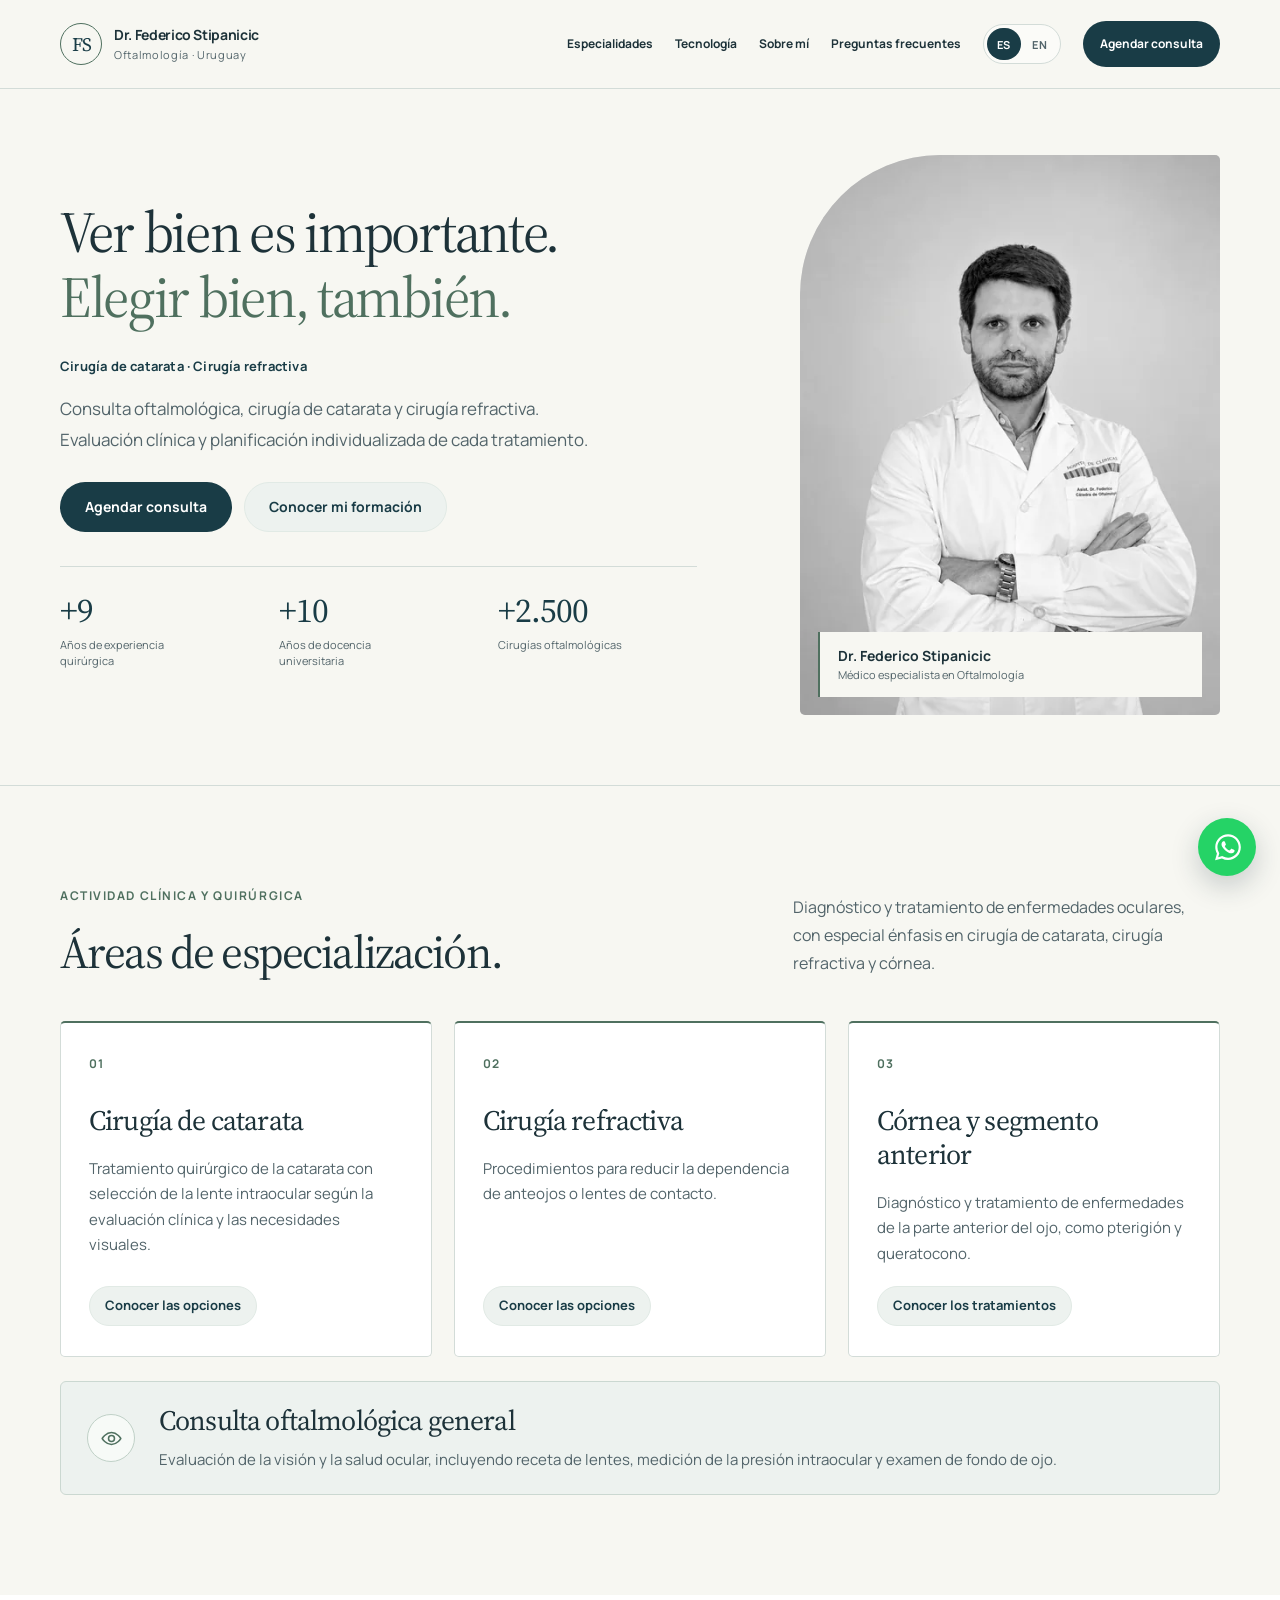
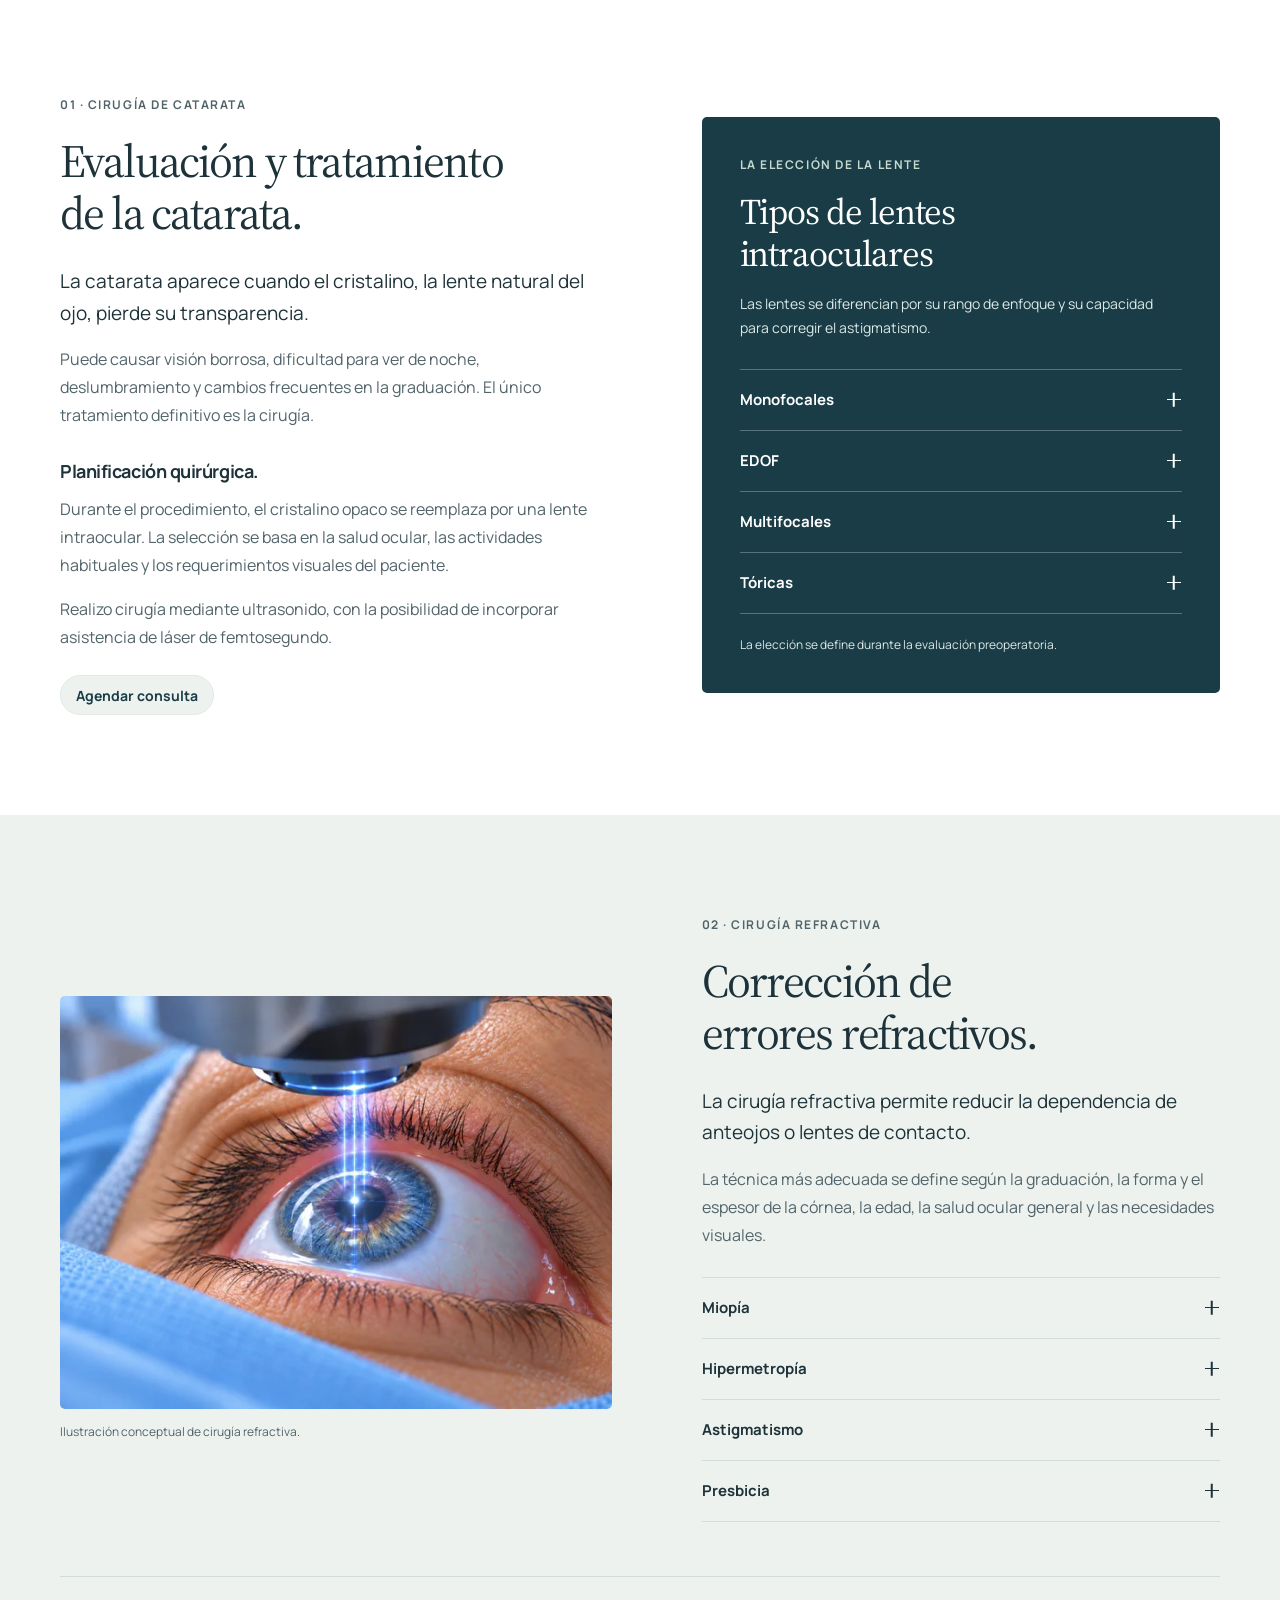
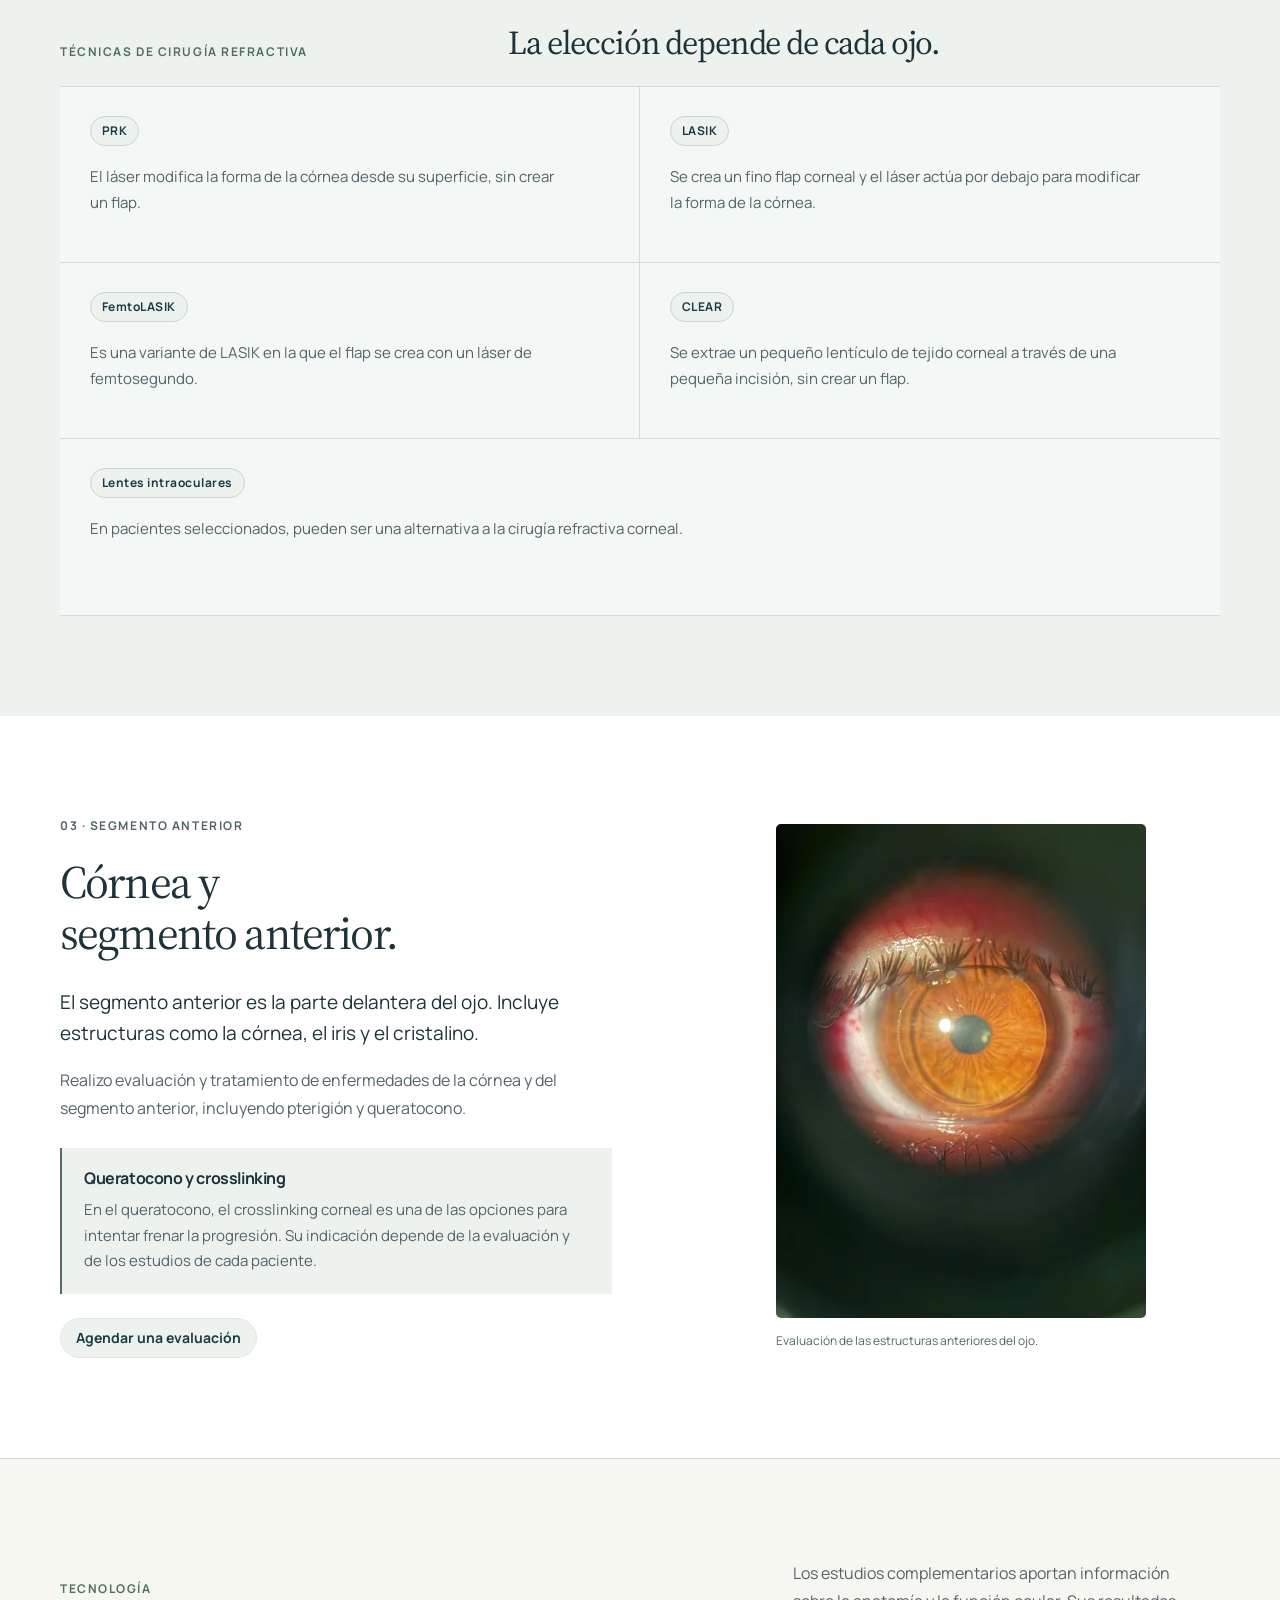
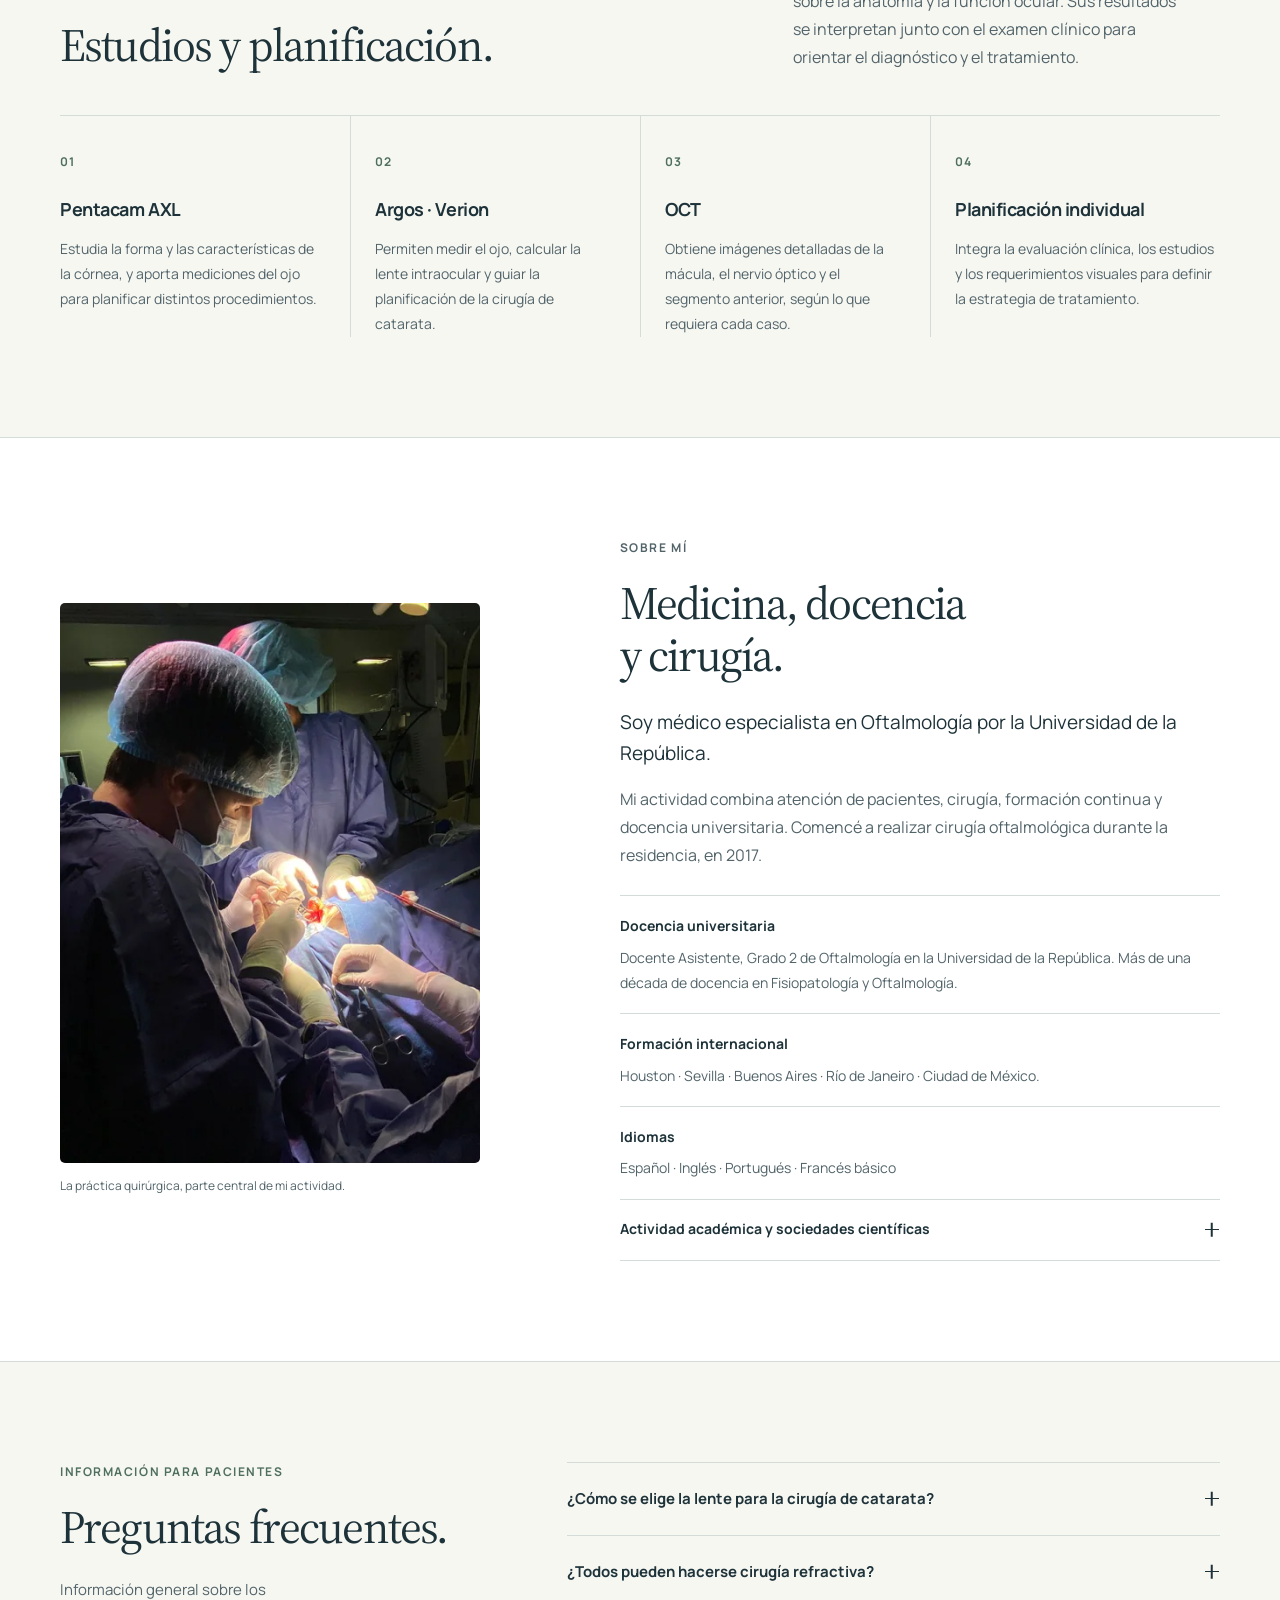
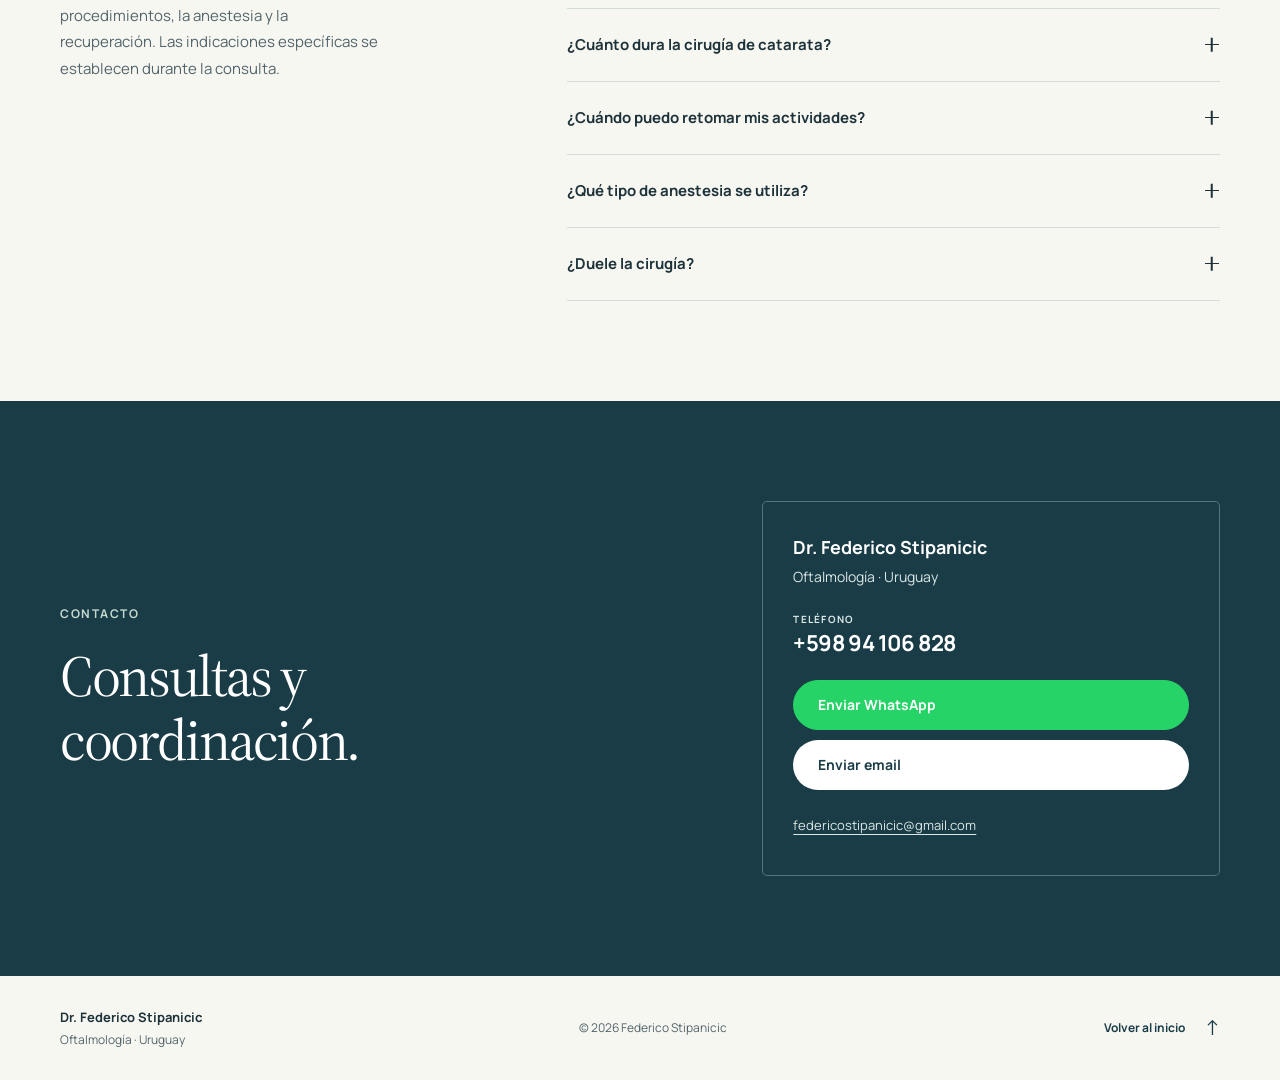
<file: index.html>
<!DOCTYPE html>
<html lang="es-UY">
<head>
  <meta charset="utf-8">
  <meta name="viewport" content="width=device-width, initial-scale=1, viewport-fit=cover">
  <meta name="theme-color" content="#193c46">
  <meta name="description" content="Dr. Federico Stipanicic, oftalmólogo en Uruguay. Consulta oftalmológica, cirugía de catarata, cirugía refractiva y córnea. Evaluación y planificación individual.">
  <title>Dr. Federico Stipanicic · Oftalmología en Uruguay</title>
  <meta property="og:type" content="website">
  <meta property="og:locale" content="es_UY">
  <meta property="og:title" content="Dr. Federico Stipanicic · Oftalmología">
  <meta property="og:description" content="Consulta oftalmológica, cirugía de catarata y cirugía refractiva. Evaluación clínica y planificación quirúrgica.">
  <link rel="canonical" href="https://federicostipanicic.com/">
  <link rel="alternate" hreflang="es-UY" href="https://federicostipanicic.com/">
  <link rel="alternate" hreflang="en" href="https://federicostipanicic.com/en/">
  <link rel="alternate" hreflang="x-default" href="https://federicostipanicic.com/">
  <link rel="icon" href="assets/favicon.svg" type="image/svg+xml">
  <link rel="preload" href="assets/manrope-regular.woff2" as="font" type="font/woff2" crossorigin>
  <link rel="preconnect" href="https://fonts.googleapis.com">
  <link rel="preconnect" href="https://fonts.gstatic.com" crossorigin>
  <link href="https://fonts.googleapis.com/css2?family=Source+Serif+4:opsz,wght@8..60,400;8..60,500&display=swap" rel="stylesheet">
  <link rel="stylesheet" href="style.css">
  <script src="script.js" defer></script>
  <script type="application/ld+json">
  {"@context":"https://schema.org","@type":"Person","name":"Federico Stipanicic","honorificPrefix":"Dr.","jobTitle":"Médico especialista en Oftalmología","description":"Docente Asistente, Grado 2 de Oftalmología en la Universidad de la República.","email":"federicostipanicic@gmail.com","telephone":"+59894106828","alumniOf":{"@type":"CollegeOrUniversity","name":"Universidad de la República"},"knowsAbout":["Oftalmología","Cirugía de catarata","Cirugía refractiva","Córnea"]}
  </script>
</head>
<body>
  <a class="skip-link" href="#contenido">Saltar al contenido</a>
  <header class="site-header">
    <div class="container nav-wrap">
      <a class="brand" href="#inicio" aria-label="Dr. Federico Stipanicic, inicio">
        <span class="brand-mark" aria-hidden="true">FS</span>
        <span><strong>Dr. Federico Stipanicic</strong><small>Oftalmología · Uruguay</small></span>
      </a>
      <button class="menu-toggle" type="button" aria-controls="navegacion" aria-expanded="false" hidden><span class="menu-icon" aria-hidden="true"></span><span class="menu-label">Menú</span></button>
      <nav class="nav" id="navegacion" aria-label="Navegación principal">
        <a href="#especialidades">Especialidades</a>
        <a href="#tecnologia">Tecnología</a>
        <a href="#sobre-mi">Sobre mí</a>
        <a href="#informacion-util">Preguntas frecuentes</a>
        <div class="lang-switch" aria-label="Idioma">
          <span aria-current="page">ES</span><a href="en/index.html" hreflang="en" lang="en">EN</a>
        </div>
        <a class="button button-primary nav-cta" href="#contacto">Agendar consulta</a>
      </nav>
    </div>
  </header>

  <main id="contenido" tabindex="-1">
    <section class="hero" id="inicio" aria-labelledby="titulo-inicio">
      <div class="container hero-grid">
        <div class="hero-copy">
          <h1 id="titulo-inicio">Ver bien es importante.<br><em>Elegir bien, también.</em></h1>
          <p class="hero-specialties">Cirugía de catarata · Cirugía refractiva</p>
          <p class="hero-lead">Consulta oftalmológica, cirugía de catarata y cirugía refractiva. Evaluación clínica y planificación individualizada de cada tratamiento.</p>
          <div class="hero-actions"><a class="button button-primary" href="#contacto">Agendar consulta</a><a class="button button-soft" href="#sobre-mi">Conocer mi formación</a></div>
        </div>
        <figure class="hero-portrait">
          <img src="assets/retrato-800.webp" srcset="assets/retrato-480.webp 480w, assets/retrato-800.webp 800w, assets/retrato-1086.webp 1086w" sizes="(min-width: 1200px) 420px, (min-width: 900px) 38vw, (min-width: 600px) 360px, calc(100vw - 48px)" width="1086" height="1448" fetchpriority="high" alt="Dr. Federico Stipanicic con túnica médica">
          <figcaption><strong>Dr. Federico Stipanicic</strong><span>Médico especialista en Oftalmología</span></figcaption>
        </figure>
        <div class="mobile-hero-cta">
          <a class="button button-primary" id="hero-mobile-appointment" href="#contacto">Agendar consulta</a>
          <p class="mobile-hero-note">Evaluación y planificación individualizada.</p>
        </div>
        <dl class="hero-proof">
          <div><dt>Años de experiencia quirúrgica</dt><dd class="count-up" data-target="9">+9</dd></div>
          <div><dt>Años de docencia universitaria</dt><dd class="count-up" data-target="10">+10</dd></div>
          <div><dt>Cirugías oftalmológicas</dt><dd class="count-up" data-target="2500">+2500</dd></div>
        </dl>
      </div>
    </section>

    <section class="section specialties" id="especialidades" aria-labelledby="titulo-especialidades">
      <div class="container">
        <div class="section-head"><div><p class="eyebrow">Actividad clínica y quirúrgica</p><h2 id="titulo-especialidades">Áreas de especialización.</h2></div><p>Diagnóstico y tratamiento de enfermedades oculares, con especial énfasis en cirugía de catarata, cirugía refractiva y córnea.</p></div>
        <div class="service-grid">
          <article class="service-card"><span class="card-number">01</span><h3>Cirugía de catarata</h3><p>Tratamiento quirúrgico de la catarata con selección de la lente intraocular según la evaluación clínica y las necesidades visuales.</p><a class="text-link pill-link" href="#catarata">Conocer las opciones <span class="sr-only">de cirugía de catarata</span></a></article>
          <article class="service-card"><span class="card-number">02</span><h3>Cirugía refractiva</h3><p>Procedimientos para reducir la dependencia de anteojos o lentes de contacto.</p><a class="text-link pill-link" href="#refractiva">Conocer las opciones <span class="sr-only">de cirugía refractiva</span></a></article>
          <article class="service-card"><span class="card-number">03</span><h3>Córnea y segmento anterior</h3><p>Diagnóstico y tratamiento de enfermedades de la parte anterior del ojo, como pterigión y queratocono.</p><a class="text-link pill-link" href="#segmento-anterior">Conocer los tratamientos</a></article>
        </div>
        <div class="consultation-strip">
          <div class="consultation-icon" aria-hidden="true">
            <svg viewBox="0 0 24 24" focusable="false"><path d="M2.3 12s3.6-6.2 9.7-6.2 9.7 6.2 9.7 6.2-3.6 6.2-9.7 6.2S2.3 12 2.3 12Z"/><circle cx="12" cy="12" r="3.1"/></svg>
          </div>
          <div class="consultation-copy">
            <h3>Consulta oftalmológica general</h3>
            <p>Evaluación de la visión y la salud ocular, incluyendo receta de lentes, medición de la presión intraocular y examen de fondo de ojo.</p>
          </div>
        </div>
      </div>
    </section>

    <section class="section section-white" id="catarata" aria-labelledby="titulo-catarata">
      <div class="container treatment-grid">
        <div class="treatment-copy">
          <p class="eyebrow">01 · Cirugía de catarata</p><h2 id="titulo-catarata">Evaluación y tratamiento<br>de la catarata.</h2>
          <p class="intro">La catarata aparece cuando el cristalino, la lente natural del ojo, pierde su transparencia.</p>
          <p>Puede causar visión borrosa, dificultad para ver de noche, deslumbramiento y cambios frecuentes en la graduación. El único tratamiento definitivo es la cirugía.</p>
          <h3>Planificación quirúrgica.</h3>
          <p>Durante el procedimiento, el cristalino opaco se reemplaza por una lente intraocular. La selección se basa en la salud ocular, las actividades habituales y los requerimientos visuales del paciente.</p>
          <p>Realizo cirugía mediante ultrasonido, con la posibilidad de incorporar asistencia de láser de femtosegundo.</p>
          <a class="text-link treatment-link pill-link" href="#contacto">Agendar consulta</a>
        </div>
        <aside class="lens-panel" aria-labelledby="titulo-lentes">
          <p class="eyebrow">La elección de la lente</p><h3 id="titulo-lentes">Tipos de lentes<br>intraoculares</h3>
          <p>Las lentes se diferencian por su rango de enfoque y su capacidad para corregir el astigmatismo.</p>
          <div class="accordion accordion-light">
            <details><summary>Monofocales <span class="toggle-symbol" aria-hidden="true"></span></summary><div class="details-content"><p>Ofrecen un foco principal, habitualmente para ver de lejos. Para otras distancias, como la lectura, suele ser necesario usar anteojos.</p></div></details>
            <details><summary>EDOF <span class="toggle-symbol" aria-hidden="true"></span></summary><div class="details-content"><p>Son lentes de profundidad de foco extendida. Amplían el rango de visión, especialmente de lejos a distancias intermedias. Para lectura fina pueden requerirse anteojos.</p></div></details>
            <details><summary>Multifocales <span class="toggle-symbol" aria-hidden="true"></span></summary><div class="details-content"><p>Buscan reducir la dependencia de anteojos a diferentes distancias. Su conveniencia se evalúa según la salud ocular, las actividades y las expectativas de cada persona.</p></div></details>
            <details><summary>Tóricas <span class="toggle-symbol" aria-hidden="true"></span></summary><div class="details-content"><p>Corrigen el astigmatismo. Esta característica puede combinarse con una lente monofocal, EDOF o multifocal: no es una categoría de enfoque separada.</p></div></details>
          </div>
          <p class="panel-note">La elección se define durante la evaluación preoperatoria.</p>
        </aside>
      </div>
    </section>

    <section class="section section-tinted" id="refractiva" aria-labelledby="titulo-refractiva">
      <div class="container treatment-grid image-first">
        <div class="treatment-copy"><p class="eyebrow">02 · Cirugía refractiva</p><h2 id="titulo-refractiva">Corrección de<br>errores refractivos.</h2>
          <p class="intro">La cirugía refractiva permite reducir la dependencia de anteojos o lentes de contacto.</p>
          <p>La técnica más adecuada se define según la graduación, la forma y el espesor de la córnea, la edad, la salud ocular general y las necesidades visuales.</p>
          <div class="accordion">
            <details><summary>Miopía <span class="toggle-symbol" aria-hidden="true"></span></summary><div class="details-content"><p>Dificulta ver con claridad los objetos a distancia. Las opciones de corrección dependen de la graduación y de las características de cada ojo.</p></div></details>
            <details><summary>Hipermetropía <span class="toggle-symbol" aria-hidden="true"></span></summary><div class="details-content"><p>Puede dificultar la visión cercana y, en algunos casos, también la lejana. La evaluación permite definir la alternativa más adecuada.</p></div></details>
            <details><summary>Astigmatismo <span class="toggle-symbol" aria-hidden="true"></span></summary><div class="details-content"><p>Produce visión desenfocada o distorsionada a diferentes distancias. Puede corregirse mediante distintas alternativas según cada caso.</p></div></details>
            <details><summary>Presbicia <span class="toggle-symbol" aria-hidden="true"></span></summary><div class="details-content"><p>Con los años, el ojo pierde capacidad para enfocar de cerca. Existen alternativas para disminuir la dependencia de anteojos, que se evalúan según las características y necesidades de cada paciente.</p></div></details>
          </div>
        </div>
        <figure class="treatment-figure refractive-figure"><img src="assets/refractiva-1100.webp" srcset="assets/refractiva-640.webp 640w, assets/refractiva-1100.webp 1100w" sizes="(min-width: 1200px) 528px, (min-width: 900px) 44vw, calc(100vw - 48px)" width="1100" height="825" loading="lazy" decoding="async" alt="Ilustración conceptual de un ojo durante un tratamiento láser"><figcaption>Ilustración conceptual de cirugía refractiva.</figcaption></figure>
      </div>
      <div class="container refractive-techniques" aria-labelledby="titulo-tecnicas-refractivas">
        <div class="refractive-techniques-head">
          <p class="eyebrow">Técnicas de cirugía refractiva</p>
          <h3 id="titulo-tecnicas-refractivas">La elección depende de cada ojo.</h3>
        </div>
        <div class="refractive-technique-grid">
          <article class="refractive-technique-card">
            <span class="technique-label">PRK</span>
            <p>El láser modifica la forma de la córnea desde su superficie, sin crear un flap.</p>
          </article>
          <article class="refractive-technique-card">
            <span class="technique-label">LASIK</span>
            <p>Se crea un fino flap corneal y el láser actúa por debajo para modificar la forma de la córnea.</p>
          </article>
          <article class="refractive-technique-card">
            <span class="technique-label">FemtoLASIK</span>
            <p>Es una variante de LASIK en la que el flap se crea con un láser de femtosegundo.</p>
          </article>
          <article class="refractive-technique-card">
            <span class="technique-label">CLEAR</span>
            <p>Se extrae un pequeño lentículo de tejido corneal a través de una pequeña incisión, sin crear un flap.</p>
          </article>
          <article class="refractive-technique-card">
            <span class="technique-label">Lentes intraoculares</span>
            <p>En pacientes seleccionados, pueden ser una alternativa a la cirugía refractiva corneal.</p>
          </article>
        </div>
      </div>
    </section>

    <section class="section section-white" id="segmento-anterior" aria-labelledby="titulo-segmento">
      <div class="container treatment-grid">
        <div class="treatment-copy"><p class="eyebrow">03 · Segmento anterior</p><h2 id="titulo-segmento">Córnea y<br>segmento anterior.</h2>
          <p class="intro">El segmento anterior es la parte delantera del ojo. Incluye estructuras como la córnea, el iris y el cristalino.</p>
          <p>Realizo evaluación y tratamiento de enfermedades de la córnea y del segmento anterior, incluyendo pterigión y queratocono.</p>
          <div class="clinical-note"><h3>Queratocono y crosslinking</h3><p>En el queratocono, el crosslinking corneal es una de las opciones para intentar frenar la progresión. Su indicación depende de la evaluación y de los estudios de cada paciente.</p></div>
          <a class="text-link treatment-link pill-link" href="#contacto">Agendar una evaluación</a>
        </div>
        <figure class="treatment-figure clinical-figure"><img src="assets/segmento-anterior-900.webp" srcset="assets/segmento-anterior-480.webp 480w, assets/segmento-anterior-900.webp 900w" sizes="(min-width: 1200px) 370px, (min-width: 900px) 33vw, (min-width: 600px) 360px, calc(100vw - 48px)" width="900" height="1200" loading="lazy" decoding="async" alt="Fotografía clínica del segmento anterior del ojo"><figcaption>Evaluación de las estructuras anteriores del ojo.</figcaption></figure>
      </div>
    </section>

    <section class="section technology" id="tecnologia" aria-labelledby="titulo-tecnologia">
      <div class="container">
        <div class="section-head"><div><p class="eyebrow">Tecnología</p><h2 id="titulo-tecnologia">Estudios y planificación.</h2></div><p>Los estudios complementarios aportan información sobre la anatomía y la función ocular. Sus resultados se interpretan junto con el examen clínico para orientar el diagnóstico y el tratamiento.</p></div>
        <div class="technology-grid">
          <article><span class="card-number">01</span><h3>Pentacam AXL</h3><p>Estudia la forma y las características de la córnea, y aporta mediciones del ojo para planificar distintos procedimientos.</p></article>
          <article><span class="card-number">02</span><h3>Argos · Verion</h3><p>Permiten medir el ojo, calcular la lente intraocular y guiar la planificación de la cirugía de catarata.</p></article>
          <article><span class="card-number">03</span><h3>OCT</h3><p>Obtiene imágenes detalladas de la mácula, el nervio óptico y el segmento anterior, según lo que requiera cada caso.</p></article>
          <article><span class="card-number">04</span><h3>Planificación individual</h3><p>Integra la evaluación clínica, los estudios y los requerimientos visuales para definir la estrategia de tratamiento.</p></article>
        </div>
      </div>
    </section>

    <section class="section section-white" id="sobre-mi" aria-labelledby="titulo-sobre-mi">
      <div class="container about-grid">
        <div class="about-copy"><p class="eyebrow">Sobre mí</p><h2 id="titulo-sobre-mi">Medicina, docencia<br>y cirugía.</h2>
          <p class="intro">Soy médico especialista en Oftalmología por la Universidad de la República.</p>
          <p>Mi actividad combina atención de pacientes, cirugía, formación continua y docencia universitaria. Comencé a realizar cirugía oftalmológica durante la residencia, en 2017.</p>
          <dl class="credentials"><div><dt>Docencia universitaria</dt><dd>Docente Asistente, Grado 2 de Oftalmología en la Universidad de la República. Más de una década de docencia en Fisiopatología y Oftalmología.</dd></div><div><dt>Formación internacional</dt><dd>Houston · Sevilla · Buenos Aires · Río de Janeiro · Ciudad de México.</dd></div><div><dt>Idiomas</dt><dd>Español · Inglés · Portugués · Francés básico</dd></div></dl>
          <details class="academic-details"><summary>Actividad académica y sociedades científicas <span class="toggle-symbol" aria-hidden="true"></span></summary><div class="details-content"><h3>Congresos e investigación</h3><p>Participación como expositor en congresos nacionales e internacionales y en trabajos de investigación científica.</p><h3>Sociedades científicas</h3><ul class="societies"><li><strong>ASCRS</strong><span>American Society of Cataract and Refractive Surgery</span></li><li><strong>ASUO</strong><span>Asociación Uruguaya de Oftalmología</span></li><li><strong>SUCRyC</strong><span>Sociedad Uruguaya de Catarata, Cirugía Refractiva y Córnea</span></li></ul></div></details>
        </div>
        <figure class="treatment-figure about-figure"><img src="assets/quirofano-900.webp" srcset="assets/quirofano-480.webp 480w, assets/quirofano-900.webp 900w" sizes="(min-width: 1200px) 420px, (min-width: 900px) 38vw, (min-width: 600px) 420px, calc(100vw - 48px)" width="900" height="1200" loading="lazy" decoding="async" alt="Dr. Federico Stipanicic durante una intervención quirúrgica"><figcaption>La práctica quirúrgica, parte central de mi actividad.</figcaption></figure>
      </div>
    </section>

    <section class="section faq" id="informacion-util" aria-labelledby="titulo-preguntas">
      <div class="container faq-grid">
        <div class="faq-heading"><p class="eyebrow">Información para pacientes</p><h2 id="titulo-preguntas">Preguntas frecuentes.</h2><p>Información general sobre los procedimientos, la anestesia y la recuperación. Las indicaciones específicas se establecen durante la consulta.</p></div>
        <div class="accordion faq-accordion">
          <details><summary>¿Cómo se elige la lente para la cirugía de catarata? <span class="toggle-symbol" aria-hidden="true"></span></summary><div class="details-content"><p>La elección considera la anatomía y la salud ocular, las actividades habituales y las expectativas del paciente. No existe una única lente adecuada para todos los casos.</p></div></details>
          <details><summary>¿Todos pueden hacerse cirugía refractiva? <span class="toggle-symbol" aria-hidden="true"></span></summary><div class="details-content"><p>No. Se requiere una evaluación completa, especialmente de la córnea, la graduación y su estabilidad, para determinar si la cirugía es una opción adecuada.</p></div></details>
          <details><summary>¿Cuánto dura la cirugía de catarata? <span class="toggle-symbol" aria-hidden="true"></span></summary><div class="details-content"><p>Como referencia, suele durar alrededor de 20 minutos, aunque depende de las características de cada caso. La preparación y la recuperación inmediata requieren tiempo adicional.</p></div></details>
          <details><summary>¿Cuándo puedo retomar mis actividades? <span class="toggle-symbol" aria-hidden="true"></span></summary><div class="details-content"><p>Depende de la cirugía, la evolución y el tipo de actividad. En algunos casos es posible retomar tareas de oficina al día siguiente. El ejercicio, los esfuerzos y la conducción requieren indicaciones específicas.</p></div></details>
          <details><summary>¿Qué tipo de anestesia se utiliza? <span class="toggle-symbol" aria-hidden="true"></span></summary><div class="details-content"><p>En muchas cirugías de catarata y refractivas se utiliza anestesia local en gotas. Según el procedimiento y las necesidades del paciente, pueden requerirse otras medidas anestésicas o sedación.</p></div></details>
          <details><summary>¿Duele la cirugía? <span class="toggle-symbol" aria-hidden="true"></span></summary><div class="details-content"><p>Con la anestesia, habitualmente no se siente dolor durante el procedimiento, aunque pueden percibirse luces, contacto o presión. El equipo supervisa el confort del paciente durante la cirugía.</p></div></details>
        </div>
      </div>
    </section>

    <section class="contact section" id="contacto" aria-labelledby="titulo-contacto">
      <div class="container contact-grid"><div><p class="eyebrow">Contacto</p><h2 id="titulo-contacto">Consultas y<br>coordinación.</h2></div>
        <div class="contact-card">
          <p class="contact-name">Dr. Federico Stipanicic</p>
          <p>Oftalmología · Uruguay</p>
          <a class="contact-phone" href="tel:+59894106828" aria-label="Llamar al +598 94 106 828"><span>Teléfono</span><strong>+598 94 106 828</strong></a>
          <div class="contact-buttons">
            <a class="button button-whatsapp" href="https://wa.me/59894106828" target="_blank" rel="noopener noreferrer">Enviar WhatsApp</a>
            <a class="button button-light" href="mailto:federicostipanicic@gmail.com?subject=Consulta%20oftalmol%C3%B3gica">Enviar email</a>
          </div>
          <a class="email-link" href="mailto:federicostipanicic@gmail.com">federicostipanicic@gmail.com</a>
        </div>
      </div>
    </section>
  </main>
  <footer class="footer"><div class="container footer-grid"><div><strong>Dr. Federico Stipanicic</strong><span>Oftalmología · Uruguay</span></div><p>© <span data-year>2026</span> Federico Stipanicic</p><a class="text-link" href="#inicio">Volver al inicio <span aria-hidden="true">↑</span></a></div></footer>
  <nav class="mobile-cta" aria-label="Acceso rápido a consulta"><a class="button button-primary" href="#contacto">Agendar consulta</a></nav>
  <a class="whatsapp-float" href="https://wa.me/59894106828" target="_blank" rel="noopener noreferrer" aria-label="Enviar WhatsApp para agendar consulta">
    <span class="whatsapp-tooltip">Agendar consulta</span>
    <svg class="whatsapp-icon" viewBox="0 0 24 24" aria-hidden="true" focusable="false">
      <path fill="currentColor" d="M12.04 2C6.58 2 2.14 6.44 2.14 11.9c0 1.74.45 3.45 1.31 4.95L2 22l5.28-1.38a9.86 9.86 0 0 0 4.75 1.21h.01c5.46 0 9.9-4.44 9.9-9.9C21.94 6.44 17.5 2 12.04 2Zm0 18.16h-.01a8.2 8.2 0 0 1-4.18-1.14l-.3-.18-3.13.82.84-3.05-.2-.31a8.18 8.18 0 0 1-1.26-4.4c0-4.54 3.7-8.23 8.24-8.23 4.54 0 8.23 3.69 8.23 8.23 0 4.54-3.69 8.23-8.23 8.23Zm4.52-6.17c-.25-.12-1.47-.72-1.7-.8-.23-.08-.39-.12-.56.12-.17.25-.64.8-.78.97-.14.17-.29.19-.54.06-.25-.12-1.05-.39-2-1.24-.74-.66-1.24-1.47-1.38-1.72-.14-.25-.02-.38.11-.5.11-.11.25-.29.37-.43.12-.14.17-.25.25-.41.08-.17.04-.31-.02-.43-.06-.12-.56-1.35-.77-1.84-.2-.49-.41-.42-.56-.43h-.48c-.17 0-.43.06-.66.31-.23.25-.87.85-.87 2.07 0 1.22.89 2.4 1.02 2.57.12.17 1.75 2.67 4.24 3.74.59.25 1.05.4 1.41.52.59.19 1.13.16 1.56.1.48-.07 1.47-.6 1.68-1.18.21-.58.21-1.08.15-1.18-.06-.1-.23-.16-.48-.29Z"/>
    </svg>
  </a>
</body>
</html>
</file>
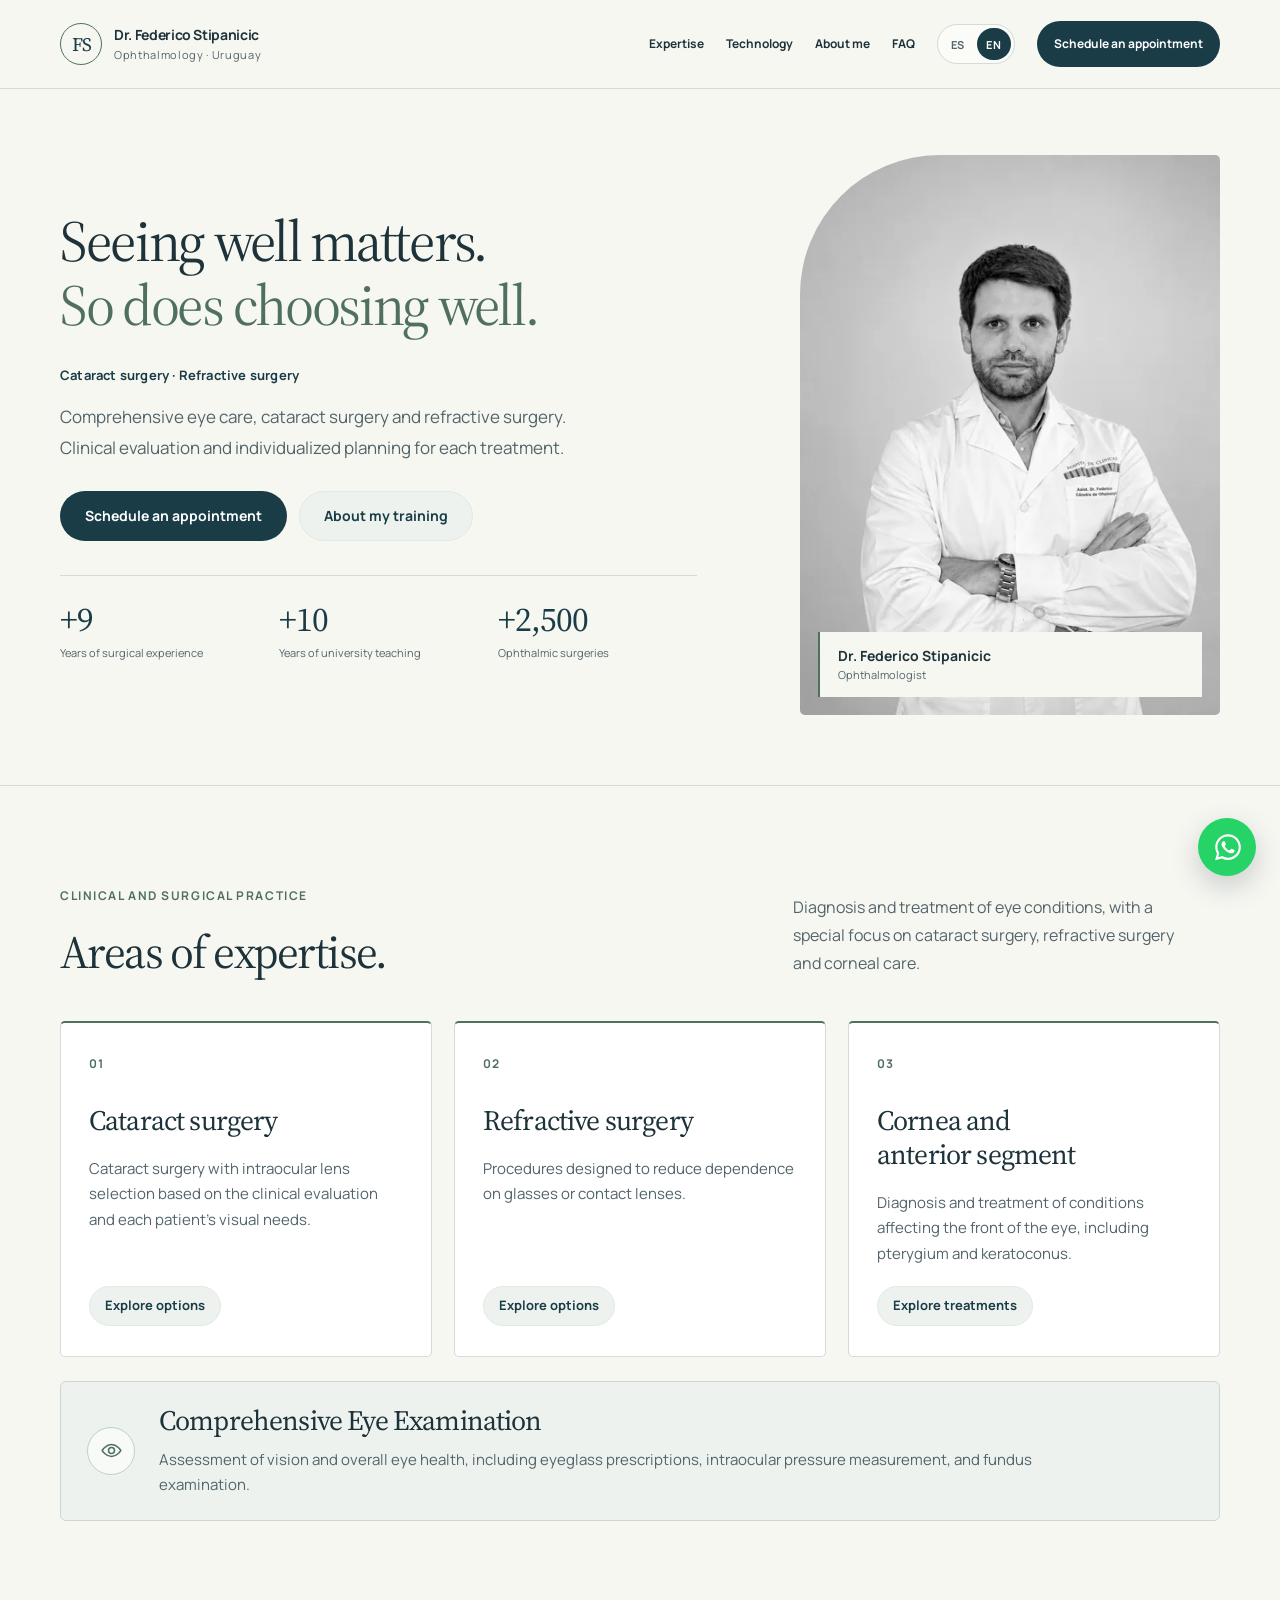
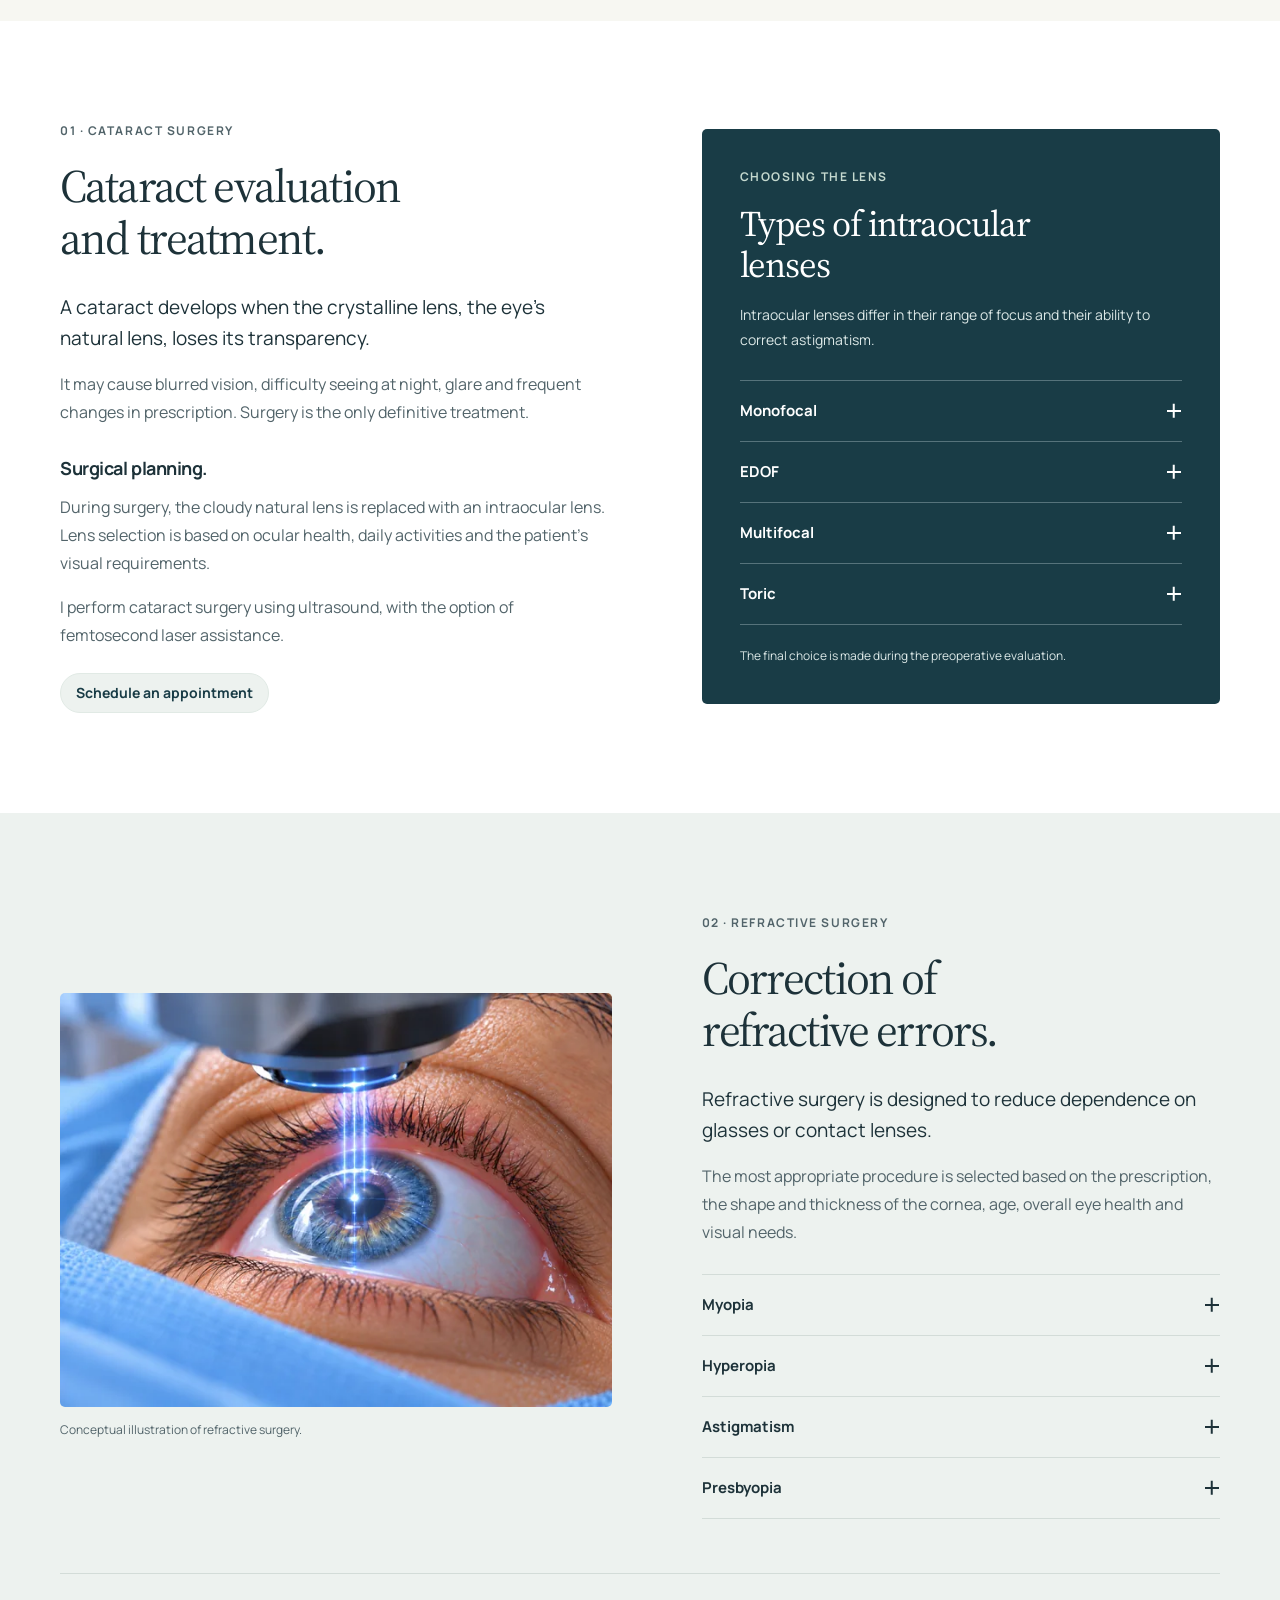
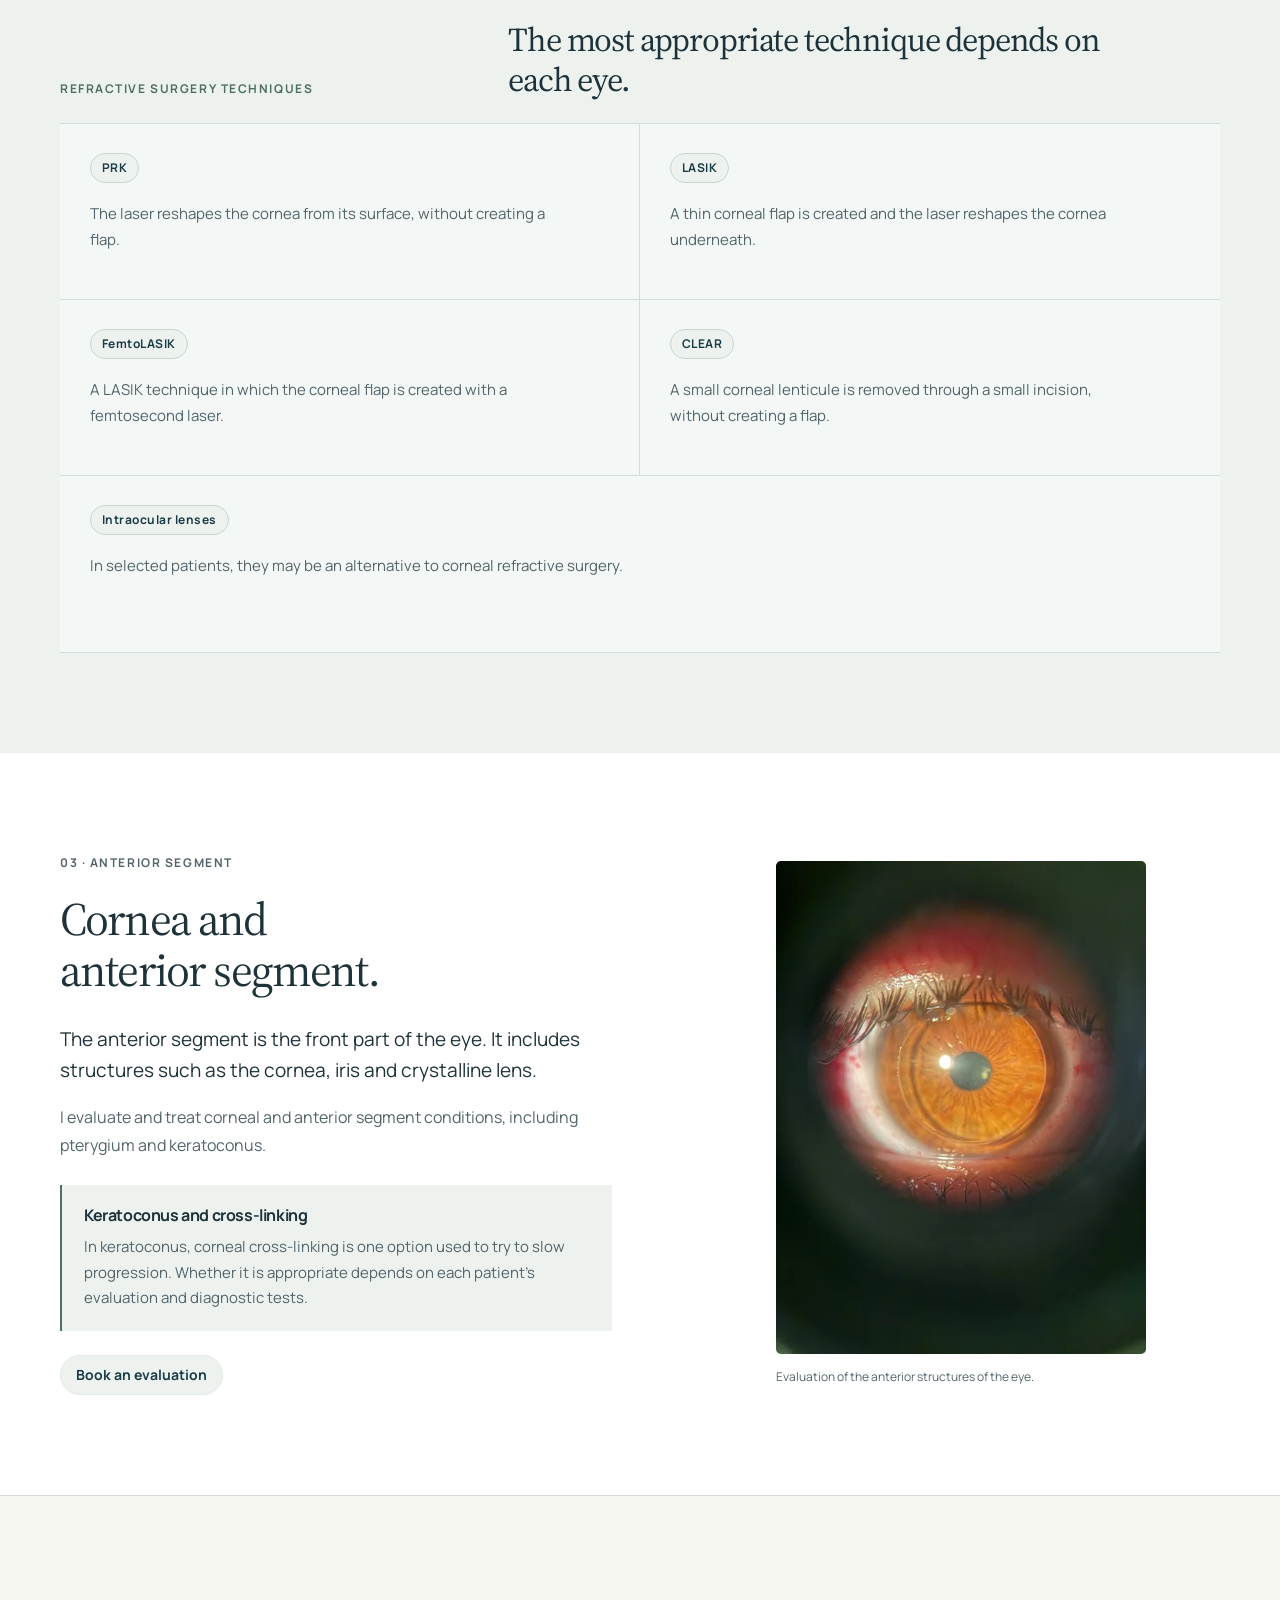
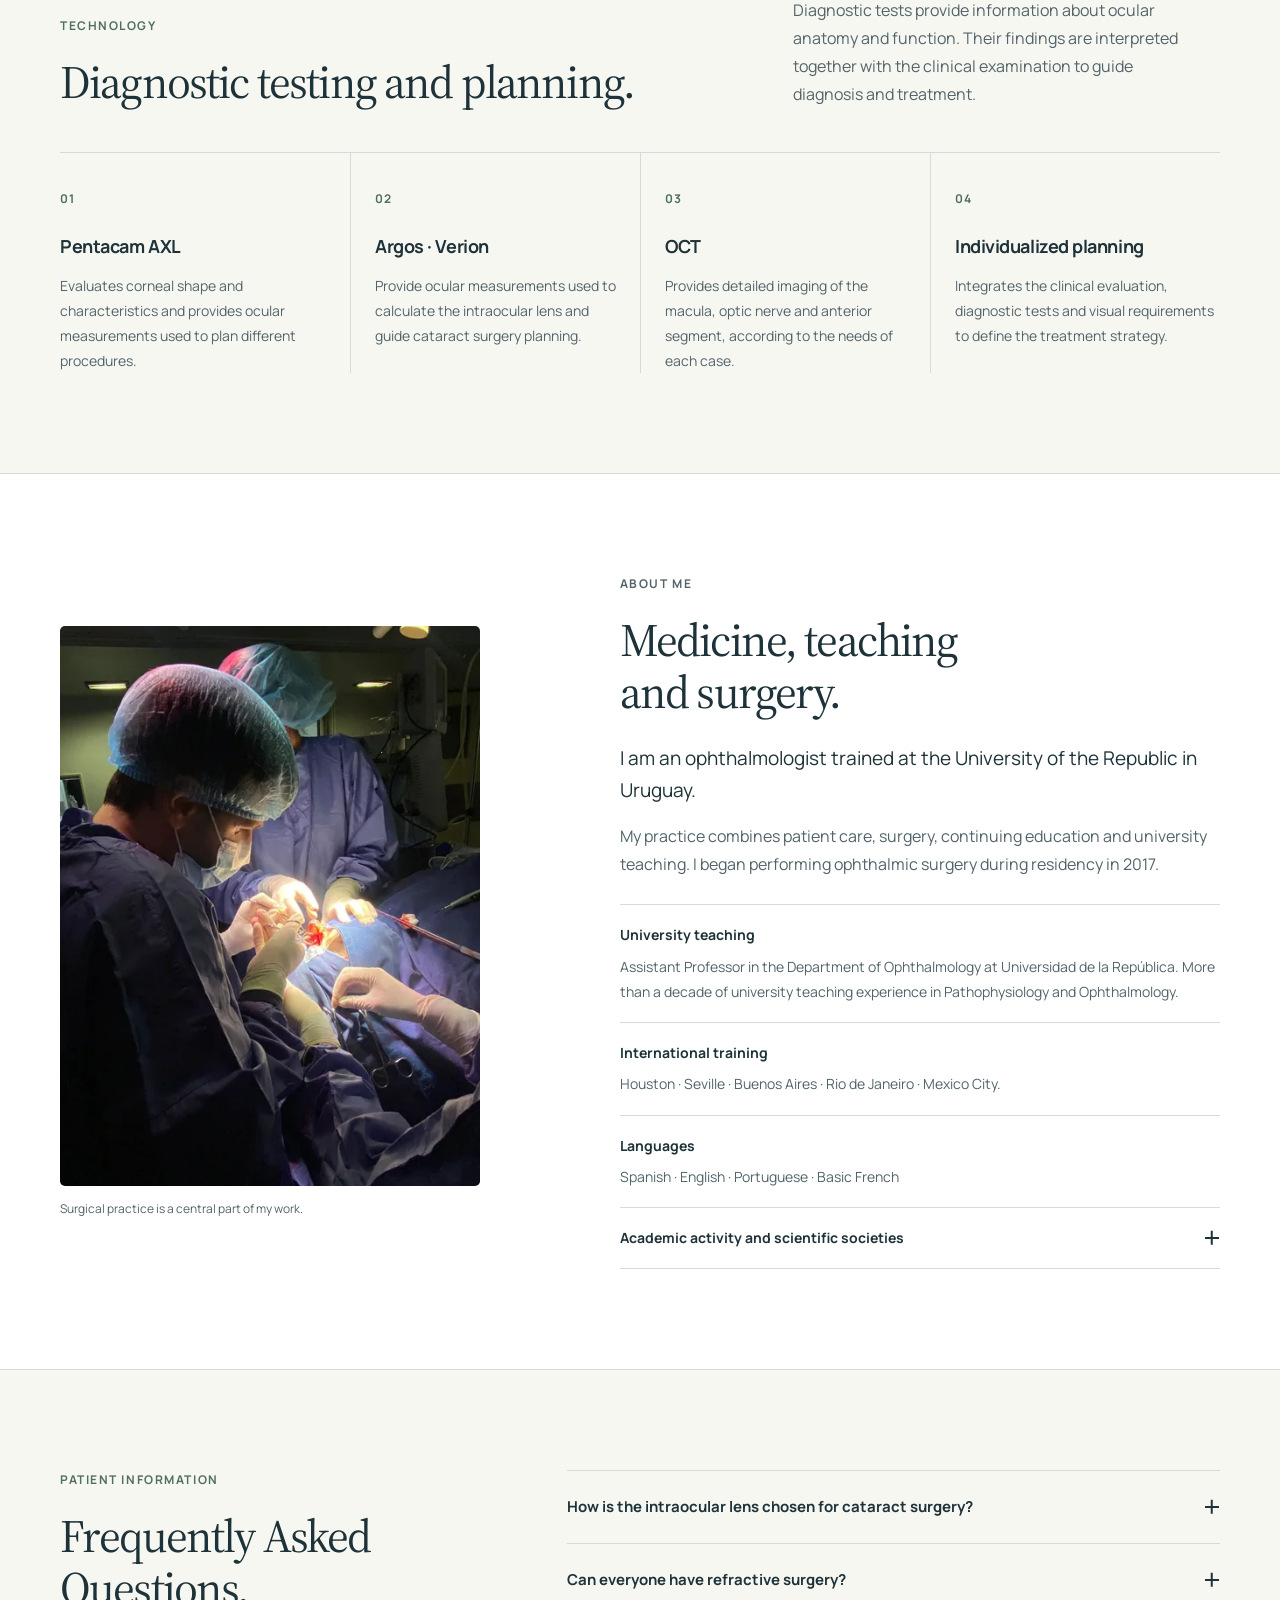
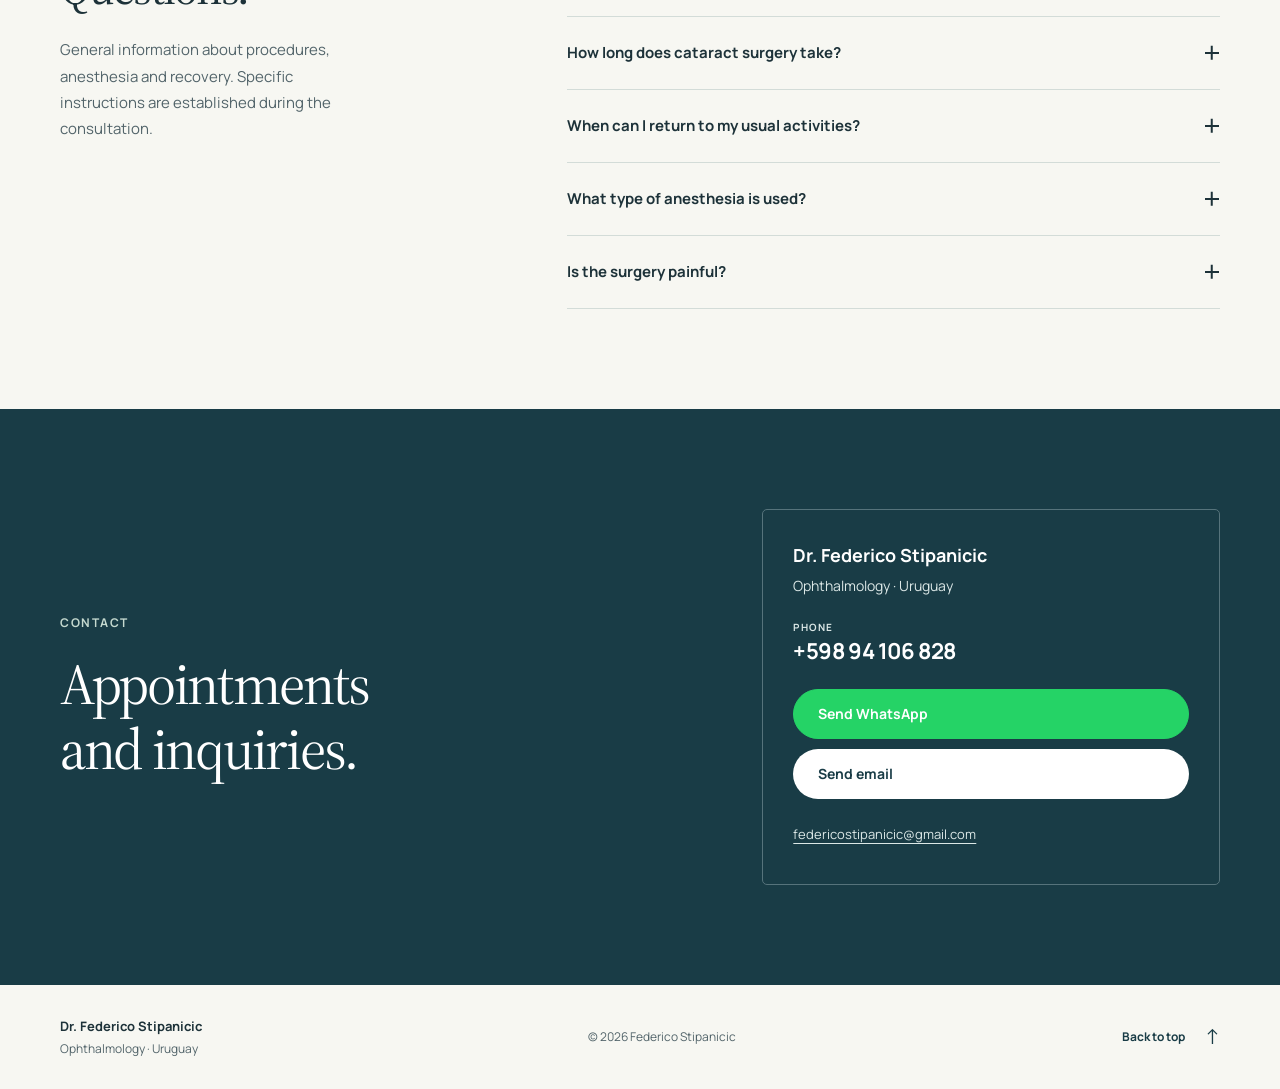
<file: en/index.html>
<!DOCTYPE html>
<html lang="en">
<head>
  <meta charset="utf-8">
  <meta name="viewport" content="width=device-width, initial-scale=1, viewport-fit=cover">
  <meta name="theme-color" content="#193c46">
  <meta name="description" content="Dr. Federico Stipanicic, ophthalmologist in Uruguay. Comprehensive eye care, cataract surgery, refractive surgery and corneal care with individualized evaluation and planning.">
  <title>Dr. Federico Stipanicic · Ophthalmologist in Uruguay</title>
  <meta property="og:type" content="website">
  <meta property="og:locale" content="en_US">
  <meta property="og:title" content="Dr. Federico Stipanicic · Ophthalmology">
  <meta property="og:description" content="Comprehensive eye care, cataract surgery and refractive surgery. Clinical evaluation and individualized surgical planning.">
  <link rel="canonical" href="https://federicostipanicic.com/en/">
  <link rel="alternate" hreflang="es-UY" href="https://federicostipanicic.com/">
  <link rel="alternate" hreflang="en" href="https://federicostipanicic.com/en/">
  <link rel="alternate" hreflang="x-default" href="https://federicostipanicic.com/">
  <link rel="icon" href="../assets/favicon.svg" type="image/svg+xml">
  <link rel="preload" href="../assets/manrope-regular.woff2" as="font" type="font/woff2" crossorigin>
  <link rel="preconnect" href="https://fonts.googleapis.com">
  <link rel="preconnect" href="https://fonts.gstatic.com" crossorigin>
  <link href="https://fonts.googleapis.com/css2?family=Source+Serif+4:opsz,wght@8..60,400;8..60,500&display=swap" rel="stylesheet">
  <link rel="stylesheet" href="../style.css">
  <script src="../script.js" defer></script>
  <script type="application/ld+json">
  {"@context":"https://schema.org","@type":"Person","name":"Federico Stipanicic","honorificPrefix":"Dr.","jobTitle":"Ophthalmologist","description":"Assistant Professor in the Department of Ophthalmology at Universidad de la República. More than a decade of university teaching experience in Pathophysiology and Ophthalmology.","email":"federicostipanicic@gmail.com","telephone":"+59894106828","alumniOf":{"@type":"CollegeOrUniversity","name":"University of the Republic, Uruguay"},"knowsAbout":["Ophthalmology","Cataract surgery","Refractive surgery","Cornea"]}
  </script>
</head>
<body>
  <a class="skip-link" href="#contenido">Skip to content</a>
  <header class="site-header">
    <div class="container nav-wrap">
      <a class="brand" href="#inicio" aria-label="Dr. Federico Stipanicic, home">
        <span class="brand-mark" aria-hidden="true">FS</span>
        <span><strong>Dr. Federico Stipanicic</strong><small>Ophthalmology · Uruguay</small></span>
      </a>
      <button class="menu-toggle" type="button" aria-controls="navegacion" aria-expanded="false" hidden><span class="menu-icon" aria-hidden="true"></span><span class="menu-label">Menu</span></button>
      <nav class="nav" id="navegacion" aria-label="Main navigation">
        <a href="#especialidades">Expertise</a>
        <a href="#tecnologia">Technology</a>
        <a href="#sobre-mi">About me</a>
        <a href="#informacion-util">FAQ</a>
        <div class="lang-switch" aria-label="Language">
          <a href="../index.html" hreflang="es-UY" lang="es-UY">ES</a><span aria-current="page">EN</span>
        </div>
        <a class="button button-primary nav-cta" href="#contacto">Schedule an appointment</a>
      </nav>
    </div>
  </header>

  <main id="contenido" tabindex="-1">
    <section class="hero" id="inicio" aria-labelledby="titulo-inicio">
      <div class="container hero-grid">
        <div class="hero-copy">
          <h1 id="titulo-inicio">Seeing well matters.<br><em>So does choosing well.</em></h1>
          <p class="hero-specialties">Cataract surgery · Refractive surgery</p>
          <p class="hero-lead">Comprehensive eye care, cataract surgery and refractive surgery. Clinical evaluation and individualized planning for each treatment.</p>
          <div class="hero-actions"><a class="button button-primary" href="#contacto">Schedule an appointment</a><a class="button button-soft" href="#sobre-mi">About my training</a></div>
        </div>
        <figure class="hero-portrait">
          <img src="../assets/retrato-800.webp" srcset="../assets/retrato-480.webp 480w, ../assets/retrato-800.webp 800w, ../assets/retrato-1086.webp 1086w" sizes="(min-width: 1200px) 420px, (min-width: 900px) 38vw, (min-width: 600px) 360px, calc(100vw - 48px)" width="1086" height="1448" fetchpriority="high" alt="Dr. Federico Stipanicic wearing a medical coat">
          <figcaption><strong>Dr. Federico Stipanicic</strong><span>Ophthalmologist</span></figcaption>
        </figure>
        <div class="mobile-hero-cta">
          <a class="button button-primary" id="hero-mobile-appointment" href="#contacto">Schedule an appointment</a>
          <p class="mobile-hero-note">Individualized evaluation and planning.</p>
        </div>
        <dl class="hero-proof">
          <div><dt>Years of surgical experience</dt><dd class="count-up" data-target="9">+9</dd></div>
          <div><dt>Years of university teaching</dt><dd class="count-up" data-target="10">+10</dd></div>
          <div><dt>Ophthalmic surgeries</dt><dd class="count-up" data-target="2500">+2500</dd></div>
        </dl>
      </div>
    </section>

    <section class="section specialties" id="especialidades" aria-labelledby="titulo-especialidades">
      <div class="container">
        <div class="section-head"><div><p class="eyebrow">Clinical and surgical practice</p><h2 id="titulo-especialidades">Areas of expertise.</h2></div><p>Diagnosis and treatment of eye conditions, with a special focus on cataract surgery, refractive surgery and corneal care.</p></div>
        <div class="service-grid">
          <article class="service-card"><span class="card-number">01</span><h3>Cataract surgery</h3><p>Cataract surgery with intraocular lens selection based on the clinical evaluation and each patient's visual needs.</p><a class="text-link pill-link" href="#catarata">Explore options <span class="sr-only">for cataract surgery</span></a></article>
          <article class="service-card"><span class="card-number">02</span><h3>Refractive surgery</h3><p>Procedures designed to reduce dependence on glasses or contact lenses.</p><a class="text-link pill-link" href="#refractiva">Explore options <span class="sr-only">for refractive surgery</span></a></article>
          <article class="service-card"><span class="card-number">03</span><h3>Cornea and anterior segment</h3><p>Diagnosis and treatment of conditions affecting the front of the eye, including pterygium and keratoconus.</p><a class="text-link pill-link" href="#segmento-anterior">Explore treatments</a></article>
        </div>
        <div class="consultation-strip">
          <div class="consultation-icon" aria-hidden="true">
            <svg viewBox="0 0 24 24" focusable="false"><path d="M2.3 12s3.6-6.2 9.7-6.2 9.7 6.2 9.7 6.2-3.6 6.2-9.7 6.2S2.3 12 2.3 12Z"/><circle cx="12" cy="12" r="3.1"/></svg>
          </div>
          <div class="consultation-copy">
            <h3>Comprehensive Eye Examination</h3>
            <p>Assessment of vision and overall eye health, including eyeglass prescriptions, intraocular pressure measurement, and fundus examination.</p>
          </div>
        </div>
      </div>
    </section>

    <section class="section section-white" id="catarata" aria-labelledby="titulo-catarata">
      <div class="container treatment-grid">
        <div class="treatment-copy">
          <p class="eyebrow">01 · Cataract surgery</p><h2 id="titulo-catarata">Cataract evaluation<br>and treatment.</h2>
          <p class="intro">A cataract develops when the crystalline lens, the eye's natural lens, loses its transparency.</p>
          <p>It may cause blurred vision, difficulty seeing at night, glare and frequent changes in prescription. Surgery is the only definitive treatment.</p>
          <h3>Surgical planning.</h3>
          <p>During surgery, the cloudy natural lens is replaced with an intraocular lens. Lens selection is based on ocular health, daily activities and the patient's visual requirements.</p>
          <p>I perform cataract surgery using ultrasound, with the option of femtosecond laser assistance.</p>
          <a class="text-link treatment-link pill-link" href="#contacto">Schedule an appointment</a>
        </div>
        <aside class="lens-panel" aria-labelledby="titulo-lentes">
          <p class="eyebrow">Choosing the lens</p><h3 id="titulo-lentes">Types of intraocular<br>lenses</h3>
          <p>Intraocular lenses differ in their range of focus and their ability to correct astigmatism.</p>
          <div class="accordion accordion-light">
            <details><summary>Monofocal <span class="toggle-symbol" aria-hidden="true"></span></summary><div class="details-content"><p>They provide one main focal point, usually for distance vision. Glasses are often needed for other distances, such as reading.</p></div></details>
            <details><summary>EDOF <span class="toggle-symbol" aria-hidden="true"></span></summary><div class="details-content"><p>These are extended-depth-of-focus lenses. They broaden the range of vision, particularly from distance to intermediate vision. Glasses may still be needed for fine near tasks.</p></div></details>
            <details><summary>Multifocal <span class="toggle-symbol" aria-hidden="true"></span></summary><div class="details-content"><p>They are designed to reduce dependence on glasses at different distances. Suitability is assessed according to ocular health, daily activities and each person's expectations.</p></div></details>
            <details><summary>Toric <span class="toggle-symbol" aria-hidden="true"></span></summary><div class="details-content"><p>They correct astigmatism. This feature can be combined with a monofocal, EDOF or multifocal lens; it is not a separate category of focus.</p></div></details>
          </div>
          <p class="panel-note">The final choice is made during the preoperative evaluation.</p>
        </aside>
      </div>
    </section>

    <section class="section section-tinted" id="refractiva" aria-labelledby="titulo-refractiva">
      <div class="container treatment-grid image-first">
        <div class="treatment-copy"><p class="eyebrow">02 · Refractive surgery</p><h2 id="titulo-refractiva">Correction of<br>refractive errors.</h2>
          <p class="intro">Refractive surgery is designed to reduce dependence on glasses or contact lenses.</p>
          <p>The most appropriate procedure is selected based on the prescription, the shape and thickness of the cornea, age, overall eye health and visual needs.</p>
          <div class="accordion">
            <details><summary>Myopia <span class="toggle-symbol" aria-hidden="true"></span></summary><div class="details-content"><p>It makes distant objects appear blurred. Correction options depend on the prescription and the characteristics of each eye.</p></div></details>
            <details><summary>Hyperopia <span class="toggle-symbol" aria-hidden="true"></span></summary><div class="details-content"><p>It may affect near vision and, in some cases, distance vision as well. The evaluation helps determine the most appropriate option.</p></div></details>
            <details><summary>Astigmatism <span class="toggle-symbol" aria-hidden="true"></span></summary><div class="details-content"><p>It can cause blurred or distorted vision at different distances. Several corrective options may be considered depending on the case.</p></div></details>
            <details><summary>Presbyopia <span class="toggle-symbol" aria-hidden="true"></span></summary><div class="details-content"><p>With age, the eye gradually loses its ability to focus at near. Different options may reduce dependence on glasses and are assessed according to each patient's characteristics and needs.</p></div></details>
          </div>
        </div>
        <figure class="treatment-figure refractive-figure"><img src="../assets/refractiva-1100.webp" srcset="../assets/refractiva-640.webp 640w, ../assets/refractiva-1100.webp 1100w" sizes="(min-width: 1200px) 528px, (min-width: 900px) 44vw, calc(100vw - 48px)" width="1100" height="825" loading="lazy" decoding="async" alt="Conceptual illustration of an eye during laser treatment"><figcaption>Conceptual illustration of refractive surgery.</figcaption></figure>
      </div>
      <div class="container refractive-techniques" aria-labelledby="refractive-techniques-title">
        <div class="refractive-techniques-head">
          <p class="eyebrow">Refractive surgery techniques</p>
          <h3 id="refractive-techniques-title">The most appropriate technique depends on each eye.</h3>
        </div>
        <div class="refractive-technique-grid">
          <article class="refractive-technique-card">
            <span class="technique-label">PRK</span>
            <p>The laser reshapes the cornea from its surface, without creating a flap.</p>
          </article>
          <article class="refractive-technique-card">
            <span class="technique-label">LASIK</span>
            <p>A thin corneal flap is created and the laser reshapes the cornea underneath.</p>
          </article>
          <article class="refractive-technique-card">
            <span class="technique-label">FemtoLASIK</span>
            <p>A LASIK technique in which the corneal flap is created with a femtosecond laser.</p>
          </article>
          <article class="refractive-technique-card">
            <span class="technique-label">CLEAR</span>
            <p>A small corneal lenticule is removed through a small incision, without creating a flap.</p>
          </article>
          <article class="refractive-technique-card">
            <span class="technique-label">Intraocular lenses</span>
            <p>In selected patients, they may be an alternative to corneal refractive surgery.</p>
          </article>
        </div>
      </div>
    </section>

    <section class="section section-white" id="segmento-anterior" aria-labelledby="titulo-segmento">
      <div class="container treatment-grid">
        <div class="treatment-copy"><p class="eyebrow">03 · Anterior segment</p><h2 id="titulo-segmento">Cornea and<br>anterior segment.</h2>
          <p class="intro">The anterior segment is the front part of the eye. It includes structures such as the cornea, iris and crystalline lens.</p>
          <p>I evaluate and treat corneal and anterior segment conditions, including pterygium and keratoconus.</p>
          <div class="clinical-note"><h3>Keratoconus and cross-linking</h3><p>In keratoconus, corneal cross-linking is one option used to try to slow progression. Whether it is appropriate depends on each patient's evaluation and diagnostic tests.</p></div>
          <a class="text-link treatment-link pill-link" href="#contacto">Book an evaluation</a>
        </div>
        <figure class="treatment-figure clinical-figure"><img src="../assets/segmento-anterior-900.webp" srcset="../assets/segmento-anterior-480.webp 480w, ../assets/segmento-anterior-900.webp 900w" sizes="(min-width: 1200px) 370px, (min-width: 900px) 33vw, (min-width: 600px) 360px, calc(100vw - 48px)" width="900" height="1200" loading="lazy" decoding="async" alt="Clinical photograph of the anterior segment of the eye"><figcaption>Evaluation of the anterior structures of the eye.</figcaption></figure>
      </div>
    </section>

    <section class="section technology" id="tecnologia" aria-labelledby="titulo-tecnologia">
      <div class="container">
        <div class="section-head"><div><p class="eyebrow">Technology</p><h2 id="titulo-tecnologia">Diagnostic testing and planning.</h2></div><p>Diagnostic tests provide information about ocular anatomy and function. Their findings are interpreted together with the clinical examination to guide diagnosis and treatment.</p></div>
        <div class="technology-grid">
          <article><span class="card-number">01</span><h3>Pentacam AXL</h3><p>Evaluates corneal shape and characteristics and provides ocular measurements used to plan different procedures.</p></article>
          <article><span class="card-number">02</span><h3>Argos · Verion</h3><p>Provide ocular measurements used to calculate the intraocular lens and guide cataract surgery planning.</p></article>
          <article><span class="card-number">03</span><h3>OCT</h3><p>Provides detailed imaging of the macula, optic nerve and anterior segment, according to the needs of each case.</p></article>
          <article><span class="card-number">04</span><h3>Individualized planning</h3><p>Integrates the clinical evaluation, diagnostic tests and visual requirements to define the treatment strategy.</p></article>
        </div>
      </div>
    </section>

    <section class="section section-white" id="sobre-mi" aria-labelledby="titulo-sobre-mi">
      <div class="container about-grid">
        <div class="about-copy"><p class="eyebrow">About me</p><h2 id="titulo-sobre-mi">Medicine, teaching<br>and surgery.</h2>
          <p class="intro">I am an ophthalmologist trained at the University of the Republic in Uruguay.</p>
          <p>My practice combines patient care, surgery, continuing education and university teaching. I began performing ophthalmic surgery during residency in 2017.</p>
          <dl class="credentials"><div><dt>University teaching</dt><dd>Assistant Professor in the Department of Ophthalmology at Universidad de la República. More than a decade of university teaching experience in Pathophysiology and Ophthalmology.</dd></div><div><dt>International training</dt><dd>Houston · Seville · Buenos Aires · Rio de Janeiro · Mexico City.</dd></div><div><dt>Languages</dt><dd>Spanish · English · Portuguese · Basic French</dd></div></dl>
          <details class="academic-details"><summary>Academic activity and scientific societies <span class="toggle-symbol" aria-hidden="true"></span></summary><div class="details-content"><h3>Conferences and research</h3><p>Participation as a speaker at national and international conferences and in scientific research projects.</p><h3>Scientific societies</h3><ul class="societies"><li><strong>ASCRS</strong><span>American Society of Cataract and Refractive Surgery</span></li><li><strong>ASUO</strong><span>Uruguayan Association of Ophthalmology</span></li><li><strong>SUCRyC</strong><span>Uruguayan Society of Cataract, Refractive Surgery and Cornea</span></li></ul></div></details>
        </div>
        <figure class="treatment-figure about-figure"><img src="../assets/quirofano-900.webp" srcset="../assets/quirofano-480.webp 480w, ../assets/quirofano-900.webp 900w" sizes="(min-width: 1200px) 420px, (min-width: 900px) 38vw, (min-width: 600px) 420px, calc(100vw - 48px)" width="900" height="1200" loading="lazy" decoding="async" alt="Dr. Federico Stipanicic during surgery"><figcaption>Surgical practice is a central part of my work.</figcaption></figure>
      </div>
    </section>

    <section class="section faq" id="informacion-util" aria-labelledby="titulo-preguntas">
      <div class="container faq-grid">
        <div class="faq-heading"><p class="eyebrow">Patient information</p><h2 id="titulo-preguntas">Frequently Asked Questions.</h2><p>General information about procedures, anesthesia and recovery. Specific instructions are established during the consultation.</p></div>
        <div class="accordion faq-accordion">
          <details><summary>How is the intraocular lens chosen for cataract surgery? <span class="toggle-symbol" aria-hidden="true"></span></summary><div class="details-content"><p>The choice takes into account ocular anatomy and health, daily activities and the patient's expectations. There is no single lens that is right for every case.</p></div></details>
          <details><summary>Can everyone have refractive surgery? <span class="toggle-symbol" aria-hidden="true"></span></summary><div class="details-content"><p>No. A complete evaluation is required, particularly of the cornea, the refractive error and its stability, to determine whether surgery is an appropriate option.</p></div></details>
          <details><summary>How long does cataract surgery take? <span class="toggle-symbol" aria-hidden="true"></span></summary><div class="details-content"><p>As a general reference, the surgery itself usually takes around 20 minutes, although this varies from case to case. Preparation and immediate recovery require additional time.</p></div></details>
          <details><summary>When can I return to my usual activities? <span class="toggle-symbol" aria-hidden="true"></span></summary><div class="details-content"><p>It depends on the procedure, recovery and the type of activity. In some cases, office work can be resumed the following day. Exercise, strenuous activity and driving require specific guidance.</p></div></details>
          <details><summary>What type of anesthesia is used? <span class="toggle-symbol" aria-hidden="true"></span></summary><div class="details-content"><p>Many cataract and refractive procedures are performed with topical anesthesia using eye drops. Depending on the procedure and the patient's needs, additional anesthesia or sedation may be required.</p></div></details>
          <details><summary>Is the surgery painful? <span class="toggle-symbol" aria-hidden="true"></span></summary><div class="details-content"><p>With anesthesia, pain is not usually felt during the procedure, although lights, touch or pressure may be perceived. The team monitors the patient's comfort throughout surgery.</p></div></details>
        </div>
      </div>
    </section>

    <section class="contact section" id="contacto" aria-labelledby="titulo-contacto">
      <div class="container contact-grid"><div><p class="eyebrow">Contact</p><h2 id="titulo-contacto">Appointments<br>and inquiries.</h2></div>
        <div class="contact-card">
          <p class="contact-name">Dr. Federico Stipanicic</p>
          <p>Ophthalmology · Uruguay</p>
          <a class="contact-phone" href="tel:+59894106828" aria-label="Call +598 94 106 828"><span>Phone</span><strong>+598 94 106 828</strong></a>
          <div class="contact-buttons">
            <a class="button button-whatsapp" href="https://wa.me/59894106828" target="_blank" rel="noopener noreferrer">Send WhatsApp</a>
            <a class="button button-light" href="mailto:federicostipanicic@gmail.com?subject=Ophthalmology%20consultation">Send email</a>
          </div>
          <a class="email-link" href="mailto:federicostipanicic@gmail.com">federicostipanicic@gmail.com</a>
        </div>
      </div>
    </section>
  </main>
  <footer class="footer"><div class="container footer-grid"><div><strong>Dr. Federico Stipanicic</strong><span>Ophthalmology · Uruguay</span></div><p>© <span data-year>2026</span> Federico Stipanicic</p><a class="text-link" href="#inicio">Back to top <span aria-hidden="true">↑</span></a></div></footer>
  <nav class="mobile-cta" aria-label="Quick access to booking"><a class="button button-primary" href="#contacto">Schedule an appointment</a></nav>
  <a class="whatsapp-float" href="https://wa.me/59894106828" target="_blank" rel="noopener noreferrer" aria-label="Send WhatsApp to schedule an appointment">
    <span class="whatsapp-tooltip">Schedule an appointment</span>
    <svg class="whatsapp-icon" viewBox="0 0 24 24" aria-hidden="true" focusable="false">
      <path fill="currentColor" d="M12.04 2C6.58 2 2.14 6.44 2.14 11.9c0 1.74.45 3.45 1.31 4.95L2 22l5.28-1.38a9.86 9.86 0 0 0 4.75 1.21h.01c5.46 0 9.9-4.44 9.9-9.9C21.94 6.44 17.5 2 12.04 2Zm0 18.16h-.01a8.2 8.2 0 0 1-4.18-1.14l-.3-.18-3.13.82.84-3.05-.2-.31a8.18 8.18 0 0 1-1.26-4.4c0-4.54 3.7-8.23 8.24-8.23 4.54 0 8.23 3.69 8.23 8.23 0 4.54-3.69 8.23-8.23 8.23Zm4.52-6.17c-.25-.12-1.47-.72-1.7-.8-.23-.08-.39-.12-.56.12-.17.25-.64.8-.78.97-.14.17-.29.19-.54.06-.25-.12-1.05-.39-2-1.24-.74-.66-1.24-1.47-1.38-1.72-.14-.25-.02-.38.11-.5.11-.11.25-.29.37-.43.12-.14.17-.25.25-.41.08-.17.04-.31-.02-.43-.06-.12-.56-1.35-.77-1.84-.2-.49-.41-.42-.56-.43h-.48c-.17 0-.43.06-.66.31-.23.25-.87.85-.87 2.07 0 1.22.89 2.4 1.02 2.57.12.17 1.75 2.67 4.24 3.74.59.25 1.05.4 1.41.52.59.19 1.13.16 1.56.1.48-.07 1.47-.6 1.68-1.18.21-.58.21-1.08.15-1.18-.06-.1-.23-.16-.48-.29Z"/>
    </svg>
  </a>
</body>
</html>
</file>
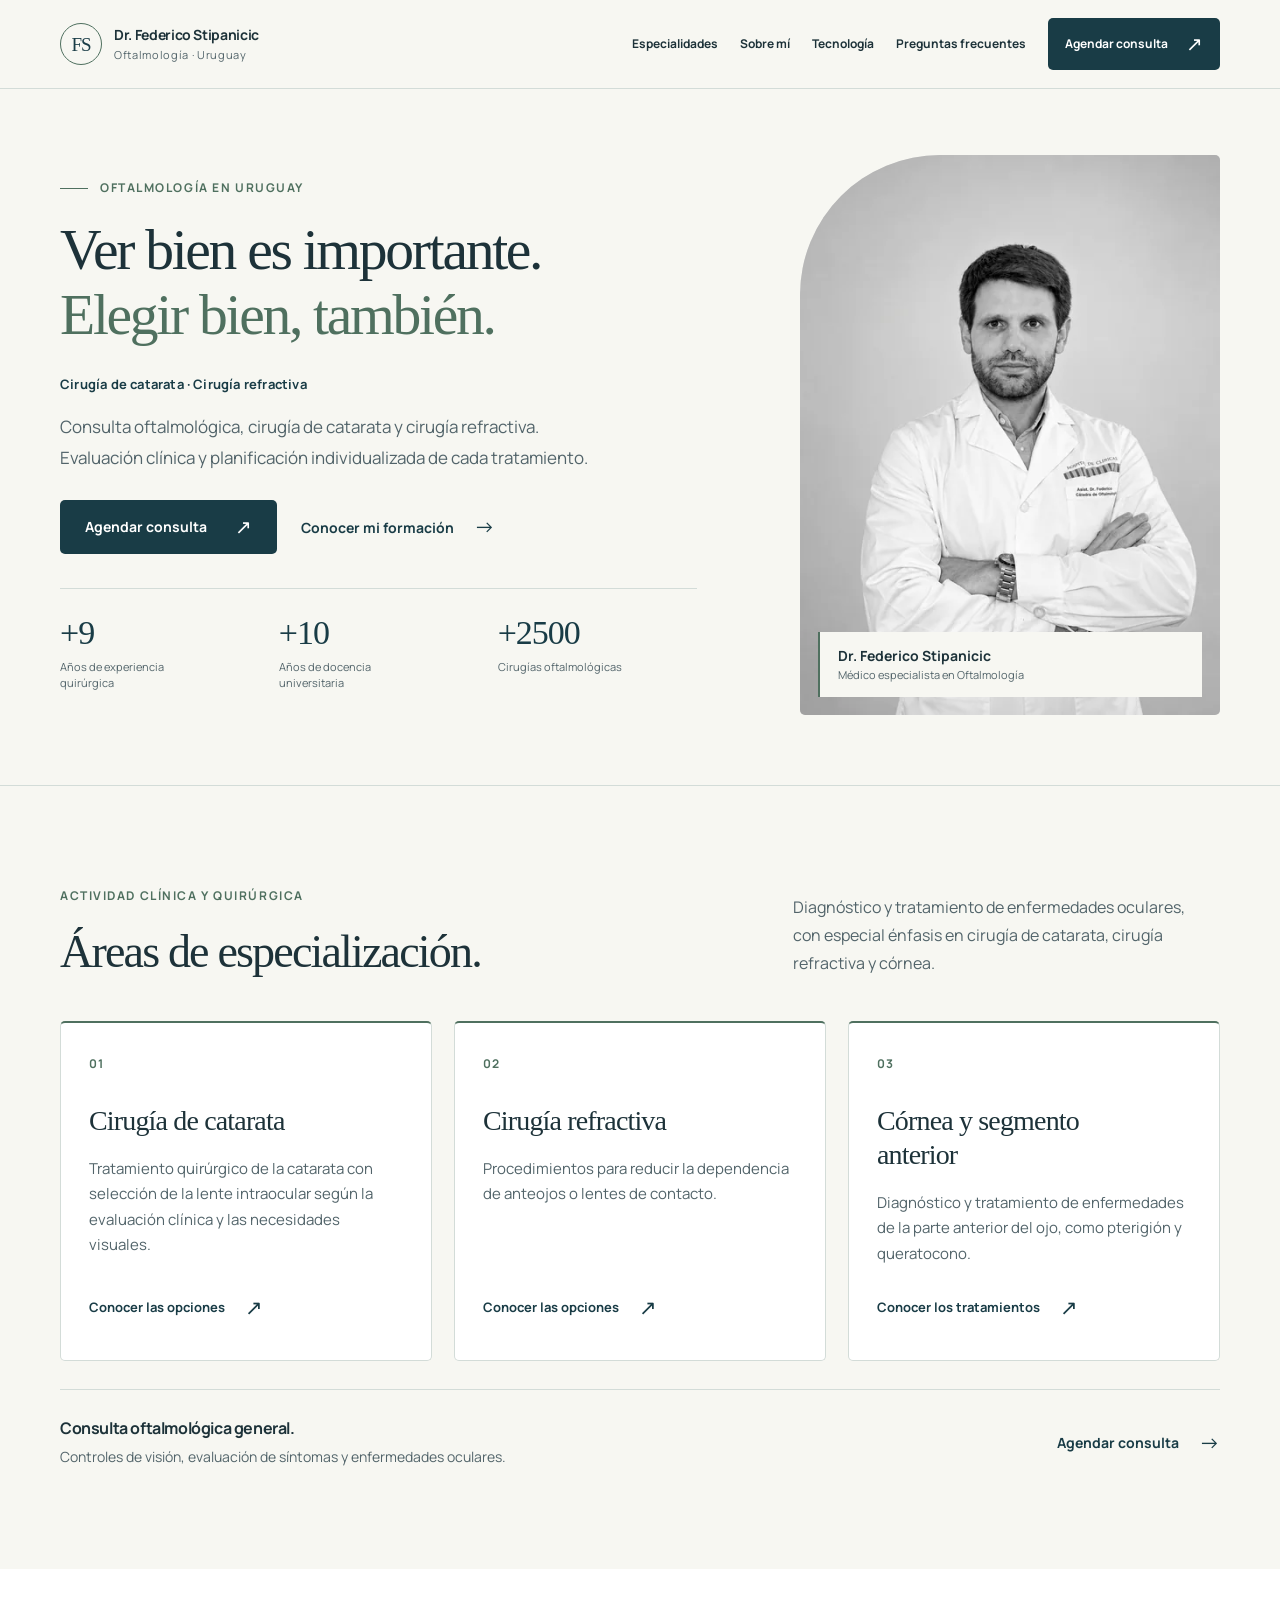
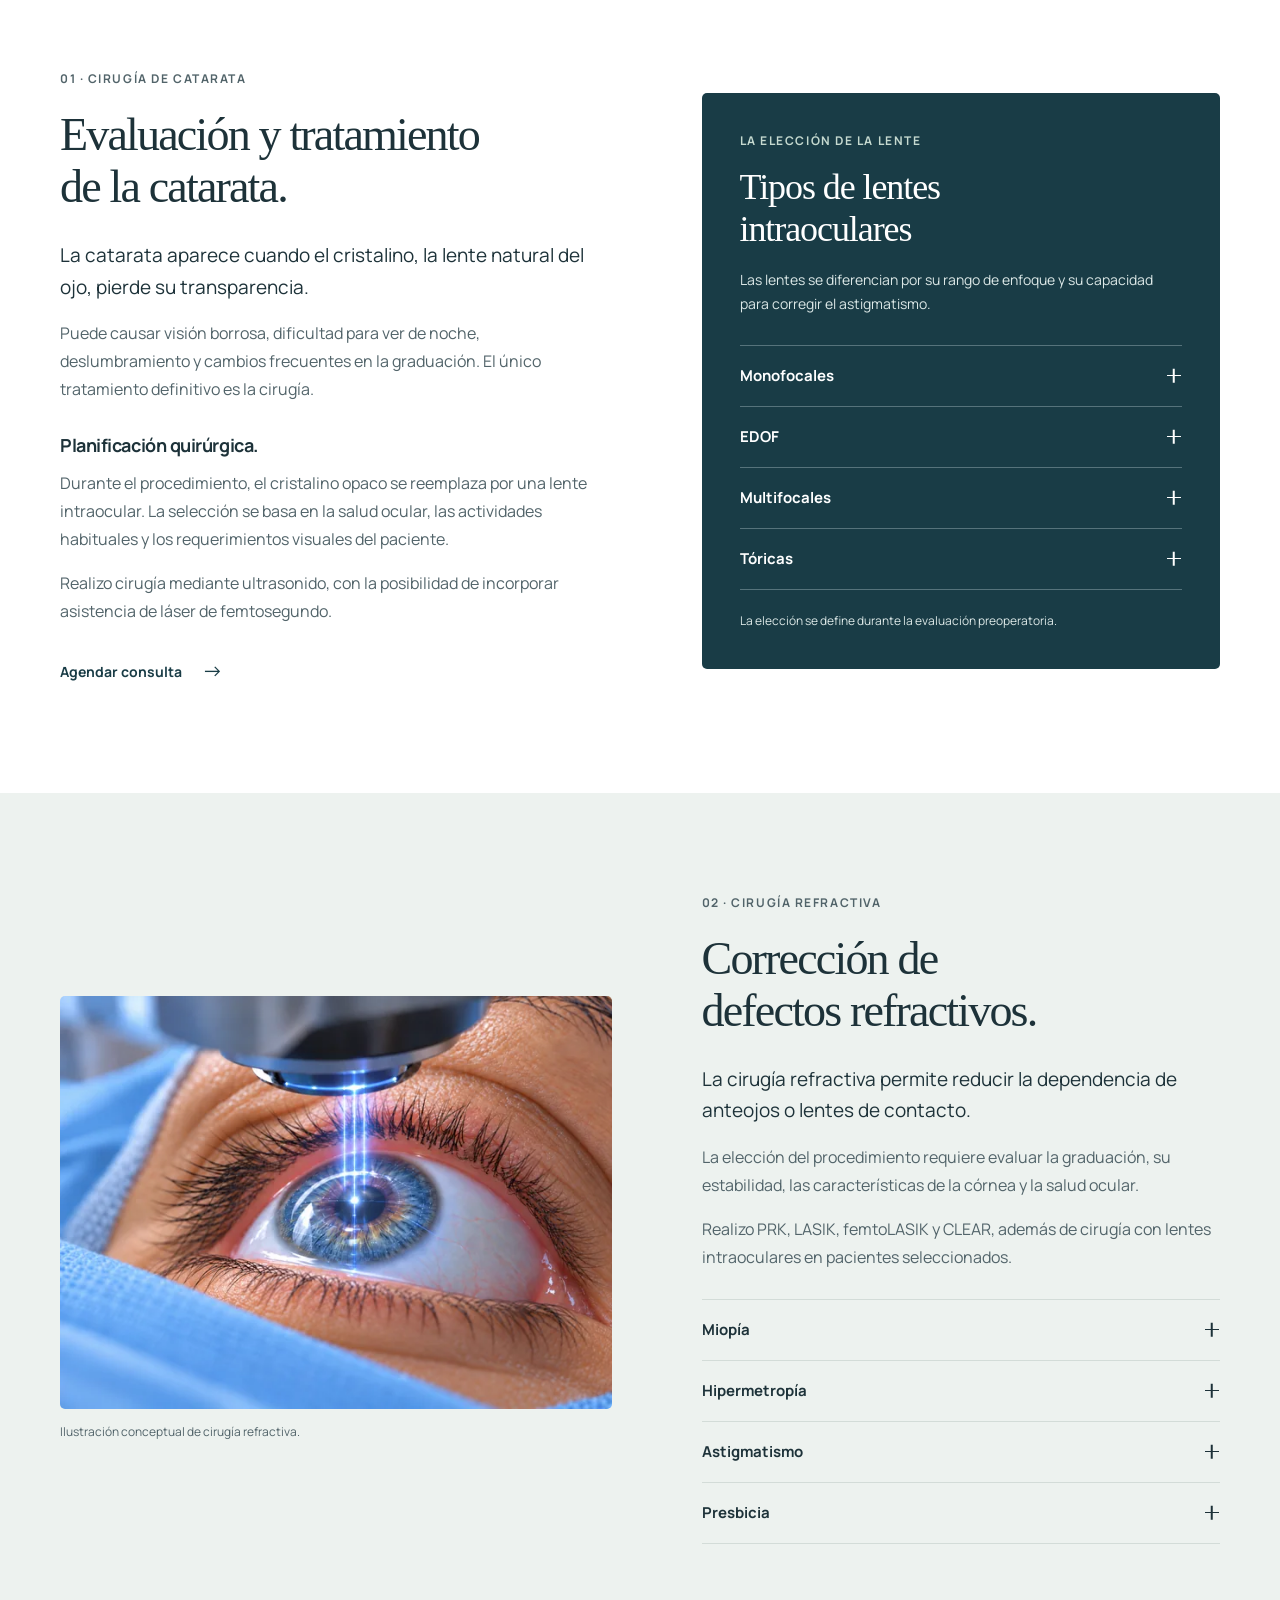
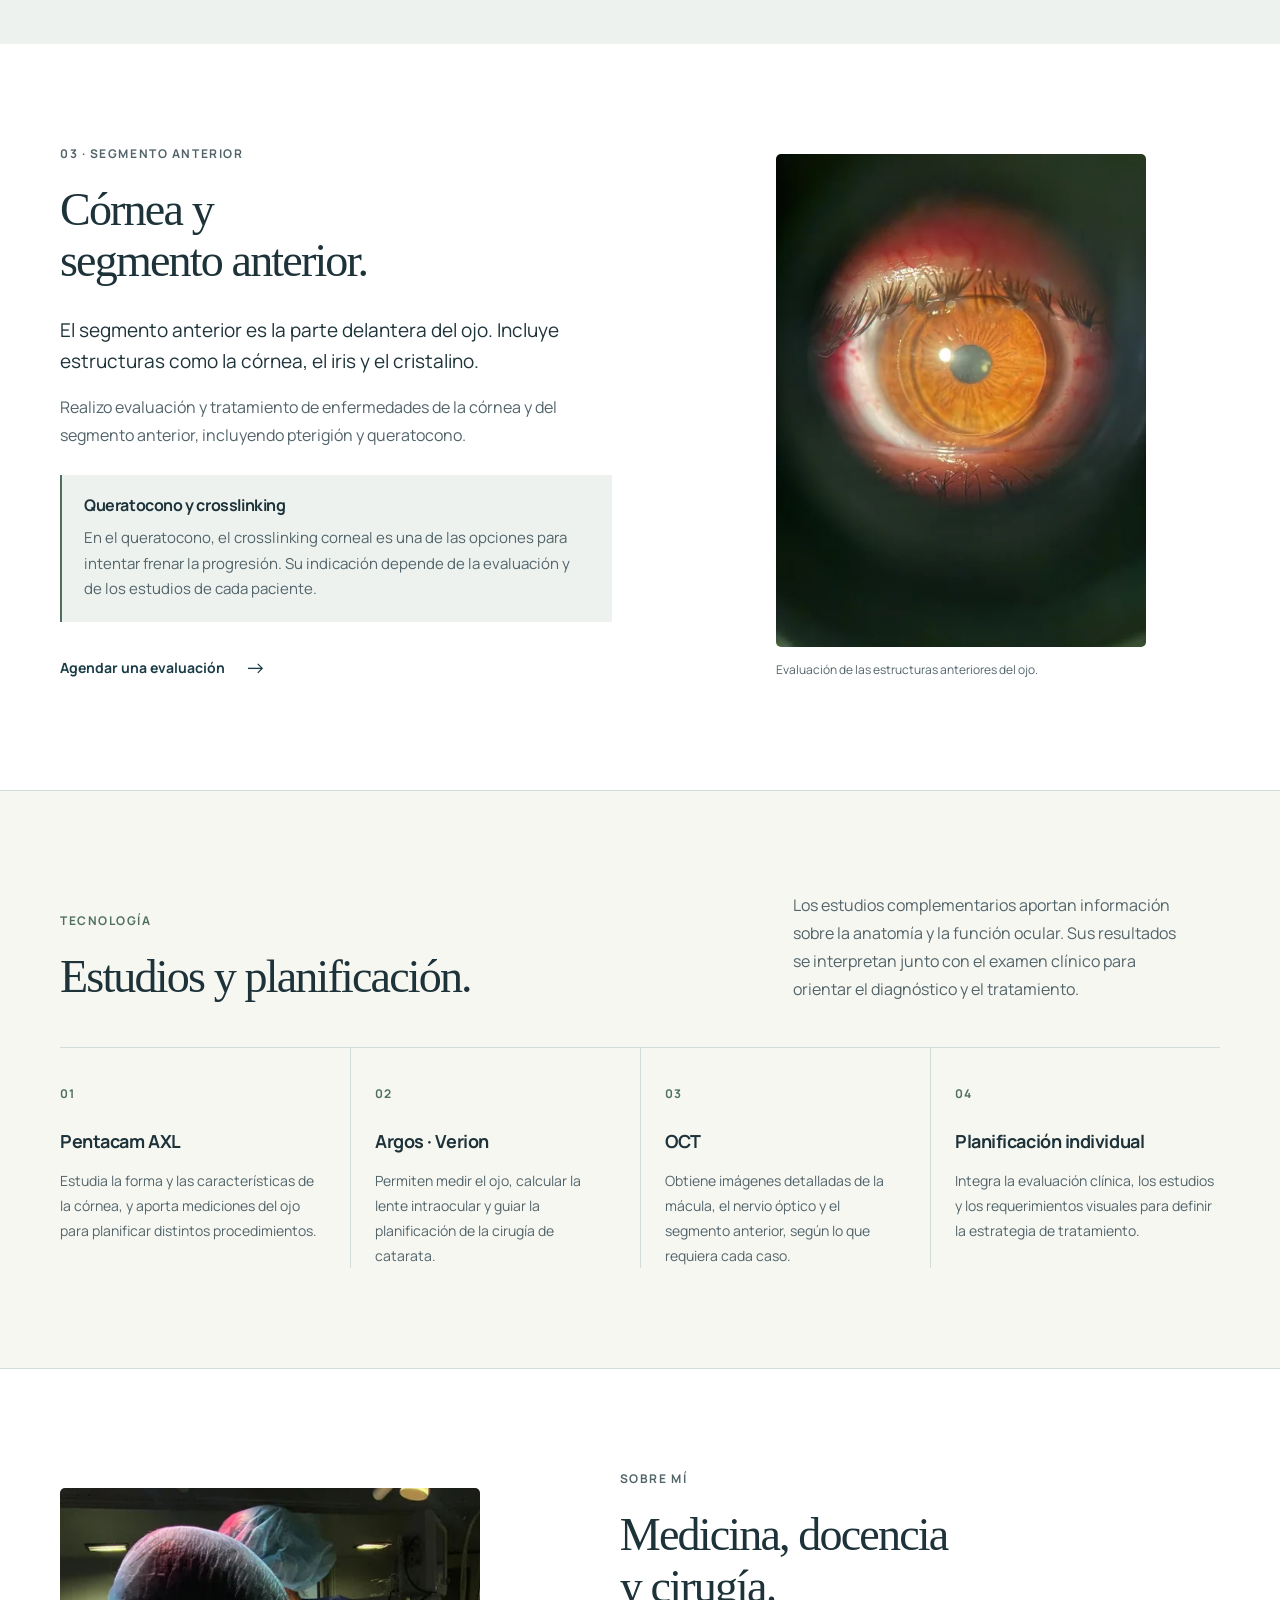
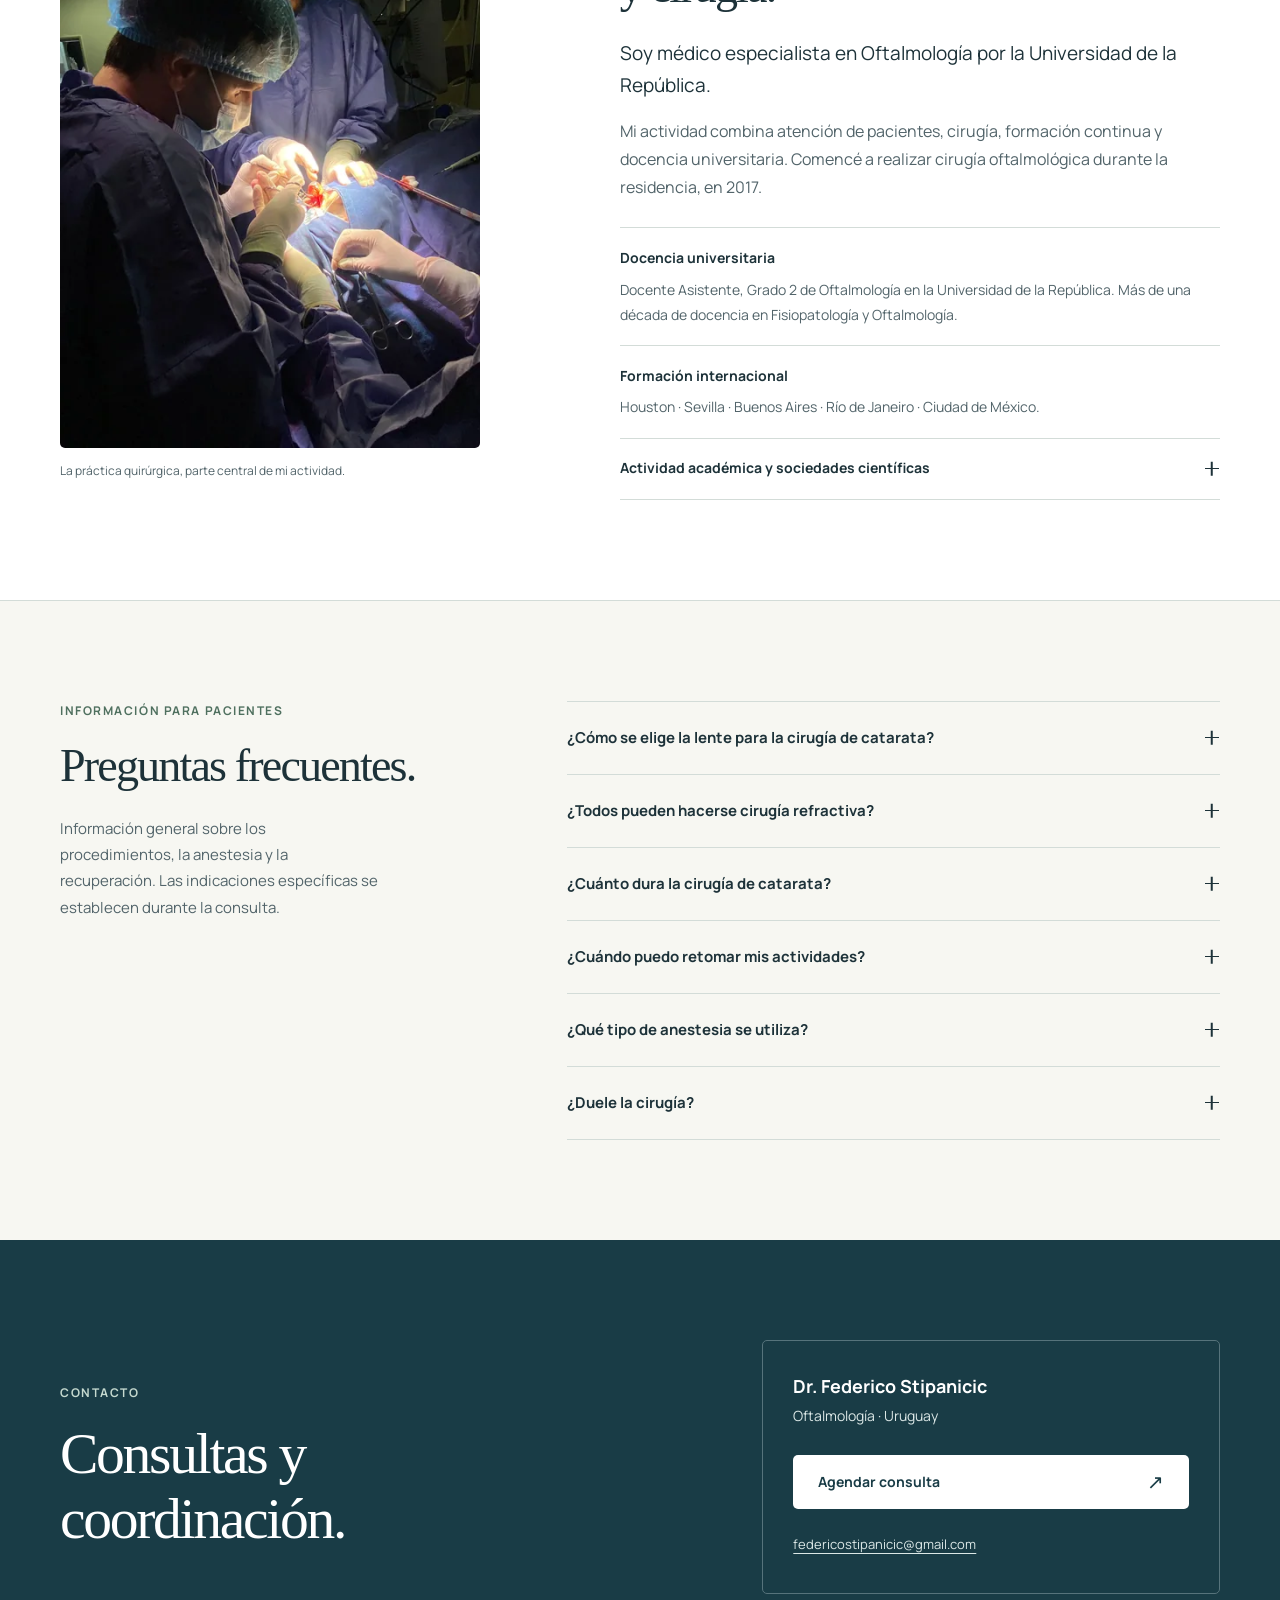
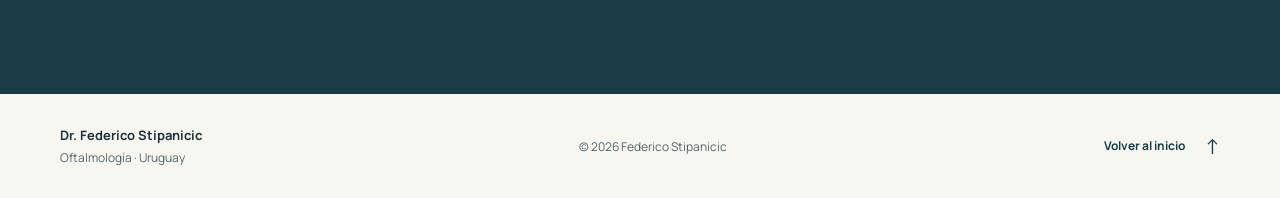
<file: prueba/index.html>
<!DOCTYPE html>
<html lang="es-UY">
<head>
  <meta charset="utf-8">
  <meta name="viewport" content="width=device-width, initial-scale=1">
  <meta name="theme-color" content="#193c46">
  <meta name="description" content="Dr. Federico Stipanicic, oftalmólogo en Uruguay. Consulta oftalmológica, cirugía de catarata, cirugía refractiva y córnea. Evaluación y planificación individual.">
  <title>Dr. Federico Stipanicic · Oftalmología en Uruguay</title>
  <meta property="og:type" content="website">
  <meta property="og:locale" content="es_UY">
  <meta property="og:title" content="Dr. Federico Stipanicic · Oftalmología">
  <meta property="og:description" content="Consulta oftalmológica, cirugía de catarata y cirugía refractiva. Evaluación clínica y planificación quirúrgica.">
  <link rel="icon" href="assets/favicon.svg" type="image/svg+xml">
  <link rel="preload" href="assets/manrope-regular.woff2" as="font" type="font/woff2" crossorigin>
  <link rel="stylesheet" href="style.css">
  <script src="script.js" defer></script>
  <script type="application/ld+json">
  {"@context":"https://schema.org","@type":"Person","name":"Federico Stipanicic","honorificPrefix":"Dr.","jobTitle":"Médico especialista en Oftalmología","description":"Docente Asistente, Grado 2 de Oftalmología en la Universidad de la República.","email":"federicostipanicic@gmail.com","alumniOf":{"@type":"CollegeOrUniversity","name":"Universidad de la República"},"knowsAbout":["Oftalmología","Cirugía de catarata","Cirugía refractiva","Córnea"]}
  </script>
</head>
<body>
  <a class="skip-link" href="#contenido">Saltar al contenido</a>
  <header class="site-header">
    <div class="container nav-wrap">
      <a class="brand" href="#inicio" aria-label="Dr. Federico Stipanicic, inicio">
        <span class="brand-mark" aria-hidden="true">FS</span>
        <span><strong>Dr. Federico Stipanicic</strong><small>Oftalmología · Uruguay</small></span>
      </a>
      <button class="menu-toggle" type="button" aria-controls="navegacion" aria-expanded="false" hidden><span class="menu-icon" aria-hidden="true"></span><span class="menu-label">Menú</span></button>
      <nav class="nav" id="navegacion" aria-label="Navegación principal">
        <a href="#especialidades">Especialidades</a>
        <a href="#sobre-mi">Sobre mí</a>
        <a href="#tecnologia">Tecnología</a>
        <a href="#informacion-util">Preguntas frecuentes</a>
        <a class="button button-primary nav-cta" href="#contacto">Agendar consulta <span aria-hidden="true">↗</span></a>
      </nav>
    </div>
  </header>

  <main id="contenido" tabindex="-1">
    <section class="hero" id="inicio" aria-labelledby="titulo-inicio">
      <div class="container hero-grid">
        <div class="hero-copy">
          <p class="eyebrow"><span class="accent-line" aria-hidden="true"></span>Oftalmología en Uruguay</p>
          <h1 id="titulo-inicio">Ver bien es importante.<br><em>Elegir bien, también.</em></h1>
          <p class="hero-specialties">Cirugía de catarata · Cirugía refractiva</p>
          <p class="hero-lead">Consulta oftalmológica, cirugía de catarata y cirugía refractiva. Evaluación clínica y planificación individualizada de cada tratamiento.</p>
          <div class="hero-actions"><a class="button button-primary" href="#contacto">Agendar consulta <span aria-hidden="true">↗</span></a><a class="text-link" href="#sobre-mi">Conocer mi formación <span aria-hidden="true">→</span></a></div>
        </div>
        <figure class="hero-portrait">
          <img src="assets/retrato-800.webp" srcset="assets/retrato-480.webp 480w, assets/retrato-800.webp 800w, assets/retrato-1086.webp 1086w" sizes="(min-width: 1200px) 420px, (min-width: 900px) 38vw, (min-width: 600px) 360px, calc(100vw - 48px)" width="1086" height="1448" fetchpriority="high" alt="Dr. Federico Stipanicic con túnica médica">
          <figcaption><strong>Dr. Federico Stipanicic</strong><span>Médico especialista en Oftalmología</span></figcaption>
        </figure>
        <dl class="hero-proof">
          <div><dt>Años de experiencia quirúrgica</dt><dd>+9</dd></div>
          <div><dt>Años de docencia universitaria</dt><dd>+10</dd></div>
          <div><dt>Cirugías oftalmológicas</dt><dd>+2500</dd></div>
        </dl>
      </div>
    </section>

    <section class="section specialties" id="especialidades" aria-labelledby="titulo-especialidades">
      <div class="container">
        <div class="section-head"><div><p class="eyebrow">Actividad clínica y quirúrgica</p><h2 id="titulo-especialidades">Áreas de especialización.</h2></div><p>Diagnóstico y tratamiento de enfermedades oculares, con especial énfasis en cirugía de catarata, cirugía refractiva y córnea.</p></div>
        <div class="service-grid">
          <article class="service-card"><span class="card-number">01</span><h3>Cirugía de catarata</h3><p>Tratamiento quirúrgico de la catarata con selección de la lente intraocular según la evaluación clínica y las necesidades visuales.</p><a class="text-link" href="#catarata">Conocer las opciones <span class="sr-only">de cirugía de catarata</span><span aria-hidden="true">↗</span></a></article>
          <article class="service-card"><span class="card-number">02</span><h3>Cirugía refractiva</h3><p>Procedimientos para reducir la dependencia de anteojos o lentes de contacto.</p><a class="text-link" href="#refractiva">Conocer las opciones <span class="sr-only">de cirugía refractiva</span><span aria-hidden="true">↗</span></a></article>
          <article class="service-card"><span class="card-number">03</span><h3>Córnea y segmento anterior</h3><p>Diagnóstico y tratamiento de enfermedades de la parte anterior del ojo, como pterigión y queratocono.</p><a class="text-link" href="#segmento-anterior">Conocer los tratamientos <span aria-hidden="true">↗</span></a></article>
        </div>
        <div class="consultation-strip"><div><h3>Consulta oftalmológica general.</h3><p>Controles de visión, evaluación de síntomas y enfermedades oculares.</p></div><a class="text-link" href="#contacto">Agendar consulta <span aria-hidden="true">→</span></a></div>
      </div>
    </section>

    <section class="section section-white" id="catarata" aria-labelledby="titulo-catarata">
      <div class="container treatment-grid">
        <div class="treatment-copy">
          <p class="eyebrow">01 · Cirugía de catarata</p><h2 id="titulo-catarata">Evaluación y tratamiento<br>de la catarata.</h2>
          <p class="intro">La catarata aparece cuando el cristalino, la lente natural del ojo, pierde su transparencia.</p>
          <p>Puede causar visión borrosa, dificultad para ver de noche, deslumbramiento y cambios frecuentes en la graduación. El único tratamiento definitivo es la cirugía.</p>
          <h3>Planificación quirúrgica.</h3>
          <p>Durante el procedimiento, el cristalino opaco se reemplaza por una lente intraocular. La selección se basa en la salud ocular, las actividades habituales y los requerimientos visuales del paciente.</p>
          <p>Realizo cirugía mediante ultrasonido, con la posibilidad de incorporar asistencia de láser de femtosegundo.</p>
          <a class="text-link treatment-link" href="#contacto">Agendar consulta <span aria-hidden="true">→</span></a>
        </div>
        <aside class="lens-panel" aria-labelledby="titulo-lentes">
          <p class="eyebrow">La elección de la lente</p><h3 id="titulo-lentes">Tipos de lentes<br>intraoculares</h3>
          <p>Las lentes se diferencian por su rango de enfoque y su capacidad para corregir el astigmatismo.</p>
          <div class="accordion accordion-light">
            <details><summary>Monofocales <span class="toggle-symbol" aria-hidden="true"></span></summary><div class="details-content"><p>Ofrecen un foco principal, habitualmente para ver de lejos. Para otras distancias, como la lectura, suele ser necesario usar anteojos.</p></div></details>
            <details><summary>EDOF <span class="toggle-symbol" aria-hidden="true"></span></summary><div class="details-content"><p>Son lentes de profundidad de foco extendida. Amplían el rango de visión, especialmente de lejos a distancias intermedias. Para lectura fina pueden requerirse anteojos.</p></div></details>
            <details><summary>Multifocales <span class="toggle-symbol" aria-hidden="true"></span></summary><div class="details-content"><p>Buscan reducir la dependencia de anteojos a diferentes distancias. Su conveniencia se evalúa según la salud ocular, las actividades y las expectativas de cada persona.</p></div></details>
            <details><summary>Tóricas <span class="toggle-symbol" aria-hidden="true"></span></summary><div class="details-content"><p>Corrigen el astigmatismo. Esta característica puede combinarse con una lente monofocal, EDOF o multifocal: no es una categoría de enfoque separada.</p></div></details>
          </div>
          <p class="panel-note">La elección se define durante la evaluación preoperatoria.</p>
        </aside>
      </div>
    </section>

    <section class="section section-tinted" id="refractiva" aria-labelledby="titulo-refractiva">
      <div class="container treatment-grid image-first">
        <div class="treatment-copy"><p class="eyebrow">02 · Cirugía refractiva</p><h2 id="titulo-refractiva">Corrección de<br>defectos refractivos.</h2>
          <p class="intro">La cirugía refractiva permite reducir la dependencia de anteojos o lentes de contacto.</p>
          <p>La elección del procedimiento requiere evaluar la graduación, su estabilidad, las características de la córnea y la salud ocular.</p>
          <p>Realizo PRK, LASIK, femtoLASIK y CLEAR, además de cirugía con lentes intraoculares en pacientes seleccionados.</p>
          <div class="accordion">
            <details><summary>Miopía <span class="toggle-symbol" aria-hidden="true"></span></summary><div class="details-content"><p>Dificulta ver con claridad los objetos a distancia. Las opciones de corrección dependen de la graduación y de las características de cada ojo.</p></div></details>
            <details><summary>Hipermetropía <span class="toggle-symbol" aria-hidden="true"></span></summary><div class="details-content"><p>Puede dificultar la visión cercana y, en algunos casos, también la lejana. La evaluación permite definir la alternativa más adecuada.</p></div></details>
            <details><summary>Astigmatismo <span class="toggle-symbol" aria-hidden="true"></span></summary><div class="details-content"><p>Produce visión desenfocada o distorsionada a diferentes distancias. Puede corregirse mediante distintas alternativas según cada caso.</p></div></details>
            <details><summary>Presbicia <span class="toggle-symbol" aria-hidden="true"></span></summary><div class="details-content"><p>Con los años, el ojo pierde capacidad para enfocar de cerca. Existen alternativas para disminuir la dependencia de anteojos, que se evalúan según las características y necesidades de cada paciente.</p></div></details>
          </div>
        </div>
        <figure class="treatment-figure refractive-figure"><img src="assets/refractiva-1100.webp" srcset="assets/refractiva-640.webp 640w, assets/refractiva-1100.webp 1100w" sizes="(min-width: 1200px) 528px, (min-width: 900px) 44vw, calc(100vw - 48px)" width="1100" height="825" loading="lazy" decoding="async" alt="Ilustración conceptual de un ojo durante un tratamiento láser"><figcaption>Ilustración conceptual de cirugía refractiva.</figcaption></figure>
      </div>
    </section>

    <section class="section section-white" id="segmento-anterior" aria-labelledby="titulo-segmento">
      <div class="container treatment-grid">
        <div class="treatment-copy"><p class="eyebrow">03 · Segmento anterior</p><h2 id="titulo-segmento">Córnea y<br>segmento anterior.</h2>
          <p class="intro">El segmento anterior es la parte delantera del ojo. Incluye estructuras como la córnea, el iris y el cristalino.</p>
          <p>Realizo evaluación y tratamiento de enfermedades de la córnea y del segmento anterior, incluyendo pterigión y queratocono.</p>
          <div class="clinical-note"><h3>Queratocono y crosslinking</h3><p>En el queratocono, el crosslinking corneal es una de las opciones para intentar frenar la progresión. Su indicación depende de la evaluación y de los estudios de cada paciente.</p></div>
          <a class="text-link treatment-link" href="#contacto">Agendar una evaluación <span aria-hidden="true">→</span></a>
        </div>
        <figure class="treatment-figure clinical-figure"><img src="assets/segmento-anterior-900.webp" srcset="assets/segmento-anterior-480.webp 480w, assets/segmento-anterior-900.webp 900w" sizes="(min-width: 1200px) 370px, (min-width: 900px) 33vw, (min-width: 600px) 360px, calc(100vw - 48px)" width="900" height="1200" loading="lazy" decoding="async" alt="Fotografía clínica del segmento anterior del ojo"><figcaption>Evaluación de las estructuras anteriores del ojo.</figcaption></figure>
      </div>
    </section>

    <section class="section technology" id="tecnologia" aria-labelledby="titulo-tecnologia">
      <div class="container">
        <div class="section-head"><div><p class="eyebrow">Tecnología</p><h2 id="titulo-tecnologia">Estudios y planificación.</h2></div><p>Los estudios complementarios aportan información sobre la anatomía y la función ocular. Sus resultados se interpretan junto con el examen clínico para orientar el diagnóstico y el tratamiento.</p></div>
        <div class="technology-grid">
          <article><span class="card-number">01</span><h3>Pentacam AXL</h3><p>Estudia la forma y las características de la córnea, y aporta mediciones del ojo para planificar distintos procedimientos.</p></article>
          <article><span class="card-number">02</span><h3>Argos · Verion</h3><p>Permiten medir el ojo, calcular la lente intraocular y guiar la planificación de la cirugía de catarata.</p></article>
          <article><span class="card-number">03</span><h3>OCT</h3><p>Obtiene imágenes detalladas de la mácula, el nervio óptico y el segmento anterior, según lo que requiera cada caso.</p></article>
          <article><span class="card-number">04</span><h3>Planificación individual</h3><p>Integra la evaluación clínica, los estudios y los requerimientos visuales para definir la estrategia de tratamiento.</p></article>
        </div>
      </div>
    </section>

    <section class="section section-white" id="sobre-mi" aria-labelledby="titulo-sobre-mi">
      <div class="container about-grid">
        <div class="about-copy"><p class="eyebrow">Sobre mí</p><h2 id="titulo-sobre-mi">Medicina, docencia<br>y cirugía.</h2>
          <p class="intro">Soy médico especialista en Oftalmología por la Universidad de la República.</p>
          <p>Mi actividad combina atención de pacientes, cirugía, formación continua y docencia universitaria. Comencé a realizar cirugía oftalmológica durante la residencia, en 2017.</p>
          <dl class="credentials"><div><dt>Docencia universitaria</dt><dd>Docente Asistente, Grado 2 de Oftalmología en la Universidad de la República. Más de una década de docencia en Fisiopatología y Oftalmología.</dd></div><div><dt>Formación internacional</dt><dd>Houston · Sevilla · Buenos Aires · Río de Janeiro · Ciudad de México.</dd></div></dl>
          <details class="academic-details"><summary>Actividad académica y sociedades científicas <span class="toggle-symbol" aria-hidden="true"></span></summary><div class="details-content"><h3>Congresos e investigación</h3><p>Participación como expositor en congresos nacionales e internacionales y en trabajos de investigación científica.</p><h3>Sociedades científicas</h3><ul class="societies"><li><strong>ASCRS</strong><span>American Society of Cataract and Refractive Surgery</span></li><li><strong>ASUO</strong><span>Asociación Uruguaya de Oftalmología</span></li><li><strong>SUCRyC</strong><span>Sociedad Uruguaya de Catarata, Cirugía Refractiva y Córnea</span></li></ul></div></details>
        </div>
        <figure class="treatment-figure about-figure"><img src="assets/quirofano-900.webp" srcset="assets/quirofano-480.webp 480w, assets/quirofano-900.webp 900w" sizes="(min-width: 1200px) 420px, (min-width: 900px) 38vw, (min-width: 600px) 420px, calc(100vw - 48px)" width="900" height="1200" loading="lazy" decoding="async" alt="Dr. Federico Stipanicic durante una intervención quirúrgica"><figcaption>La práctica quirúrgica, parte central de mi actividad.</figcaption></figure>
      </div>
    </section>

    <section class="section faq" id="informacion-util" aria-labelledby="titulo-preguntas">
      <div class="container faq-grid">
        <div class="faq-heading"><p class="eyebrow">Información para pacientes</p><h2 id="titulo-preguntas">Preguntas frecuentes.</h2><p>Información general sobre los procedimientos, la anestesia y la recuperación. Las indicaciones específicas se establecen durante la consulta.</p></div>
        <div class="accordion faq-accordion">
          <details><summary>¿Cómo se elige la lente para la cirugía de catarata? <span class="toggle-symbol" aria-hidden="true"></span></summary><div class="details-content"><p>La elección considera la anatomía y la salud ocular, las actividades habituales y las expectativas del paciente. No existe una única lente adecuada para todos los casos.</p></div></details>
          <details><summary>¿Todos pueden hacerse cirugía refractiva? <span class="toggle-symbol" aria-hidden="true"></span></summary><div class="details-content"><p>No. Se requiere una evaluación completa, especialmente de la córnea, la graduación y su estabilidad, para determinar si la cirugía es una opción adecuada.</p></div></details>
          <details><summary>¿Cuánto dura la cirugía de catarata? <span class="toggle-symbol" aria-hidden="true"></span></summary><div class="details-content"><p>Como referencia, suele durar alrededor de 20 minutos, aunque depende de las características de cada caso. La preparación y la recuperación inmediata requieren tiempo adicional.</p></div></details>
          <details><summary>¿Cuándo puedo retomar mis actividades? <span class="toggle-symbol" aria-hidden="true"></span></summary><div class="details-content"><p>Depende de la cirugía, la evolución y el tipo de actividad. En algunos casos es posible retomar tareas de oficina al día siguiente. El ejercicio, los esfuerzos y la conducción requieren indicaciones específicas.</p></div></details>
          <details><summary>¿Qué tipo de anestesia se utiliza? <span class="toggle-symbol" aria-hidden="true"></span></summary><div class="details-content"><p>En muchas cirugías de catarata y refractivas se utiliza anestesia local en gotas. Según el procedimiento y las necesidades del paciente, pueden requerirse otras medidas anestésicas o sedación.</p></div></details>
          <details><summary>¿Duele la cirugía? <span class="toggle-symbol" aria-hidden="true"></span></summary><div class="details-content"><p>Con la anestesia, habitualmente no se siente dolor durante el procedimiento, aunque pueden percibirse luces, contacto o presión. El equipo supervisa el confort del paciente durante la cirugía.</p></div></details>
        </div>
      </div>
    </section>

    <section class="contact section" id="contacto" aria-labelledby="titulo-contacto">
      <div class="container contact-grid"><div><p class="eyebrow">Contacto</p><h2 id="titulo-contacto">Consultas y<br>coordinación.</h2></div>
        <div class="contact-card"><p class="contact-name">Dr. Federico Stipanicic</p><p>Oftalmología · Uruguay</p><a class="button button-light" href="mailto:federicostipanicic@gmail.com?subject=Consulta%20oftalmol%C3%B3gica">Agendar consulta <span aria-hidden="true">↗</span></a><a class="email-link" href="mailto:federicostipanicic@gmail.com">federicostipanicic@gmail.com</a></div>
      </div>
    </section>
  </main>
  <footer class="footer"><div class="container footer-grid"><div><strong>Dr. Federico Stipanicic</strong><span>Oftalmología · Uruguay</span></div><p>© <span data-year>2026</span> Federico Stipanicic</p><a class="text-link" href="#inicio">Volver al inicio <span aria-hidden="true">↑</span></a></div></footer>
  <nav class="mobile-cta" aria-label="Acceso rápido a consulta"><a class="button button-primary" href="#contacto">Agendar consulta <span aria-hidden="true">↗</span></a></nav>
</body>
</html>
</file>
<file: style.css>
/* Federico Stipanicic · Diseño adaptable para escritorio, tablet y móvil. */
@font-face{font-family:Manrope;src:url('assets/manrope-regular.woff2') format('woff2');font-style:normal;font-weight:400;font-display:swap}
@font-face{font-family:Manrope;src:url('assets/manrope-bold.woff2') format('woff2');font-style:normal;font-weight:700;font-display:swap}
:root{
  --paper:#f7f7f2;--white:#fff;--ink:#1d3239;--muted:#52646a;
  --accent:#193c46;--accent-hover:#285462;--sage:#4f705f;--tint:#edf2ef;
  --line:#d3dcd8;--soft:#e1eae5;--on-dark:#dce8e7;
  --header-height:88px;--gutter:32px;--section-space:100px;--radius:5px;
  --body-font:Manrope,Arial,sans-serif;--display-font:'Source Serif 4',Georgia,'Times New Roman',serif;
}
*,*::before,*::after{box-sizing:border-box}
html{scroll-behavior:smooth;scroll-padding-top:calc(var(--header-height) + 24px)}
body{margin:0;background:var(--paper);color:var(--ink);font:400 16px/1.75 var(--body-font);-webkit-text-size-adjust:100%}
button,a,summary{-webkit-tap-highlight-color:transparent}
button{font:inherit}
button,a,summary{touch-action:manipulation}
img{display:block;width:100%;height:auto;max-width:100%}
figure,p,dl,dd{margin:0}
p+p{margin-top:16px}
a{color:inherit;text-decoration:none}
a:hover{text-decoration:none}
button{color:inherit}
button[hidden],*[hidden]{display:none!important}
:focus-visible{outline:3px solid #986000;outline-offset:5px}
::selection{background:#c8ded3;color:#172f37}
h1,h2,h3{margin:0;font-weight:400;overflow-wrap:break-word}
h1,h2{font-family:var(--display-font);letter-spacing:-.04em;line-height:1.12}
h1{font-size:clamp(46px,4.5vw,64px)}
h2{font-size:clamp(38px,3.6vw,50px)}
h3{font-size:21px;font-weight:700;letter-spacing:-.025em;line-height:1.35}
strong{font-weight:700}
.container{width:min(1160px,calc(100% - var(--gutter)*2));margin-inline:auto}
.section{padding-block:var(--section-space)}
.section-white{background:var(--white)}
.section-tinted{background:var(--tint)}
.eyebrow{display:flex;align-items:center;gap:12px;font-size:12px;line-height:1.65;letter-spacing:.13em;text-transform:uppercase;font-weight:700;color:var(--sage);margin-bottom:20px}
.accent-line{width:28px;height:1px;background:currentColor;flex:none}
.intro{font-size:19px;line-height:1.65;color:var(--ink)!important}
.sr-only{position:absolute;width:1px;height:1px;padding:0;margin:-1px;overflow:hidden;clip:rect(0,0,0,0);white-space:nowrap;border:0}
.skip-link{position:fixed;left:16px;top:12px;z-index:100;padding:10px 18px;background:var(--white);color:var(--ink);transform:translateY(-180%);box-shadow:0 1px 15px #193c4622}
.skip-link:focus{transform:translateY(0)}
.button{display:inline-flex;align-items:center;justify-content:center;gap:28px;min-height:50px;padding:12px 24px;font-size:14px;line-height:1.4;font-weight:700;border:1px solid transparent;border-radius:999px;cursor:pointer;transition:background .18s ease,color .18s ease}
.button-primary{background:var(--accent);color:var(--white)}
.button-primary:hover{background:var(--accent-hover)}
.button-light{background:var(--white);color:var(--accent)}
.button-light:hover{background:var(--tint)}
.button span[aria-hidden]{font-size:20px;font-weight:400}
.text-link{display:inline-flex;align-items:center;gap:20px;min-height:44px;font-size:14px;line-height:1.5;font-weight:700;color:var(--accent);text-decoration:underline;text-decoration-color:transparent;text-underline-offset:5px}
.text-link:hover{text-decoration:underline}
.text-link>span[aria-hidden]{font-size:21px;font-weight:400}

/* Navegación: el menú se abre y se oculta con el mismo punto de corte. */
.site-header{position:sticky;top:0;z-index:30;background:var(--paper);border-bottom:1px solid var(--line)}
.nav-wrap{min-height:88px;display:flex;align-items:center;justify-content:space-between;gap:28px}
.brand{display:flex;align-items:center;gap:12px;flex:none;min-height:48px}
.brand-mark{width:42px;height:42px;display:grid;place-items:center;border:1px solid var(--sage);border-radius:50%;font:400 19px/1 var(--display-font);color:var(--accent);letter-spacing:-1px}
.brand strong{display:block;font-size:14px;line-height:1.5;letter-spacing:-.025em}
.brand small{display:block;font-size:11px;line-height:1.8;color:var(--muted);letter-spacing:.06em}
.nav{display:flex;align-items:center;gap:22px}
.nav>a{display:inline-flex;align-items:center;min-height:44px;font-size:12px;line-height:1.5;font-weight:700}
.nav>a:not(.button):hover{color:var(--sage);text-decoration:underline;text-underline-offset:5px}
.nav .nav-cta{font-size:12px;min-height:46px;padding:10px 16px;gap:18px}
.menu-toggle{border:1px solid var(--line);border-radius:var(--radius);background:transparent;display:none;align-items:center;gap:10px;justify-content:center;min-height:44px;padding:8px 12px;font-size:13px;font-weight:700;cursor:pointer}
.menu-icon{width:17px;height:12px;border-block:1px solid currentColor;position:relative;display:block}
.menu-icon::after{content:'';position:absolute;inset:5px 0 auto;height:1px;background:currentColor}
.menu-toggle[aria-expanded="true"] .menu-icon{border:none}
.menu-toggle[aria-expanded="true"] .menu-icon::before,.menu-toggle[aria-expanded="true"] .menu-icon::after{content:'';position:absolute;top:5px;left:0;width:17px;height:1px;background:currentColor;transform:rotate(45deg)}
.menu-toggle[aria-expanded="true"] .menu-icon::after{transform:rotate(-45deg)}

/* Inicio: retrato completo, sin recortar los brazos. */
.hero{padding-block:66px 70px;border-bottom:1px solid var(--line)}
.hero-grid{display:grid;grid-template-columns:minmax(0,1.22fr) minmax(0,.85fr);column-gap:80px;row-gap:34px;grid-template-areas:'copy portrait' 'proof portrait';align-items:center}
.hero-copy{grid-area:copy;align-self:end}
.hero h1 em{color:var(--sage);font-style:normal}
.hero-specialties{font-size:13px;color:var(--accent);font-weight:700;letter-spacing:.015em;margin-top:26px}
.hero-lead{font-size:17px;color:var(--muted);line-height:1.8;margin-top:16px;max-width:550px}
.hero-actions{display:flex;align-items:center;flex-wrap:wrap;gap:14px 24px;margin-top:27px}
.hero-portrait{grid-area:portrait;align-self:center;max-width:420px;justify-self:end;position:relative;border-radius:140px 5px 5px 5px;overflow:hidden;background:#e4e4e2}
.hero-portrait img{aspect-ratio:3/4;object-fit:contain}
.hero-portrait figcaption{position:absolute;bottom:18px;left:18px;right:18px;padding:13px 18px;background:var(--paper);color:var(--ink);border-left:2px solid var(--sage)}
.hero-portrait figcaption strong{display:block;font-size:14px;line-height:1.5}
.hero-portrait figcaption span{display:block;font-size:11px;line-height:1.6;color:var(--muted)}
.hero-proof{grid-area:proof;display:grid;grid-template-columns:repeat(3,minmax(0,1fr));gap:20px;border-top:1px solid var(--line);padding-top:25px;align-self:start}
.hero-proof>div{display:grid;grid-template-rows:auto 1fr;gap:7px;align-content:start}
.hero-proof dt{grid-row:2;font-size:11px;line-height:1.5;color:var(--muted);max-width:145px}
.hero-proof dd{grid-row:1;font:400 34px/1.1 var(--display-font);letter-spacing:-.03em;color:var(--accent)}

/* Especialidades y consulta general. */
.section-head{display:grid;grid-template-columns:1.3fr .85fr;gap:80px;align-items:end;margin-bottom:44px}
.section-head>p{max-width:400px;color:var(--muted)}
.service-grid{display:grid;grid-template-columns:repeat(3,minmax(0,1fr));gap:22px}
.service-card{padding:30px 28px;display:flex;flex-direction:column;align-items:start;border:1px solid var(--line);border-top:2px solid var(--sage);background:var(--white);border-radius:var(--radius)}
.card-number{font-size:12px;color:var(--sage);letter-spacing:.08em;font-weight:700}
.service-card h3{margin-top:30px;font:400 28px/1.2 var(--display-font);letter-spacing:-.03em;max-width:230px}
.service-card p{margin-top:18px;font-size:15px;line-height:1.7;color:var(--muted);flex:1}
.service-card .text-link{margin-top:20px;font-size:13px}
/* Consulta general: tarjeta secundaria aprobada, misma familia tipográfica que especialidades. */
.consultation-strip{
  display:grid;grid-template-columns:52px minmax(0,1fr);align-items:center;gap:20px;
  margin-top:24px;padding:22px 26px;border:1px solid #cbd8d1;border-radius:6px;
  background:var(--tint);
}
.consultation-icon{
  display:grid;place-items:center;width:48px;height:48px;
  border:1px solid #c0d1c7;border-radius:50%;color:var(--sage);background:#f7faf7;
}
.consultation-icon svg{
  width:23px;height:23px;stroke:currentColor;fill:none;stroke-width:1.6;
  stroke-linecap:round;stroke-linejoin:round;
}
.consultation-strip h3{font:400 28px/1.2 var(--display-font);letter-spacing:-.03em;color:var(--ink)}
.consultation-strip p{font:400 15px/1.7 var(--body-font);color:var(--muted);margin-top:9px;max-width:900px}

/* Treatments. */
.treatment-grid{display:grid;grid-template-columns:minmax(0,1fr) minmax(0,.94fr);gap:90px;align-items:center}
.treatment-copy>h2{margin-bottom:28px}
.treatment-copy>p{color:var(--muted)}
.treatment-copy>h3{margin-top:30px;margin-bottom:12px;font-size:18px}
.treatment-link{margin-top:24px}
.lens-panel{padding:38px;background:var(--accent);color:var(--white);border-radius:var(--radius)}
.lens-panel>.eyebrow{color:#c5d9cf;margin-bottom:16px}
.lens-panel>h3{font:400 36px/1.15 var(--display-font);letter-spacing:-.03em}
.lens-panel>p:not(.eyebrow){color:var(--on-dark);font-size:14px;line-height:1.75;margin-top:18px}
.lens-panel .panel-note{font-size:12px!important;padding-top:20px;margin-top:0!important}
.accordion{margin-top:28px;border-top:1px solid var(--line)}
.accordion details{border-bottom:1px solid var(--line)}
summary{position:relative;display:flex;align-items:center;justify-content:space-between;gap:20px;min-height:60px;list-style:none;cursor:pointer;font-size:15px;line-height:1.6;font-weight:700;padding:17px 0}
summary::-webkit-details-marker{display:none}
summary::marker{content:''}
summary:hover{color:var(--sage)}
.toggle-symbol{position:relative;width:16px;height:16px;flex:none;color:currentColor}
.toggle-symbol::before,.toggle-symbol::after{content:'';position:absolute;left:1px;right:1px;top:7px;height:1.5px;background:currentColor}
.toggle-symbol::after{transform:rotate(90deg)}
details[open]>summary .toggle-symbol::after{transform:rotate(0deg)}
.details-content{padding:0 20px 22px 0;color:var(--muted);font-size:15px;line-height:1.75}
.details-content h3{font-size:16px;margin:14px 0 10px}
.accordion-light,.accordion-light details{border-color:#56737b}
.accordion-light .details-content{color:var(--on-dark);font-size:14px}
.accordion-light summary:hover{color:#d3e5db}
.treatment-figure{min-width:0}
.treatment-figure img{border-radius:var(--radius)}
.treatment-figure figcaption{font-size:12px;line-height:1.6;color:var(--muted);margin-top:13px}
.image-first .treatment-copy{grid-column:2;grid-row:1}
.image-first .treatment-figure{grid-column:1;grid-row:1}
.refractive-figure{align-self:center}
.clinical-figure{max-width:370px;justify-self:center}
.clinical-note{margin-top:26px;padding:20px 22px;background:var(--tint);border-left:2px solid var(--sage)}
.clinical-note h3{font-size:16px;margin-bottom:8px}
.clinical-note p{font-size:15px;line-height:1.7;color:var(--muted)}

/* Technology. */
.technology{border-block:1px solid var(--line)}
.technology-grid{display:grid;grid-template-columns:repeat(4,minmax(0,1fr));border-top:1px solid var(--line)}
.technology-grid article{padding:30px 24px 0;border-left:1px solid var(--line)}
.technology-grid article:first-child{padding-left:0;border-left:0}
.technology-grid article:last-child{padding-right:0}
.technology-grid h3{font-size:18px;line-height:1.5;margin-top:22px;margin-bottom:13px}
.technology-grid p{font-size:14px;color:var(--muted);line-height:1.8}

/* Credentials are grouped to reduce repetition and page length. */
.about-grid{display:grid;grid-template-columns:minmax(0,.9fr) minmax(0,1.15fr);column-gap:90px;align-items:center}
.about-copy{grid-column:2;grid-row:1}
.about-copy h2{margin-bottom:26px}
.about-copy>p{color:var(--muted)}
.about-figure{grid-column:1;grid-row:1;max-width:420px;justify-self:start}
.credentials{margin-top:26px}
.credentials>div{padding:18px 0;border-top:1px solid var(--line)}
.credentials dt{font-weight:700;font-size:14px;margin-bottom:6px}
.credentials dd{font-size:14px;line-height:1.8;color:var(--muted)}
.academic-details{border-block:1px solid var(--line)}
.academic-details summary{font-size:14px}
.societies{list-style:none;padding:0;margin:0}
.societies li+li{margin-top:12px}
.societies strong{display:block;color:var(--ink);font-size:13px}
.societies span{display:block;font-size:13px}

/* FAQ + contact. */
.faq{border-top:1px solid var(--line)}
.faq-grid{display:grid;grid-template-columns:minmax(0,.78fr) minmax(0,1.22fr);gap:90px;align-items:start}
.faq-heading>p:last-child{color:var(--muted);margin-top:24px;max-width:320px;font-size:15px}
.faq-accordion{margin-top:0}
.faq-accordion summary{min-height:72px;font-size:15px}
.contact{background:var(--accent);color:var(--white)}
.contact-grid{display:grid;grid-template-columns:1.1fr .85fr;gap:110px;align-items:center}
.contact .eyebrow{color:#c5d9cf}
.contact h2{font-size:clamp(46px,4.5vw,64px)}
.contact h2+p{font-size:17px;color:var(--on-dark);margin-top:22px;max-width:390px}
.contact-card{border:1px solid #56737b;padding:30px;border-radius:var(--radius)}
.contact-name{font-size:18px;font-weight:700}
.contact-card p+p{font-size:14px;color:var(--on-dark);margin-top:2px}
.contact-card .button{margin-top:26px;width:100%;justify-content:space-between}
.email-link{display:block;overflow-wrap:anywhere;margin-top:16px;padding-block:8px;font-size:13px;color:var(--on-dark);text-decoration:underline;text-underline-offset:4px}
.contact :focus-visible{outline-color:#efd3a2}
.footer{padding-block:30px}
.footer-grid{display:flex;justify-content:space-between;align-items:center;gap:28px;font-size:12px;color:var(--muted)}
.footer-grid strong{display:block;color:var(--ink);font-size:13px}
.footer-grid div>span{display:block}
.footer-grid .text-link{font-size:12px}
.mobile-cta{display:none}

/* Tablet and mobile navigation. JS is optional; links remain available without it. */
@media(max-width:1100px){
  .nav{gap:14px}.nav-wrap{gap:20px}.nav>a{font-size:11px}.nav .nav-cta{padding-inline:12px}
  .hero-grid{gap:30px 48px}.treatment-grid,.about-grid,.faq-grid{gap:56px}.section-head{gap:60px}.contact-grid{gap:60px}
}
@media(max-width:1023px){
  :root{--header-height:76px}
  .nav-wrap{min-height:76px;flex-wrap:wrap;padding-block:12px;gap:10px 20px}
  .nav{width:100%;flex-wrap:wrap;padding-bottom:10px;gap:10px 22px}
  .nav>a{font-size:14px}.nav .nav-cta{font-size:14px}
  .has-menu .menu-toggle{display:inline-flex}
  .has-menu .nav-wrap{flex-wrap:nowrap}
  .has-menu .nav{display:none;position:absolute;top:100%;left:0;right:0;width:100%;background:var(--paper);padding:18px var(--gutter) 24px;border-bottom:1px solid var(--line);box-shadow:0 16px 24px #193c4610;max-height:calc(100dvh - var(--header-height) - 12px);overflow-y:auto;overscroll-behavior:contain}
  .has-menu .nav.is-open{display:flex;flex-direction:column;align-items:stretch;gap:4px}
  .has-menu .nav>a{padding:12px 4px;min-height:48px}
  .has-menu .nav .nav-cta{margin-top:10px;padding-inline:20px;justify-content:space-between}
}
@media(max-width:899px){
  :root{--section-space:72px;--gutter:28px}
  .hero{padding-block:44px 56px}
  .hero-grid{grid-template-columns:1fr;grid-template-areas:'copy' 'portrait' 'proof';gap:32px}
  .hero-copy{max-width:660px}
  .hero h1{font-size:clamp(40px,6.8vw,58px)}
  .hero-lead{max-width:630px}
  .hero-portrait{max-width:360px;width:100%;justify-self:center;border-top-left-radius:100px}
  .hero-proof{gap:24px;max-width:620px;width:100%;justify-self:center}
  .hero-proof dt{font-size:12px}
  .section-head{grid-template-columns:1fr;gap:22px;margin-bottom:32px}
  .section-head>p{max-width:610px}
  .service-grid{gap:14px}
  .service-card{padding:24px 20px}
  .service-card h3{font-size:25px}
  .service-card p{font-size:14px}
  .service-card .text-link{font-size:12px;gap:12px}
  .treatment-grid,.about-grid,.faq-grid{grid-template-columns:1fr;gap:34px}
  .treatment-copy,.image-first .treatment-copy,.about-copy{grid-column:1;grid-row:auto}
  .image-first .treatment-figure,.about-figure{grid-column:1;grid-row:auto}
  .treatment-copy,.about-copy{max-width:680px}
  .treatment-copy>h2{margin-bottom:24px}
  .lens-panel{max-width:680px;width:100%}
  .refractive-figure{max-width:660px;width:100%;justify-self:center}
  .clinical-figure{max-width:360px}
  .about-figure{max-width:420px;justify-self:center}
  .technology-grid{grid-template-columns:repeat(2,minmax(0,1fr));gap:0}
  .technology-grid article{padding:26px;border-bottom:1px solid var(--line)}
  .technology-grid article:nth-child(odd){padding-left:0;border-left:0}
  .technology-grid article:nth-child(even){padding-right:0}
  .technology-grid h3{margin-top:14px}
  .faq-heading>p:last-child{max-width:580px}
  .faq-heading h2 br{display:none}
  .contact-grid{gap:32px;grid-template-columns:1fr 1fr}
  .contact-card{padding:24px}
  .footer-grid{flex-wrap:wrap;gap:12px 24px}
}
@media(max-width:599px){
  :root{--gutter:24px;--section-space:60px;--header-height:72px}
  body{font-size:16px}
  .nav-wrap{min-height:72px;padding-block:10px;gap:10px}
  .brand{gap:9px;min-width:0}
  .brand-mark{width:33px;height:33px;font-size:16px;flex:none}
  .brand strong{font-size:12px}.brand small{font-size:10px;letter-spacing:.035em}
  .menu-toggle{padding:8px 10px;min-width:44px}.menu-label{font-size:12px}
  h2{font-size:38px}
  .eyebrow{font-size:11px;margin-bottom:16px;letter-spacing:.11em}
  .hero{padding-top:34px;padding-bottom:38px}
  .hero h1{font-size:clamp(36px,10vw,48px);line-height:1.12}
  .hero-specialties{font-size:12px;margin-top:22px}
  .hero-lead{font-size:16px;line-height:1.8;margin-top:14px}
  .hero-actions{gap:12px 20px;margin-top:23px}
  .hero-actions .text-link{font-size:13px}
  .hero-portrait{max-width:342px}
  .hero-portrait figcaption{bottom:14px;left:14px;right:14px;padding:11px 14px}
  .hero-proof{gap:16px;padding-top:20px}
  .hero-proof dd{font-size:30px}
  .hero-proof dt{font-size:11.5px;line-height:1.55}
  .service-grid{grid-template-columns:1fr;gap:14px}
  .service-card{padding:24px}
  .service-card h3{font-size:27px;margin-top:18px;max-width:100%}
  .service-card p{font-size:15px;margin-top:12px}
  .service-card .text-link{font-size:13px;margin-top:16px}
  .intro{font-size:18px;line-height:1.65}
  .lens-panel{padding:28px 24px}
  .lens-panel>h3{font-size:32px}
  .lens-panel>p:not(.eyebrow),.accordion-light .details-content{font-size:15px}
  .lens-panel .panel-note{font-size:13px!important}
  summary{font-size:16px;min-height:60px}
  .details-content{font-size:16px;padding-right:4px}
  .accordion-light summary{font-size:16px}
  .treatment-figure figcaption{font-size:12px}
  .clinical-figure{max-width:342px;width:100%}
  .clinical-note{padding:20px}.clinical-note p{font-size:16px}
  .technology-grid{grid-template-columns:1fr}
  .technology-grid article,.technology-grid article:nth-child(even){padding:24px 0;border-left:0}
  .technology-grid h3{font-size:19px;margin-top:10px;margin-bottom:8px}
  .technology-grid p{font-size:15px}
  .credentials dd{font-size:15px}
  .academic-details summary{font-size:15px}
  .about-figure{max-width:342px;width:100%}
  .faq-accordion summary{font-size:16px;min-height:70px;gap:18px}
  .contact-grid{grid-template-columns:1fr;gap:28px}
  .contact h2{font-size:44px}
  .contact-card{padding:25px}
  .footer{padding-block:26px calc(96px + env(safe-area-inset-bottom,0px))}
  .footer-grid{display:grid;grid-template-columns:1fr;gap:12px}
  .mobile-cta{position:fixed;z-index:20;bottom:0;left:0;right:0;display:block;background:var(--paper);border-top:1px solid var(--line);padding:10px var(--gutter) calc(10px + env(safe-area-inset-bottom,0px))}
  .mobile-cta .button{width:100%;justify-content:space-between;min-height:48px}
  body.contact-visible .mobile-cta,body.menu-open .mobile-cta,body.focus-at-footer .mobile-cta{visibility:hidden;pointer-events:none}
  html{scroll-padding-bottom:96px}
}
@media(max-width:359px){
  :root{--gutter:18px}
  .brand-mark{display:none}
  .brand strong{font-size:12px}.brand small{font-size:10px}
  .menu-label{display:none}
  h2{font-size:34px}
  .hero-proof{gap:10px}.hero-proof dd{font-size:28px}
  .hero-portrait figcaption strong{font-size:12px}
  .hero-portrait figcaption span{font-size:10px}
  .lens-panel{padding:26px 20px}
}
@media(max-height:520px) and (max-width:899px){.mobile-cta{display:none}.site-header{position:relative}.has-menu .nav{max-height:70vh}html{scroll-padding-top:20px}}
@media(prefers-reduced-motion:reduce){html{scroll-behavior:auto}*,*::before,*::after{transition:none!important;animation:none!important}}
@media print{
  :root{--section-space:28px;--gutter:0}
  body{font:11pt/1.5 Arial,sans-serif;background:white;color:black}
  .container{width:100%}.site-header{position:static}.nav,.menu-toggle,.mobile-cta,.hero-actions,.contact,.skip-link{display:none!important}
  h1{font-size:30pt}h2{font-size:24pt}.hero-grid,.treatment-grid,.about-grid,.faq-grid,.section-head{display:block}
  .hero-portrait,.treatment-figure{max-width:180px;margin:20px 0}.lens-panel{background:white;color:black;border:1px solid #999}
  .lens-panel>p,.lens-panel>.eyebrow,.accordion-light .details-content{color:black!important}.service-grid{display:block}.service-card{break-inside:avoid;margin:12px 0}
  .footer{padding-bottom:0}
}


/* V18 · CTA redondeados, contacto y WhatsApp */
.contact-phone{
  display:flex;
  flex-direction:column;
  gap:2px;
  margin-top:22px;
  color:var(--white);
}
.contact-phone span{
  color:var(--on-dark);
  font-size:10px;
  line-height:1.5;
  text-transform:uppercase;
  letter-spacing:.13em;
  font-weight:700;
}
.contact-phone strong{
  font:700 22px/1.35 var(--body-font);
  letter-spacing:-.02em;
}
.contact-buttons{
  display:grid;
  grid-template-columns:1fr;
  gap:10px;
  margin-top:22px;
}
.contact-card .contact-buttons .button{
  margin-top:0;
}
.button-whatsapp{
  background:#25D366;
  color:#fff;
  border-color:#25D366;
}
.button-whatsapp:hover{
  background:#20bd5a;
}
.whatsapp-float{
  position:fixed;
  right:24px;
  bottom:24px;
  z-index:45;
  width:58px;
  height:58px;
  border-radius:50%;
  background:#25D366;
  color:#fff;
  display:flex;
  align-items:center;
  justify-content:center;
  box-shadow:0 10px 28px rgba(29,50,57,.22);
  transition:transform .18s ease,box-shadow .18s ease;
}
.whatsapp-float:hover{
  transform:translateY(-2px);
  box-shadow:0 14px 34px rgba(29,50,57,.28);
}
.whatsapp-icon{
  display:block;
  width:31px;
  height:31px;
  flex:0 0 31px;
  transform:translate(.5px,-.25px);
}
.whatsapp-tooltip{
  position:absolute;
  right:68px;
  white-space:nowrap;
  background:var(--accent);
  color:#fff;
  padding:7px 10px;
  border-radius:999px;
  font-size:11px;
  line-height:1.4;
  font-weight:700;
  opacity:0;
  visibility:hidden;
  transform:translateX(5px);
  transition:.18s ease;
  pointer-events:none;
}
.whatsapp-float:hover .whatsapp-tooltip{
  opacity:1;
  visibility:visible;
  transform:translateX(0);
}
@media(max-width:899px){
  .whatsapp-float{
    right:16px;
    bottom:78px;
    width:54px;
    height:54px;
  }
  .whatsapp-icon{
    width:29px;
    height:29px;
    flex-basis:29px;
  }
  .whatsapp-tooltip{display:none}
}
@media(max-width:600px){
  .contact-phone strong{font-size:20px}
}
@media print{
  .whatsapp-float{display:none!important}
}


/* V19 · Jerarquía de CTA sin flechas */
.button-soft{
  background:var(--tint);
  color:var(--accent);
  border-color:var(--soft);
}
.button-soft:hover{
  background:#e3ece7;
  color:var(--accent);
}

.pill-link{
  min-height:40px;
  padding:8px 15px;
  gap:0;
  border:1px solid var(--soft);
  border-radius:999px;
  background:var(--tint);
  text-decoration:none;
  transition:background .18s ease,border-color .18s ease,color .18s ease,transform .18s ease;
}
.pill-link:hover{
  background:#e3ece7;
  border-color:#c8d7d0;
  color:var(--accent);
  text-decoration:none;
  transform:translateY(-1px);
}
.hero-actions{
  gap:12px;
}
.hero-actions .button{
  min-width:0;
}
.service-card .pill-link{
  margin-top:20px;
}
.treatment-link.pill-link{
  margin-top:24px;
}

@media(max-width:600px){
  .hero-actions{
    align-items:stretch;
  }
  .hero-actions .button{
    width:100%;
  }
}


/* V20 · Selector de idioma */
.lang-switch{
  display:inline-flex;
  align-items:center;
  gap:2px;
  padding:3px;
  border:1px solid var(--line);
  border-radius:999px;
  background:rgba(255,255,255,.5);
  flex:none;
}
.lang-switch a,
.lang-switch span{
  min-width:34px;
  min-height:32px;
  padding:6px 9px;
  border-radius:999px;
  display:inline-flex;
  align-items:center;
  justify-content:center;
  font-size:11px;
  line-height:1;
  font-weight:700;
  letter-spacing:.07em;
  color:var(--muted);
}
.lang-switch a:hover{
  background:var(--tint);
  color:var(--accent);
}
.lang-switch span[aria-current="page"]{
  background:var(--accent);
  color:#fff;
}
@media(max-width:1023px){
  .lang-switch{
    align-self:flex-start;
    margin-top:4px;
  }
}


/* V20.4 preview · Técnicas de cirugía refractiva */
.refractive-techniques{
  margin-top:54px;
  padding-top:46px;
  border-top:1px solid var(--line);
}
.refractive-techniques-head{
  display:grid;
  grid-template-columns:minmax(0,.72fr) minmax(0,1.28fr);
  gap:48px;
  align-items:end;
  margin-bottom:24px;
}
.refractive-techniques-head .eyebrow{
  margin-bottom:0;
}
.refractive-techniques-head h3{
  font:400 clamp(28px,2.6vw,38px)/1.18 var(--display-font);
  letter-spacing:-.035em;
  max-width:620px;
}
.refractive-technique-grid{
  display:grid;
  grid-template-columns:repeat(2,minmax(0,1fr));
  border-top:1px solid var(--line);
  border-bottom:1px solid var(--line);
}
.refractive-technique-card{
  min-height:176px;
  padding:28px 30px 30px;
  background:rgba(255,255,255,.34);
}
.refractive-technique-card:nth-child(odd){
  border-right:1px solid var(--line);
}
.refractive-technique-card:nth-child(-n+2){
  border-bottom:1px solid var(--line);
}
.technique-label{
  display:inline-flex;
  align-items:center;
  min-height:30px;
  padding:5px 11px;
  border:1px solid #c9d6d0;
  border-radius:999px;
  background:var(--tint);
  color:var(--accent);
  font-size:12px;
  line-height:1;
  font-weight:700;
  letter-spacing:.04em;
}
.refractive-technique-card p{
  margin-top:18px;
  color:var(--muted);
  font-size:15px;
  line-height:1.75;
  max-width:470px;
}
.lens-based-note{
  margin-top:22px;
  padding:24px 28px;
  display:grid;
  grid-template-columns:minmax(220px,.7fr) minmax(0,1.3fr);
  gap:34px;
  align-items:center;
  border:1px solid var(--soft);
  border-radius:18px;
  background:var(--white);
}
.lens-based-kicker{
  display:block;
  margin-bottom:6px;
  color:var(--sage);
  font-size:10px;
  line-height:1.5;
  text-transform:uppercase;
  letter-spacing:.13em;
  font-weight:700;
}
.lens-based-note h3{
  font:400 24px/1.25 var(--display-font);
  letter-spacing:-.025em;
}
.lens-based-note p{
  margin:0;
  color:var(--muted);
  font-size:15px;
  line-height:1.75;
}
@media(max-width:899px){
  .refractive-techniques{
    margin-top:42px;
    padding-top:38px;
  }
  .refractive-techniques-head{
    grid-template-columns:1fr;
    gap:10px;
  }
  .refractive-techniques-head .eyebrow{
    margin-bottom:4px;
  }
  .lens-based-note{
    grid-template-columns:1fr;
    gap:12px;
  }
}
@media(max-width:600px){
  .refractive-techniques{
    margin-top:34px;
    padding-top:32px;
  }
  .refractive-techniques-head h3{
    font-size:29px;
  }
  .refractive-technique-grid{
    grid-template-columns:1fr;
  }
  .refractive-technique-card{
    min-height:0;
    padding:22px 0 24px;
    background:transparent;
    border-right:0!important;
    border-bottom:1px solid var(--line)!important;
  }
  .refractive-technique-card:last-child{
    border-bottom:0!important;
  }
  .refractive-technique-card p{
    font-size:15px;
    margin-top:13px;
  }
  .lens-based-note{
    margin-top:20px;
    padding:20px;
  }
  .lens-based-note h3{
    font-size:22px;
  }
}
@media print{
  .refractive-technique-grid{display:grid;grid-template-columns:1fr 1fr}
  .refractive-technique-card{min-height:0;background:white}
}


/* V20.5 · Cinco opciones de cirugía refractiva */
.refractive-technique-grid{
  grid-template-columns:repeat(2,minmax(0,1fr));
}
.refractive-technique-card:nth-child(odd){
  border-right:1px solid var(--line);
}
.refractive-technique-card:nth-child(-n+2){
  border-bottom:1px solid var(--line);
}
.refractive-technique-card:nth-child(3),
.refractive-technique-card:nth-child(4){
  border-bottom:1px solid var(--line);
}
.refractive-technique-card:nth-child(5){
  grid-column:1 / -1;
  border-right:0;
}
.refractive-technique-card:nth-child(5) p{
  max-width:680px;
}
.lens-based-note{
  display:none!important;
}

/* V20.5 · Count-up discreto */
.count-up{
  font-variant-numeric:tabular-nums;
}
@media(max-width:600px){
  .refractive-technique-card:nth-child(5){
    grid-column:auto;
  }
}
@media(prefers-reduced-motion:reduce){
  .count-up{
    transition:none!important;
    animation:none!important;
  }
}


/* V20.6 · Ajustes finales mobile */
@media(max-width:899px){
  /* En tablet no hay barra fija inferior: WhatsApp vuelve cerca del borde. */
  .whatsapp-float{
    right:16px;
    bottom:calc(20px + env(safe-area-inset-bottom, 0px));
  }
}

@media(max-width:599px){
  /* Área táctil mínima cómoda para ES / EN. */
  .lang-switch a,
  .lang-switch span{
    min-width:44px;
    min-height:44px;
    padding:0 10px;
  }

  /* En teléfono, WhatsApp queda por encima de la CTA fija y del home indicator. */
  .whatsapp-float{
    right:16px;
    bottom:calc(78px + env(safe-area-inset-bottom, 0px));
  }
}


/* V20.9 — Portada móvil simplificada aprobada (desktop sin rediseño). */
.mobile-hero-cta{display:none}

@media(max-width:599px){
  /* Primero identidad y fotografía; un único CTA debajo del retrato. */
  .hero{padding-top:24px;padding-bottom:40px}
  .hero-grid{
    grid-template-columns:minmax(0,1fr);
    grid-template-areas:'copy' 'portrait' 'mobile-action' 'proof';
    gap:0;
  }
  .hero-copy{max-width:100%}
  .hero h1{font-size:clamp(36px,10.8vw,48px);line-height:1.075;text-wrap:balance}
  .hero h1 em{display:block}
  .hero-specialties{font-size:13px;margin-top:18px;margin-bottom:20px;line-height:1.55}
  .hero-copy .hero-lead,.hero-copy .hero-actions{display:none}
  .hero-portrait{
    max-width:100%;width:100%;justify-self:stretch;
    border-radius:110px 8px 8px 8px;
    margin:0;
  }
  .hero-portrait img{
    display:block;width:100%;height:clamp(260px,88vw,360px);
    aspect-ratio:auto;object-fit:cover;object-position:center 19%;
  }
  .hero-portrait figcaption{display:none}
  .mobile-hero-cta{grid-area:mobile-action;display:block;min-width:0;margin-top:20px}
  .mobile-hero-cta .button{width:100%;min-height:52px;font-size:15px;justify-content:center}
  .mobile-hero-note{margin:11px 0 0;text-align:center;font-size:13px;line-height:1.65;color:var(--muted)}
  .hero-proof{margin-top:24px;max-width:100%;width:100%;justify-self:stretch;padding-top:20px;gap:12px}
  .hero-proof dd{font-size:30px}
  .hero-proof dt{font-size:11px}

  /* La barra fija se revela sólo DESPUÉS de superar el CTA del hero. */
  .mobile-cta{
    visibility:hidden;opacity:0;pointer-events:none;
    transform:translateY(105%);
    transition:transform .22s ease,opacity .22s ease,visibility .22s;
  }
  .mobile-cta.is-visible{visibility:visible;opacity:1;pointer-events:auto;transform:translateY(0)}
  body.contact-visible .mobile-cta,
  body.menu-open .mobile-cta,
  body.focus-at-footer .mobile-cta{
    visibility:hidden;opacity:0;pointer-events:none;transform:translateY(105%);
  }
  .mobile-cta .button{justify-content:center}

  /* En mobile eliminamos el tercer acceso flotante a WhatsApp. */
  .whatsapp-float{display:none!important}
}
@media(max-width:359px){
  .hero h1{font-size:clamp(34px,10.6vw,38px)}
  .hero-specialties{font-size:12px}
  .hero-portrait{border-top-left-radius:86px}
  .hero-portrait img{height:clamp(250px,88vw,310px)}
}
@media(max-width:599px) and (max-height:520px){
  .mobile-cta{display:none!important}
}
@media(prefers-reduced-motion:reduce){
  .mobile-cta{transition:none}
}


/* V20.10 · El mismo tratamiento tipográfico también en teléfono. */
@media(max-width:599px){
  .consultation-strip{display:block;margin-top:17px;padding:21px 20px 22px}
  .consultation-icon{float:left;width:40px;height:40px;margin-right:13px;margin-top:3px;margin-bottom:4px}
  .consultation-icon svg{width:20px;height:20px}
  .consultation-strip h3{font-size:27px;line-height:1.2;padding-top:0;min-height:0}
  .consultation-strip p{clear:both;padding-top:12px;font-size:15px;line-height:1.7;margin-top:0}
}
</file>
<file: prueba/style.css>
/* Federico Stipanicic · Diseño adaptable para escritorio, tablet y móvil. */
@font-face{font-family:Manrope;src:url('assets/manrope-regular.woff2') format('woff2');font-style:normal;font-weight:400;font-display:swap}
@font-face{font-family:Manrope;src:url('assets/manrope-bold.woff2') format('woff2');font-style:normal;font-weight:700;font-display:swap}
:root{
  --paper:#f7f7f2;--white:#fff;--ink:#1d3239;--muted:#52646a;
  --accent:#193c46;--accent-hover:#285462;--sage:#4f705f;--tint:#edf2ef;
  --line:#d3dcd8;--soft:#e1eae5;--on-dark:#dce8e7;
  --header-height:88px;--gutter:32px;--section-space:100px;--radius:5px;
  --body-font:Manrope,Arial,sans-serif;--display-font:Georgia,'Times New Roman',serif;
}
*,*::before,*::after{box-sizing:border-box}
html{scroll-behavior:smooth;scroll-padding-top:calc(var(--header-height) + 24px)}
body{margin:0;background:var(--paper);color:var(--ink);font:400 16px/1.75 var(--body-font);-webkit-text-size-adjust:100%}
button,a,summary{-webkit-tap-highlight-color:transparent}
button{font:inherit}
button,a,summary{touch-action:manipulation}
img{display:block;width:100%;height:auto;max-width:100%}
figure,p,dl,dd{margin:0}
p+p{margin-top:16px}
a{color:inherit;text-decoration:none}
a:hover{text-decoration:none}
button{color:inherit}
button[hidden],*[hidden]{display:none!important}
:focus-visible{outline:3px solid #986000;outline-offset:5px}
::selection{background:#c8ded3;color:#172f37}
h1,h2,h3{margin:0;font-weight:400;overflow-wrap:break-word}
h1,h2{font-family:var(--display-font);letter-spacing:-.04em;line-height:1.12}
h1{font-size:clamp(46px,4.5vw,64px)}
h2{font-size:clamp(38px,3.6vw,50px)}
h3{font-size:21px;font-weight:700;letter-spacing:-.025em;line-height:1.35}
strong{font-weight:700}
.container{width:min(1160px,calc(100% - var(--gutter)*2));margin-inline:auto}
.section{padding-block:var(--section-space)}
.section-white{background:var(--white)}
.section-tinted{background:var(--tint)}
.eyebrow{display:flex;align-items:center;gap:12px;font-size:12px;line-height:1.65;letter-spacing:.13em;text-transform:uppercase;font-weight:700;color:var(--sage);margin-bottom:20px}
.accent-line{width:28px;height:1px;background:currentColor;flex:none}
.intro{font-size:19px;line-height:1.65;color:var(--ink)!important}
.sr-only{position:absolute;width:1px;height:1px;padding:0;margin:-1px;overflow:hidden;clip:rect(0,0,0,0);white-space:nowrap;border:0}
.skip-link{position:fixed;left:16px;top:12px;z-index:100;padding:10px 18px;background:var(--white);color:var(--ink);transform:translateY(-180%);box-shadow:0 1px 15px #193c4622}
.skip-link:focus{transform:translateY(0)}
.button{display:inline-flex;align-items:center;justify-content:center;gap:28px;min-height:50px;padding:12px 24px;font-size:14px;line-height:1.4;font-weight:700;border:1px solid transparent;border-radius:var(--radius);cursor:pointer;transition:background .18s ease,color .18s ease}
.button-primary{background:var(--accent);color:var(--white)}
.button-primary:hover{background:var(--accent-hover)}
.button-light{background:var(--white);color:var(--accent)}
.button-light:hover{background:var(--tint)}
.button span[aria-hidden]{font-size:20px;font-weight:400}
.text-link{display:inline-flex;align-items:center;gap:20px;min-height:44px;font-size:14px;line-height:1.5;font-weight:700;color:var(--accent);text-decoration:underline;text-decoration-color:transparent;text-underline-offset:5px}
.text-link:hover{text-decoration:underline}
.text-link>span[aria-hidden]{font-size:21px;font-weight:400}

/* Navegación: el menú se abre y se oculta con el mismo punto de corte. */
.site-header{position:sticky;top:0;z-index:30;background:var(--paper);border-bottom:1px solid var(--line)}
.nav-wrap{min-height:88px;display:flex;align-items:center;justify-content:space-between;gap:28px}
.brand{display:flex;align-items:center;gap:12px;flex:none;min-height:48px}
.brand-mark{width:42px;height:42px;display:grid;place-items:center;border:1px solid var(--sage);border-radius:50%;font:400 19px/1 var(--display-font);color:var(--accent);letter-spacing:-1px}
.brand strong{display:block;font-size:14px;line-height:1.5;letter-spacing:-.025em}
.brand small{display:block;font-size:11px;line-height:1.8;color:var(--muted);letter-spacing:.06em}
.nav{display:flex;align-items:center;gap:22px}
.nav>a{display:inline-flex;align-items:center;min-height:44px;font-size:12px;line-height:1.5;font-weight:700}
.nav>a:not(.button):hover{color:var(--sage);text-decoration:underline;text-underline-offset:5px}
.nav .nav-cta{font-size:12px;min-height:46px;padding:10px 16px;gap:18px}
.menu-toggle{border:1px solid var(--line);border-radius:var(--radius);background:transparent;display:none;align-items:center;gap:10px;justify-content:center;min-height:44px;padding:8px 12px;font-size:13px;font-weight:700;cursor:pointer}
.menu-icon{width:17px;height:12px;border-block:1px solid currentColor;position:relative;display:block}
.menu-icon::after{content:'';position:absolute;inset:5px 0 auto;height:1px;background:currentColor}
.menu-toggle[aria-expanded="true"] .menu-icon{border:none}
.menu-toggle[aria-expanded="true"] .menu-icon::before,.menu-toggle[aria-expanded="true"] .menu-icon::after{content:'';position:absolute;top:5px;left:0;width:17px;height:1px;background:currentColor;transform:rotate(45deg)}
.menu-toggle[aria-expanded="true"] .menu-icon::after{transform:rotate(-45deg)}

/* Inicio: retrato completo, sin recortar los brazos. */
.hero{padding-block:66px 70px;border-bottom:1px solid var(--line)}
.hero-grid{display:grid;grid-template-columns:minmax(0,1.22fr) minmax(0,.85fr);column-gap:80px;row-gap:34px;grid-template-areas:'copy portrait' 'proof portrait';align-items:center}
.hero-copy{grid-area:copy;align-self:end}
.hero h1 em{color:var(--sage);font-style:normal}
.hero-specialties{font-size:13px;color:var(--accent);font-weight:700;letter-spacing:.015em;margin-top:26px}
.hero-lead{font-size:17px;color:var(--muted);line-height:1.8;margin-top:16px;max-width:550px}
.hero-actions{display:flex;align-items:center;flex-wrap:wrap;gap:14px 24px;margin-top:27px}
.hero-portrait{grid-area:portrait;align-self:center;max-width:420px;justify-self:end;position:relative;border-radius:140px 5px 5px 5px;overflow:hidden;background:#e4e4e2}
.hero-portrait img{aspect-ratio:3/4;object-fit:contain}
.hero-portrait figcaption{position:absolute;bottom:18px;left:18px;right:18px;padding:13px 18px;background:var(--paper);color:var(--ink);border-left:2px solid var(--sage)}
.hero-portrait figcaption strong{display:block;font-size:14px;line-height:1.5}
.hero-portrait figcaption span{display:block;font-size:11px;line-height:1.6;color:var(--muted)}
.hero-proof{grid-area:proof;display:grid;grid-template-columns:repeat(3,minmax(0,1fr));gap:20px;border-top:1px solid var(--line);padding-top:25px;align-self:start}
.hero-proof>div{display:grid;grid-template-rows:auto 1fr;gap:7px;align-content:start}
.hero-proof dt{grid-row:2;font-size:11px;line-height:1.5;color:var(--muted);max-width:145px}
.hero-proof dd{grid-row:1;font:400 34px/1.1 var(--display-font);letter-spacing:-.03em;color:var(--accent)}

/* Especialidades y consulta general. */
.section-head{display:grid;grid-template-columns:1.3fr .85fr;gap:80px;align-items:end;margin-bottom:44px}
.section-head>p{max-width:400px;color:var(--muted)}
.service-grid{display:grid;grid-template-columns:repeat(3,minmax(0,1fr));gap:22px}
.service-card{padding:30px 28px;display:flex;flex-direction:column;align-items:start;border:1px solid var(--line);border-top:2px solid var(--sage);background:var(--white);border-radius:var(--radius)}
.card-number{font-size:12px;color:var(--sage);letter-spacing:.08em;font-weight:700}
.service-card h3{margin-top:30px;font:400 28px/1.2 var(--display-font);letter-spacing:-.03em;max-width:230px}
.service-card p{margin-top:18px;font-size:15px;line-height:1.7;color:var(--muted);flex:1}
.service-card .text-link{margin-top:20px;font-size:13px}
.consultation-strip{display:flex;justify-content:space-between;align-items:center;gap:30px;margin-top:28px;padding:26px 0 0;border-top:1px solid var(--line)}
.consultation-strip h3{font-size:16px;line-height:1.6}
.consultation-strip p{font-size:14px;color:var(--muted);margin-top:3px}
.consultation-strip .text-link{flex:none}

/* Treatments. */
.treatment-grid{display:grid;grid-template-columns:minmax(0,1fr) minmax(0,.94fr);gap:90px;align-items:center}
.treatment-copy>h2{margin-bottom:28px}
.treatment-copy>p{color:var(--muted)}
.treatment-copy>h3{margin-top:30px;margin-bottom:12px;font-size:18px}
.treatment-link{margin-top:24px}
.lens-panel{padding:38px;background:var(--accent);color:var(--white);border-radius:var(--radius)}
.lens-panel>.eyebrow{color:#c5d9cf;margin-bottom:16px}
.lens-panel>h3{font:400 36px/1.15 var(--display-font);letter-spacing:-.03em}
.lens-panel>p:not(.eyebrow){color:var(--on-dark);font-size:14px;line-height:1.75;margin-top:18px}
.lens-panel .panel-note{font-size:12px!important;padding-top:20px;margin-top:0!important}
.accordion{margin-top:28px;border-top:1px solid var(--line)}
.accordion details{border-bottom:1px solid var(--line)}
summary{position:relative;display:flex;align-items:center;justify-content:space-between;gap:20px;min-height:60px;list-style:none;cursor:pointer;font-size:15px;line-height:1.6;font-weight:700;padding:17px 0}
summary::-webkit-details-marker{display:none}
summary::marker{content:''}
summary:hover{color:var(--sage)}
.toggle-symbol{position:relative;width:16px;height:16px;flex:none;color:currentColor}
.toggle-symbol::before,.toggle-symbol::after{content:'';position:absolute;left:1px;right:1px;top:7px;height:1.5px;background:currentColor}
.toggle-symbol::after{transform:rotate(90deg)}
details[open]>summary .toggle-symbol::after{transform:rotate(0deg)}
.details-content{padding:0 20px 22px 0;color:var(--muted);font-size:15px;line-height:1.75}
.details-content h3{font-size:16px;margin:14px 0 10px}
.accordion-light,.accordion-light details{border-color:#56737b}
.accordion-light .details-content{color:var(--on-dark);font-size:14px}
.accordion-light summary:hover{color:#d3e5db}
.treatment-figure{min-width:0}
.treatment-figure img{border-radius:var(--radius)}
.treatment-figure figcaption{font-size:12px;line-height:1.6;color:var(--muted);margin-top:13px}
.image-first .treatment-copy{grid-column:2;grid-row:1}
.image-first .treatment-figure{grid-column:1;grid-row:1}
.refractive-figure{align-self:center}
.clinical-figure{max-width:370px;justify-self:center}
.clinical-note{margin-top:26px;padding:20px 22px;background:var(--tint);border-left:2px solid var(--sage)}
.clinical-note h3{font-size:16px;margin-bottom:8px}
.clinical-note p{font-size:15px;line-height:1.7;color:var(--muted)}

/* Technology. */
.technology{border-block:1px solid var(--line)}
.technology-grid{display:grid;grid-template-columns:repeat(4,minmax(0,1fr));border-top:1px solid var(--line)}
.technology-grid article{padding:30px 24px 0;border-left:1px solid var(--line)}
.technology-grid article:first-child{padding-left:0;border-left:0}
.technology-grid article:last-child{padding-right:0}
.technology-grid h3{font-size:18px;line-height:1.5;margin-top:22px;margin-bottom:13px}
.technology-grid p{font-size:14px;color:var(--muted);line-height:1.8}

/* Credentials are grouped to reduce repetition and page length. */
.about-grid{display:grid;grid-template-columns:minmax(0,.9fr) minmax(0,1.15fr);column-gap:90px;align-items:center}
.about-copy{grid-column:2;grid-row:1}
.about-copy h2{margin-bottom:26px}
.about-copy>p{color:var(--muted)}
.about-figure{grid-column:1;grid-row:1;max-width:420px;justify-self:start}
.credentials{margin-top:26px}
.credentials>div{padding:18px 0;border-top:1px solid var(--line)}
.credentials dt{font-weight:700;font-size:14px;margin-bottom:6px}
.credentials dd{font-size:14px;line-height:1.8;color:var(--muted)}
.academic-details{border-block:1px solid var(--line)}
.academic-details summary{font-size:14px}
.societies{list-style:none;padding:0;margin:0}
.societies li+li{margin-top:12px}
.societies strong{display:block;color:var(--ink);font-size:13px}
.societies span{display:block;font-size:13px}

/* FAQ + contact. */
.faq{border-top:1px solid var(--line)}
.faq-grid{display:grid;grid-template-columns:minmax(0,.78fr) minmax(0,1.22fr);gap:90px;align-items:start}
.faq-heading>p:last-child{color:var(--muted);margin-top:24px;max-width:320px;font-size:15px}
.faq-accordion{margin-top:0}
.faq-accordion summary{min-height:72px;font-size:15px}
.contact{background:var(--accent);color:var(--white)}
.contact-grid{display:grid;grid-template-columns:1.1fr .85fr;gap:110px;align-items:center}
.contact .eyebrow{color:#c5d9cf}
.contact h2{font-size:clamp(46px,4.5vw,64px)}
.contact h2+p{font-size:17px;color:var(--on-dark);margin-top:22px;max-width:390px}
.contact-card{border:1px solid #56737b;padding:30px;border-radius:var(--radius)}
.contact-name{font-size:18px;font-weight:700}
.contact-card p+p{font-size:14px;color:var(--on-dark);margin-top:2px}
.contact-card .button{margin-top:26px;width:100%;justify-content:space-between}
.email-link{display:block;overflow-wrap:anywhere;margin-top:16px;padding-block:8px;font-size:13px;color:var(--on-dark);text-decoration:underline;text-underline-offset:4px}
.contact :focus-visible{outline-color:#efd3a2}
.footer{padding-block:30px}
.footer-grid{display:flex;justify-content:space-between;align-items:center;gap:28px;font-size:12px;color:var(--muted)}
.footer-grid strong{display:block;color:var(--ink);font-size:13px}
.footer-grid div>span{display:block}
.footer-grid .text-link{font-size:12px}
.mobile-cta{display:none}

/* Tablet and mobile navigation. JS is optional; links remain available without it. */
@media(max-width:1100px){
  .nav{gap:14px}.nav-wrap{gap:20px}.nav>a{font-size:11px}.nav .nav-cta{padding-inline:12px}
  .hero-grid{gap:30px 48px}.treatment-grid,.about-grid,.faq-grid{gap:56px}.section-head{gap:60px}.contact-grid{gap:60px}
}
@media(max-width:1023px){
  :root{--header-height:76px}
  .nav-wrap{min-height:76px;flex-wrap:wrap;padding-block:12px;gap:10px 20px}
  .nav{width:100%;flex-wrap:wrap;padding-bottom:10px;gap:10px 22px}
  .nav>a{font-size:14px}.nav .nav-cta{font-size:14px}
  .has-menu .menu-toggle{display:inline-flex}
  .has-menu .nav-wrap{flex-wrap:nowrap}
  .has-menu .nav{display:none;position:absolute;top:100%;left:0;right:0;width:100%;background:var(--paper);padding:18px var(--gutter) 24px;border-bottom:1px solid var(--line);box-shadow:0 16px 24px #193c4610;max-height:calc(100dvh - var(--header-height) - 12px);overflow-y:auto;overscroll-behavior:contain}
  .has-menu .nav.is-open{display:flex;flex-direction:column;align-items:stretch;gap:4px}
  .has-menu .nav>a{padding:12px 4px;min-height:48px}
  .has-menu .nav .nav-cta{margin-top:10px;padding-inline:20px;justify-content:space-between}
}
@media(max-width:899px){
  :root{--section-space:72px;--gutter:28px}
  .hero{padding-block:44px 56px}
  .hero-grid{grid-template-columns:1fr;grid-template-areas:'copy' 'portrait' 'proof';gap:32px}
  .hero-copy{max-width:660px}
  .hero h1{font-size:clamp(40px,6.8vw,58px)}
  .hero-lead{max-width:630px}
  .hero-portrait{max-width:360px;width:100%;justify-self:center;border-top-left-radius:100px}
  .hero-proof{gap:24px;max-width:620px;width:100%;justify-self:center}
  .hero-proof dt{font-size:12px}
  .section-head{grid-template-columns:1fr;gap:22px;margin-bottom:32px}
  .section-head>p{max-width:610px}
  .service-grid{gap:14px}
  .service-card{padding:24px 20px}
  .service-card h3{font-size:25px}
  .service-card p{font-size:14px}
  .service-card .text-link{font-size:12px;gap:12px}
  .consultation-strip{gap:18px;align-items:start}
  .treatment-grid,.about-grid,.faq-grid{grid-template-columns:1fr;gap:34px}
  .treatment-copy,.image-first .treatment-copy,.about-copy{grid-column:1;grid-row:auto}
  .image-first .treatment-figure,.about-figure{grid-column:1;grid-row:auto}
  .treatment-copy,.about-copy{max-width:680px}
  .treatment-copy>h2{margin-bottom:24px}
  .lens-panel{max-width:680px;width:100%}
  .refractive-figure{max-width:660px;width:100%;justify-self:center}
  .clinical-figure{max-width:360px}
  .about-figure{max-width:420px;justify-self:center}
  .technology-grid{grid-template-columns:repeat(2,minmax(0,1fr));gap:0}
  .technology-grid article{padding:26px;border-bottom:1px solid var(--line)}
  .technology-grid article:nth-child(odd){padding-left:0;border-left:0}
  .technology-grid article:nth-child(even){padding-right:0}
  .technology-grid h3{margin-top:14px}
  .faq-heading>p:last-child{max-width:580px}
  .faq-heading h2 br{display:none}
  .contact-grid{gap:32px;grid-template-columns:1fr 1fr}
  .contact-card{padding:24px}
  .footer-grid{flex-wrap:wrap;gap:12px 24px}
}
@media(max-width:599px){
  :root{--gutter:24px;--section-space:60px;--header-height:72px}
  body{font-size:16px}
  .nav-wrap{min-height:72px;padding-block:10px;gap:10px}
  .brand{gap:9px;min-width:0}
  .brand-mark{width:33px;height:33px;font-size:16px;flex:none}
  .brand strong{font-size:12px}.brand small{font-size:10px;letter-spacing:.035em}
  .menu-toggle{padding:8px 10px;min-width:44px}.menu-label{font-size:12px}
  h2{font-size:38px}
  .eyebrow{font-size:11px;margin-bottom:16px;letter-spacing:.11em}
  .hero{padding-top:34px;padding-bottom:38px}
  .hero h1{font-size:clamp(36px,10vw,48px);line-height:1.12}
  .hero-specialties{font-size:12px;margin-top:22px}
  .hero-lead{font-size:16px;line-height:1.8;margin-top:14px}
  .hero-actions{gap:12px 20px;margin-top:23px}
  .hero-actions .text-link{font-size:13px}
  .hero-portrait{max-width:342px}
  .hero-portrait figcaption{bottom:14px;left:14px;right:14px;padding:11px 14px}
  .hero-proof{gap:16px;padding-top:20px}
  .hero-proof dd{font-size:30px}
  .hero-proof dt{font-size:11.5px;line-height:1.55}
  .service-grid{grid-template-columns:1fr;gap:14px}
  .service-card{padding:24px}
  .service-card h3{font-size:27px;margin-top:18px;max-width:100%}
  .service-card p{font-size:15px;margin-top:12px}
  .service-card .text-link{font-size:13px;margin-top:16px}
  .consultation-strip{display:block;margin-top:24px;padding-top:22px}
  .consultation-strip .text-link{margin-top:12px}
  .intro{font-size:18px;line-height:1.65}
  .lens-panel{padding:28px 24px}
  .lens-panel>h3{font-size:32px}
  .lens-panel>p:not(.eyebrow),.accordion-light .details-content{font-size:15px}
  .lens-panel .panel-note{font-size:13px!important}
  summary{font-size:16px;min-height:60px}
  .details-content{font-size:16px;padding-right:4px}
  .accordion-light summary{font-size:16px}
  .treatment-figure figcaption{font-size:12px}
  .clinical-figure{max-width:342px;width:100%}
  .clinical-note{padding:20px}.clinical-note p{font-size:16px}
  .technology-grid{grid-template-columns:1fr}
  .technology-grid article,.technology-grid article:nth-child(even){padding:24px 0;border-left:0}
  .technology-grid h3{font-size:19px;margin-top:10px;margin-bottom:8px}
  .technology-grid p{font-size:15px}
  .credentials dd{font-size:15px}
  .academic-details summary{font-size:15px}
  .about-figure{max-width:342px;width:100%}
  .faq-accordion summary{font-size:16px;min-height:70px;gap:18px}
  .contact-grid{grid-template-columns:1fr;gap:28px}
  .contact h2{font-size:44px}
  .contact-card{padding:25px}
  .footer{padding-block:26px calc(96px + env(safe-area-inset-bottom,0px))}
  .footer-grid{display:grid;grid-template-columns:1fr;gap:12px}
  .mobile-cta{position:fixed;z-index:20;bottom:0;left:0;right:0;display:block;background:var(--paper);border-top:1px solid var(--line);padding:10px var(--gutter) calc(10px + env(safe-area-inset-bottom,0px))}
  .mobile-cta .button{width:100%;justify-content:space-between;min-height:48px}
  body.contact-visible .mobile-cta,body.menu-open .mobile-cta,body.focus-at-footer .mobile-cta{visibility:hidden;pointer-events:none}
  html{scroll-padding-bottom:96px}
}
@media(max-width:359px){
  :root{--gutter:18px}
  .brand-mark{display:none}
  .brand strong{font-size:12px}.brand small{font-size:10px}
  .menu-label{display:none}
  h2{font-size:34px}
  .hero-proof{gap:10px}.hero-proof dd{font-size:28px}
  .hero-portrait figcaption strong{font-size:12px}
  .hero-portrait figcaption span{font-size:10px}
  .lens-panel{padding:26px 20px}
}
@media(max-height:520px) and (max-width:899px){.mobile-cta{display:none}.site-header{position:relative}.has-menu .nav{max-height:70vh}html{scroll-padding-top:20px}}
@media(prefers-reduced-motion:reduce){html{scroll-behavior:auto}*,*::before,*::after{transition:none!important;animation:none!important}}
@media print{
  :root{--section-space:28px;--gutter:0}
  body{font:11pt/1.5 Arial,sans-serif;background:white;color:black}
  .container{width:100%}.site-header{position:static}.nav,.menu-toggle,.mobile-cta,.hero-actions,.contact,.skip-link{display:none!important}
  h1{font-size:30pt}h2{font-size:24pt}.hero-grid,.treatment-grid,.about-grid,.faq-grid,.section-head{display:block}
  .hero-portrait,.treatment-figure{max-width:180px;margin:20px 0}.lens-panel{background:white;color:black;border:1px solid #999}
  .lens-panel>p,.lens-panel>.eyebrow,.accordion-light .details-content{color:black!important}.service-grid{display:block}.service-card{break-inside:avoid;margin:12px 0}
  .footer{padding-bottom:0}
}
</file>
